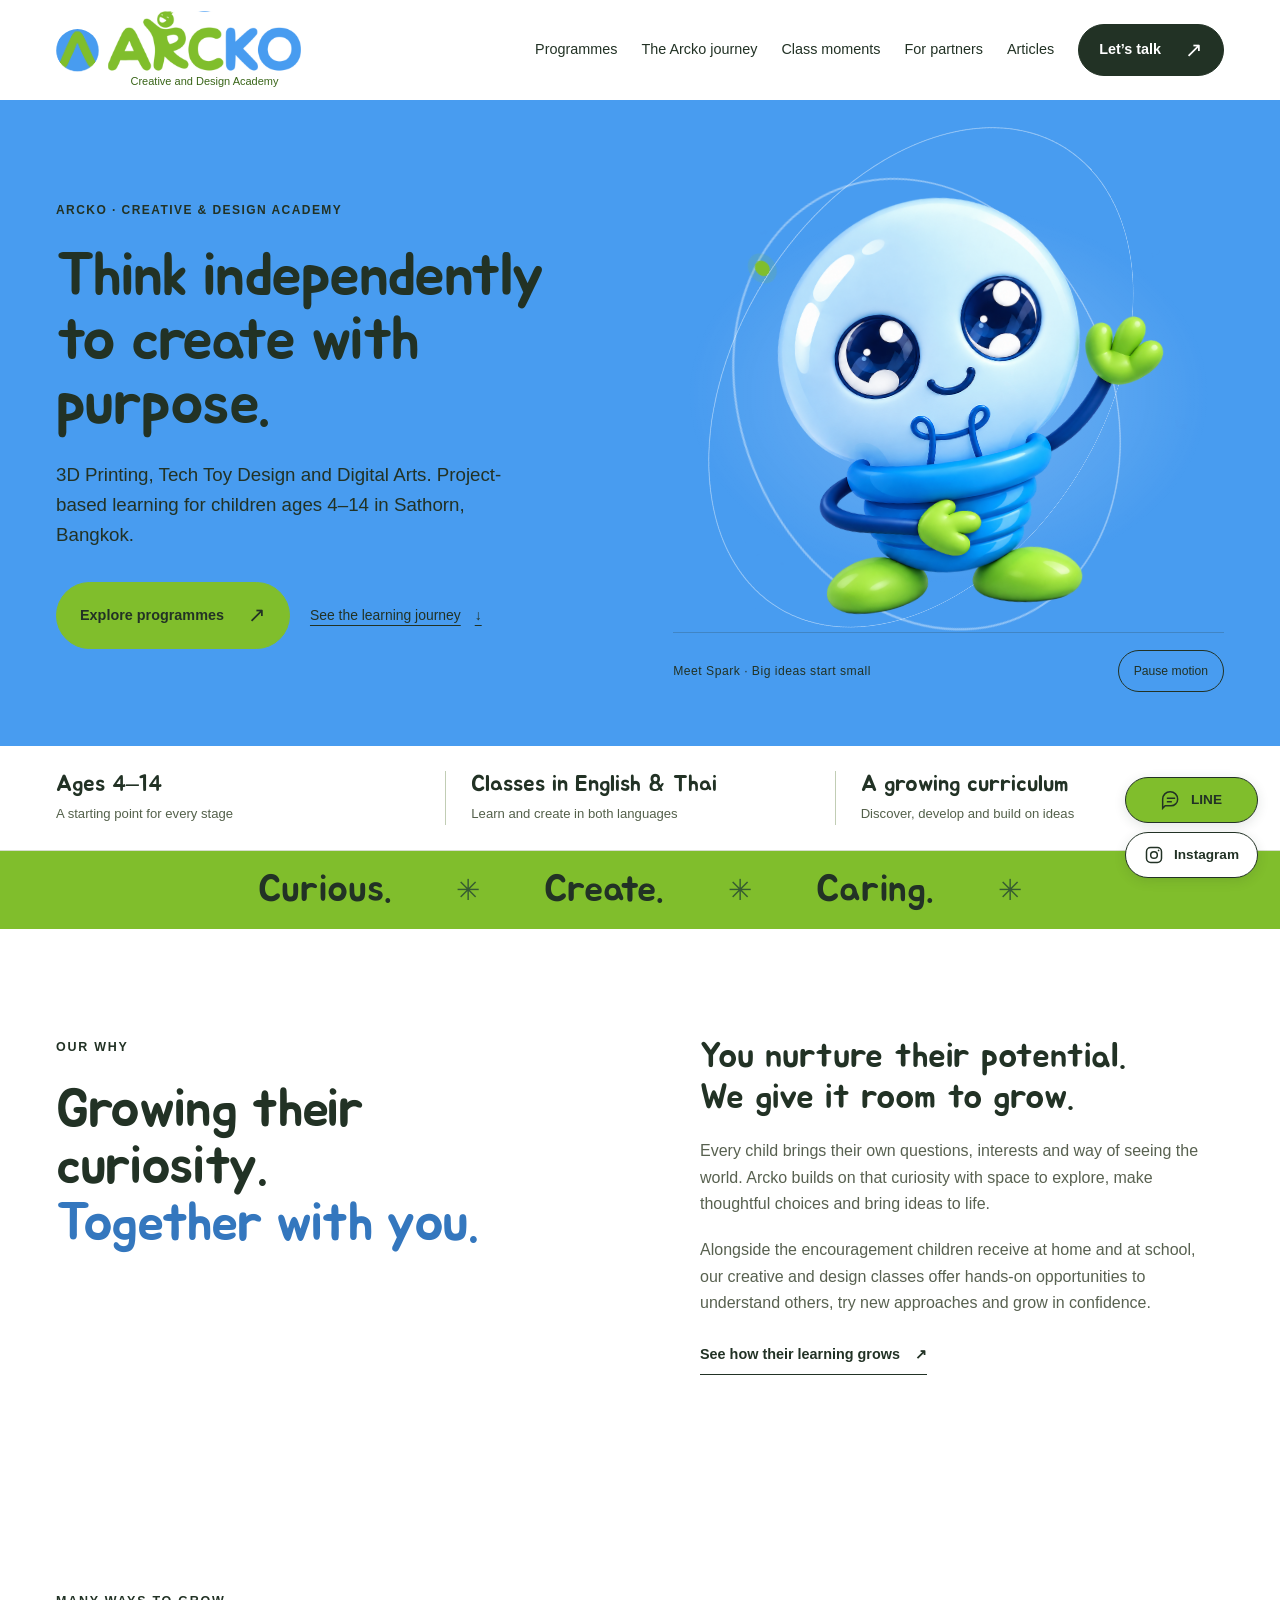
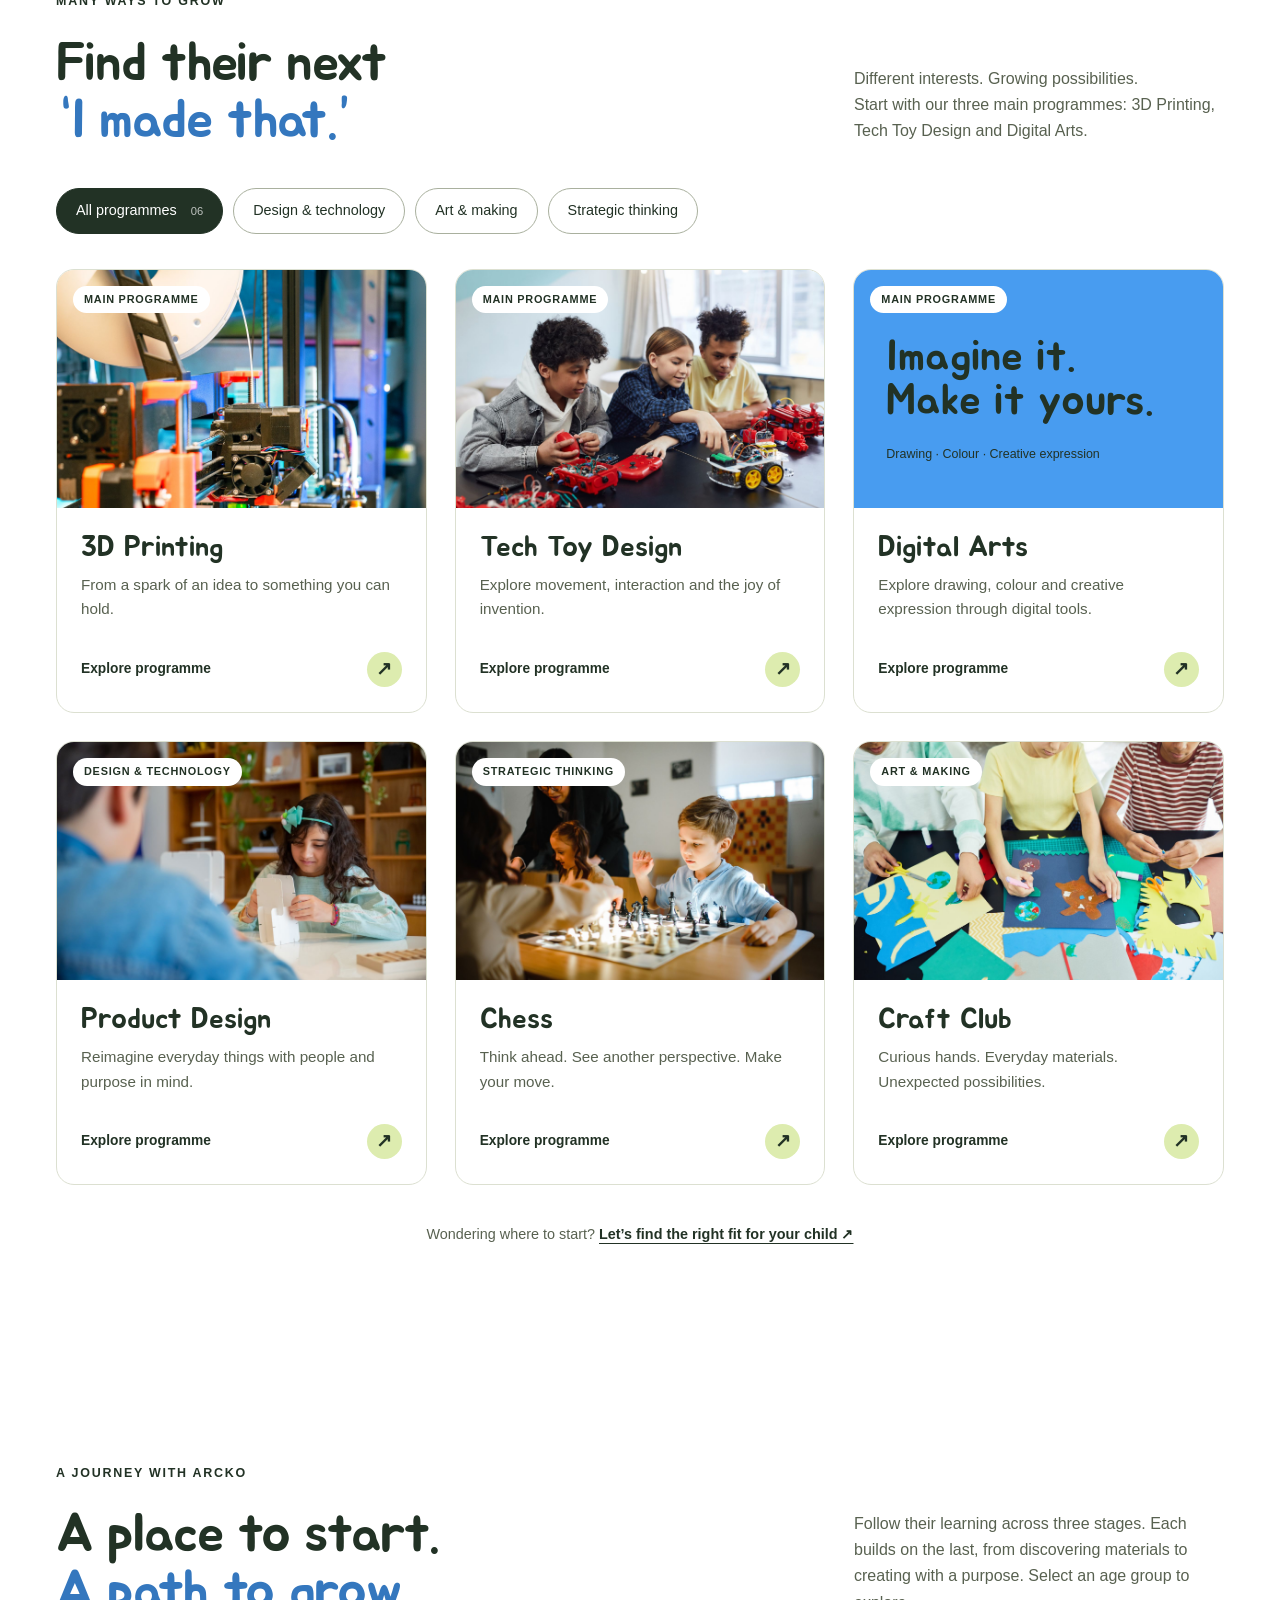
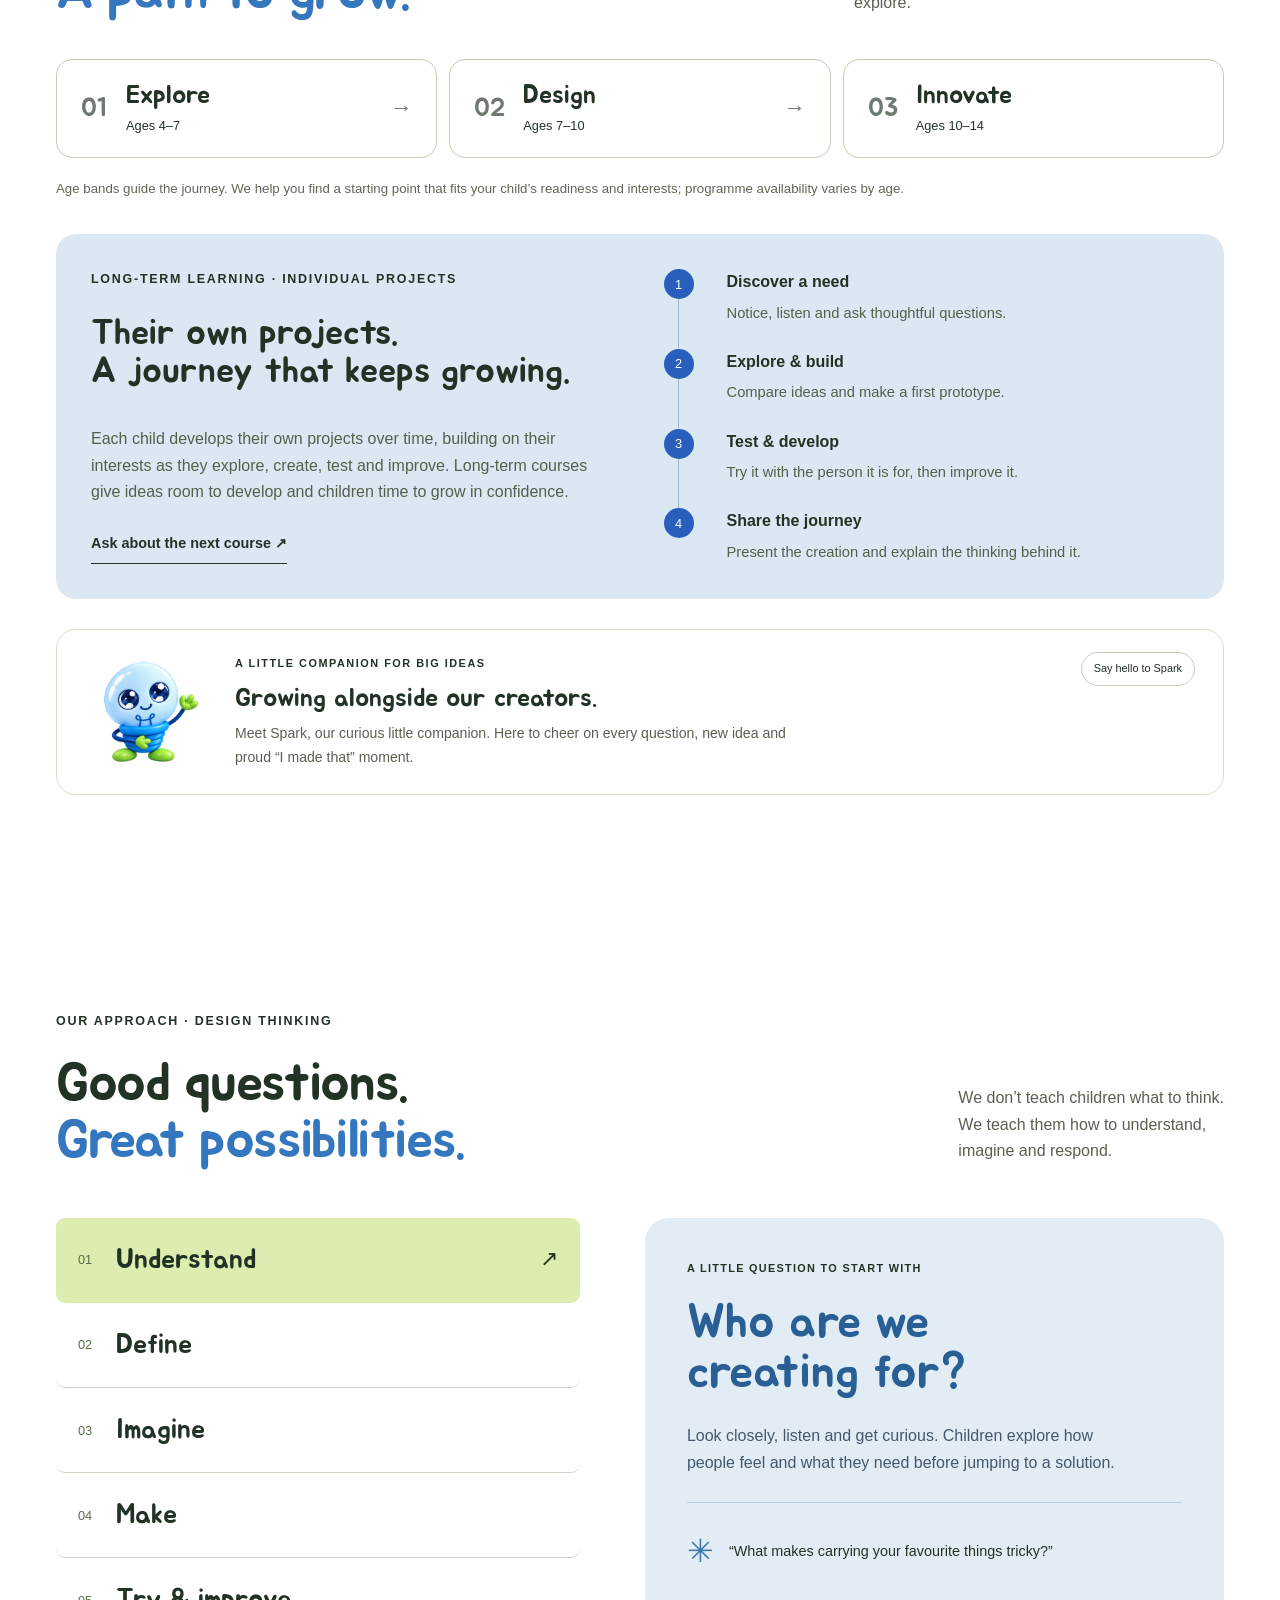
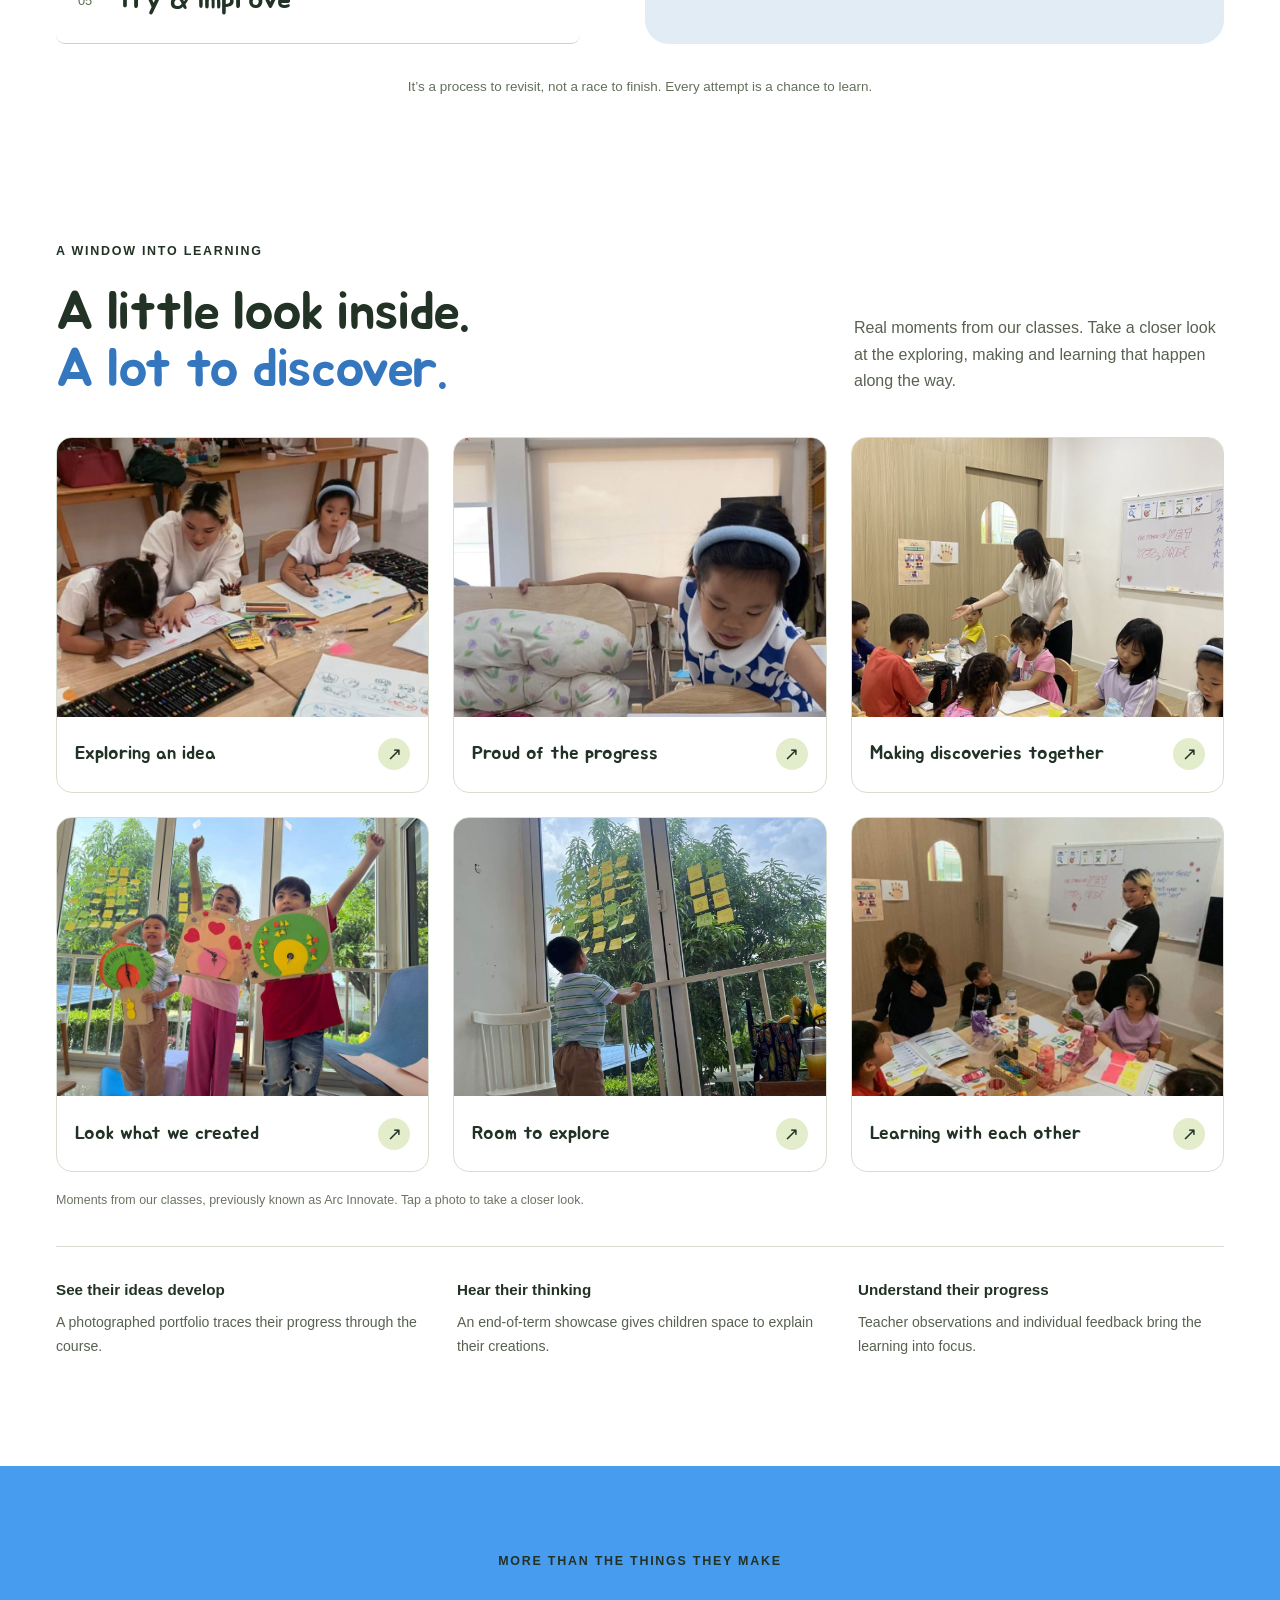
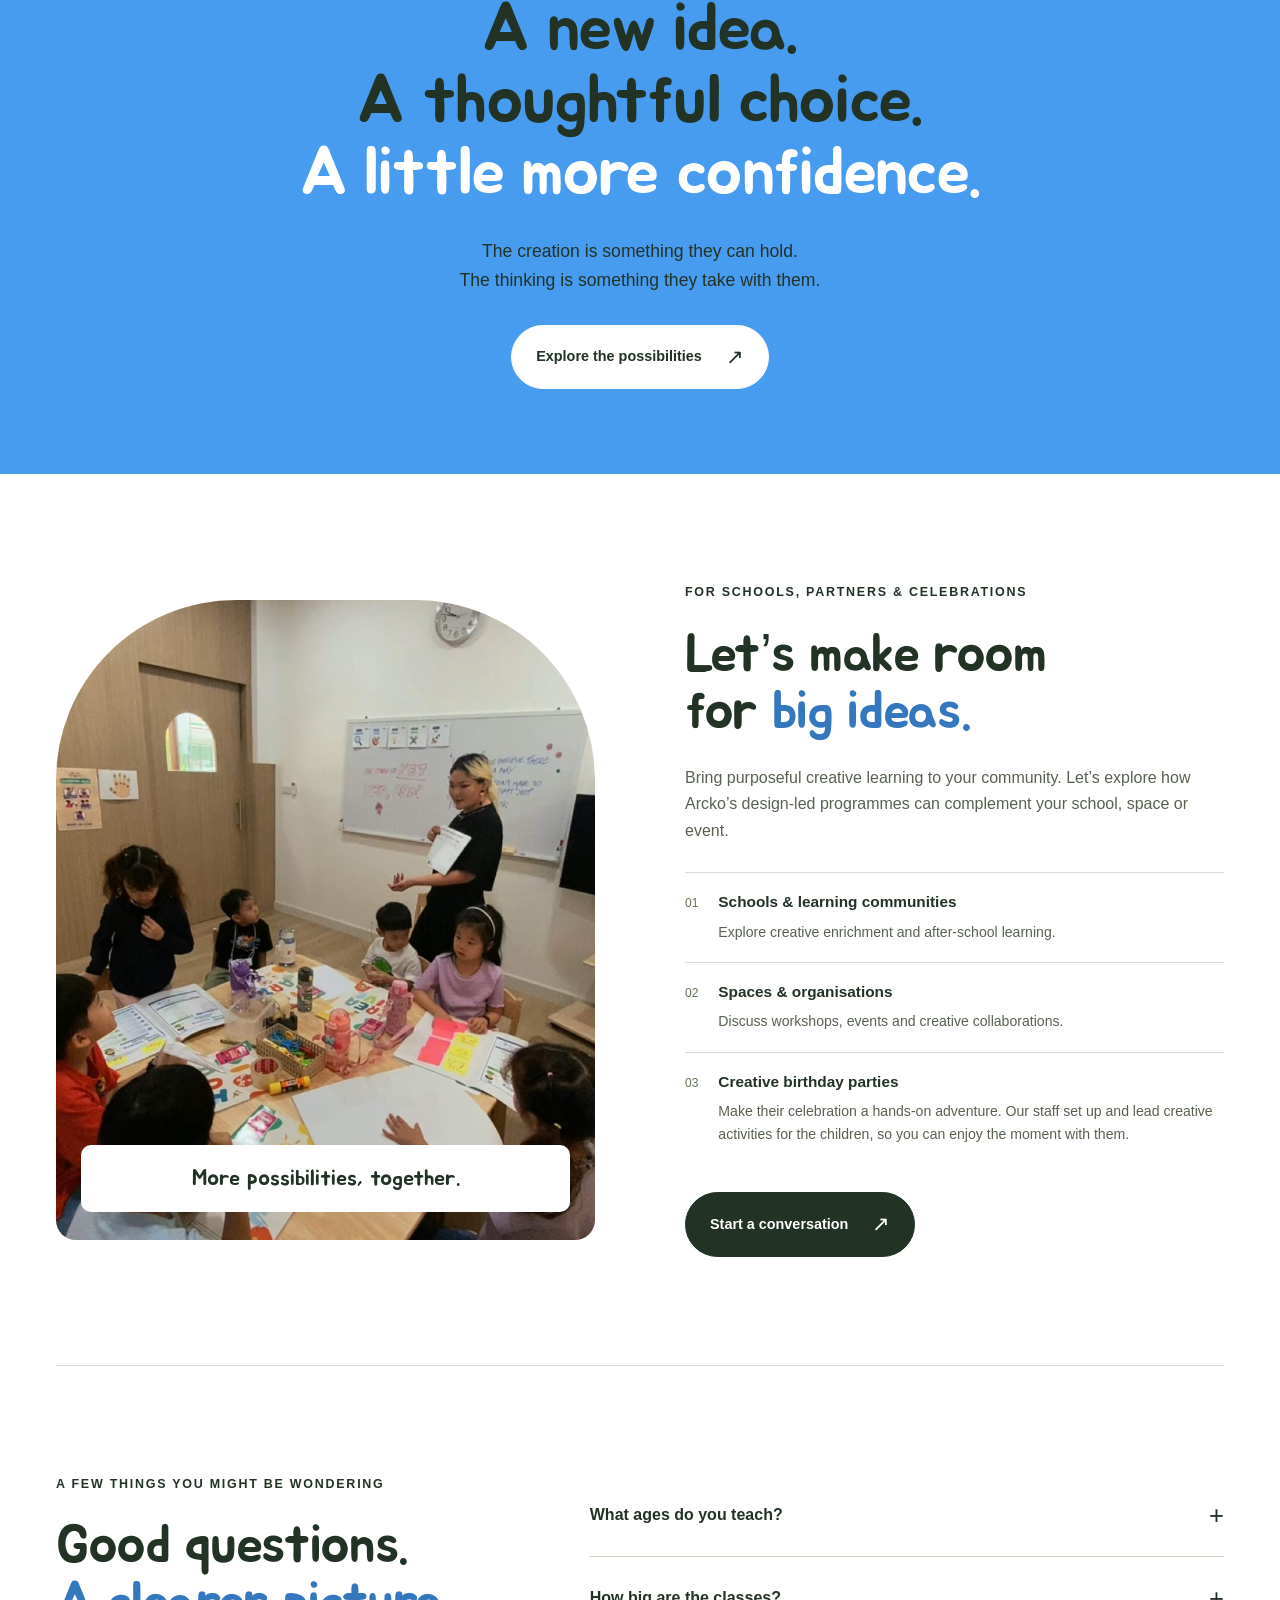
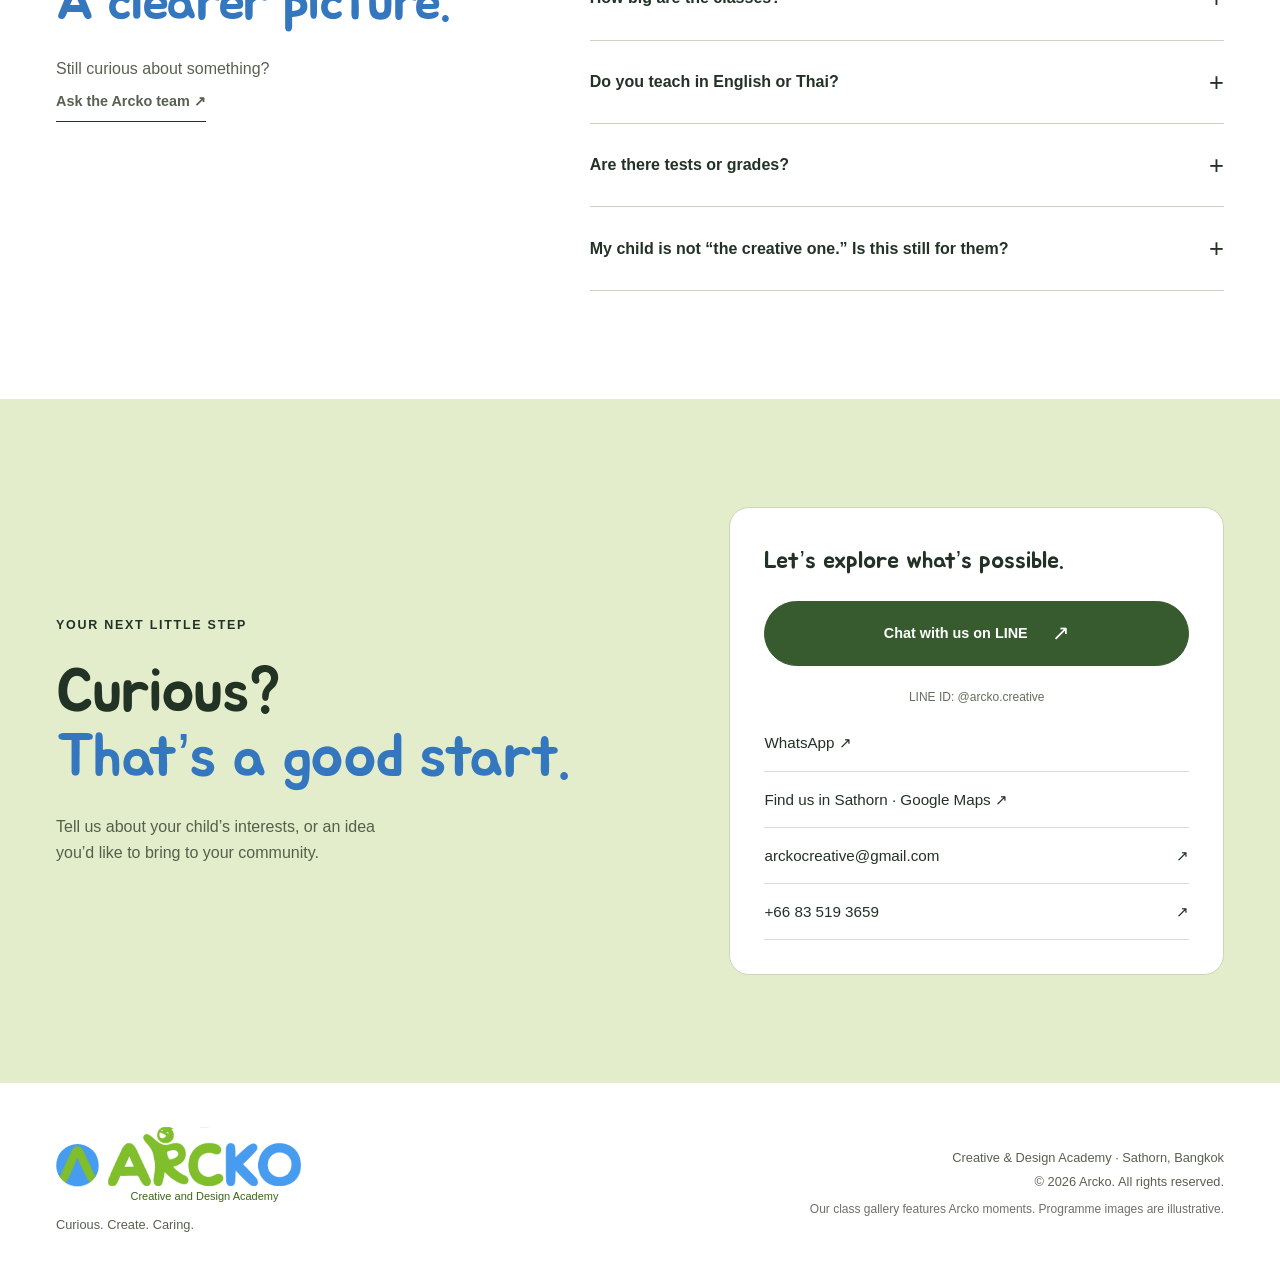
<file: index.html>
<!doctype html>
<html lang="en">
  <head>
    <meta charset="UTF-8" />
    <meta name="viewport" content="width=device-width, initial-scale=1" />
    <title>
      Creative, Design & 3D Printing Classes for Kids | Arcko Bangkok
    </title>
    <meta
      name="description"
      content="3D Printing, Tech Toy Design and Digital Arts classes for children ages 4–14 in Sathorn, Bangkok. Long-term projects, 90-minute classes, English and Thai."
    />
    <link rel="canonical" href="https://www.arckocreative.com/">
    <meta
      property="og:title"
      content="Arcko | Creative & Design Classes for Kids in Bangkok"
    />
    <meta
      property="og:description"
      content="Curious. Create. Caring. A growing curriculum in design, 3D printing and creative thinking, with classes of up to 8 children."
    />
    <meta property="og:type" content="website" />
    <meta property="og:url" content="https://www.arckocreative.com/">
    <meta property="og:locale" content="en_GB" />
    <meta property="og:image" content="https://www.arckocreative.com/assets/images/arcko-logo-lockup.png" />
    <meta property="og:image:width" content="1200" />
    <meta property="og:image:height" content="630" />
    <meta name="theme-color" content="#ffffff" />
    <link rel="icon" href="assets/images/arcko-logo-icon.png" />
    <link
      rel="preload"
      href="assets/fonts/jua-latin.ttf"
      as="font"
      type="font/ttf"
      crossorigin
    />
    <link rel="stylesheet" href="styles.css" />
    <script src="site-config.js" defer></script>
    <script src="marketing.js" defer></script>
    <script src="site.js" defer></script>
    <script type="application/ld+json">
{
  "@context": "https://schema.org",
  "@type": "EducationalOrganization",
  "name": "Arcko Creative & Design Academy",
  "url": "https://www.arckocreative.com/",
  "logo": "https://www.arckocreative.com/assets/images/arcko-logo-lockup.png",
  "email": "arckocreative@gmail.com",
  "telephone": "+66835193659",
  "description": "3D Printing, Tech Toy Design and Digital Arts for children ages 4–14 in Sathorn, Bangkok.",
  "sameAs": [
    "https://www.instagram.com/arcko.creative/",
    "https://lin.ee/Sv8YgSv"
  ],
  "hasMap": "https://maps.app.goo.gl/bFaTsB1kM1ziKFkr7",
  "areaServed": {
    "@type": "City",
    "name": "Bangkok"
  }
}
</script>
    <meta name="twitter:card" content="summary_large_image" />
    <meta name="twitter:title" content="Arcko Creative & Design Academy" />
    <meta
      name="twitter:description"
      content="3D Printing, Tech Toy Design and Digital Arts for kids in Sathorn, Bangkok."
    />
    <meta name="twitter:image" content="https://www.arckocreative.com/assets/images/arcko-logo-lockup.png" />
  
<meta name="facebook-domain-verification" content="xjo83a2fn84x3up4xct4ppqsqi4dl1" />
</head>
  <body>
    <a class="skip" href="#main">Skip to content</a>
    <header class="header">
      <a class="brand" href="#" aria-label="Arcko home"
        ><span class="brand-horizontal"
          ><span class="logo-crop logo-symbol" aria-hidden="true"
            ><img
              src="assets/images/arcko-logo-lockup.png"
              alt=""
              width="1500"
              height="1500" /></span
          ><span class="brand-name"
            ><span class="logo-crop logo-word"
              ><img
                src="assets/images/arcko-logo-lockup.png"
                alt="Arcko"
                width="1500"
                height="1500" /></span
            ><span class="brand-descriptor"
              >Creative and Design Academy</span
            ></span
          ></span
        ></a
      >
      <nav aria-label="Main navigation" id="nav">
        <a href="#programmes">Programmes</a
        ><a href="#learning-journey">The Arcko journey</a
        ><a href="#gallery">Class moments</a><a href="#partners">For partners</a
        ><a href="/articles/">Articles</a
        ><a class="button small" href="#contact"
          >Let’s talk <span aria-hidden="true">↗</span></a
        >
      </nav>
      <button
        class="menu-toggle"
        aria-expanded="false"
        aria-controls="nav"
        aria-label="Open navigation"
      >
        <span></span><span></span>
      </button>
    </header>
    <main id="main">
      <section class="mobile-connect" aria-label="Connect with Arcko">
        <div class="mobile-brand">
          <span class="logo-crop logo-stacked"
            ><img
              src="assets/images/arcko-logo-lockup.png"
              alt="Arcko"
              width="1500"
              height="1500" /></span
          ><span>CREATIVE & DESIGN ACADEMY</span>
        </div>
        <div class="mobile-intro">
          <div>
            <p class="eyebrow">SATHORN, BANGKOK</p>
            <h2>Think independently<br />to create with purpose.</h2>
          </div>
          <img
            class="mobile-mascot"
            src="assets/images/arcko-spark-wave.png"
            alt="Spark, Arcko’s waving lightbulb mascot"
            width="1305"
            height="1205"
          />
        </div>
        <p class="mobile-subjects">
          3D Printing · Tech Toy Design · Digital Arts
        </p>
        <nav class="connect-links" aria-label="Quick contact links">
          <a
            class="connect-link connect-line"
            href="https://lin.ee/Sv8YgSv"
            target="_blank"
            rel="noopener noreferrer"
            data-contact-method="line"
            ><span class="connect-icon" aria-hidden="true">L</span
            ><span><b>LINE</b><small>Chat with our team</small></span
            ><span aria-hidden="true">↗</span></a
          ><a
            class="connect-link connect-maps"
            href="https://maps.app.goo.gl/bFaTsB1kM1ziKFkr7"
            target="_blank"
            rel="noopener noreferrer"
            data-contact-method="maps"
            ><span class="connect-icon" aria-hidden="true">↗</span
            ><span><b>Google Maps</b><small>Find us in Sathorn</small></span
            ><span aria-hidden="true">↗</span></a
          ><a
            class="connect-link connect-instagram"
            href="https://www.instagram.com/arcko.creative/"
            target="_blank"
            rel="noopener noreferrer"
            data-contact-method="instagram"
            ><span class="connect-icon" aria-hidden="true">◎</span
            ><span><b>Instagram</b><small>A little look into Arcko</small></span
            ><span aria-hidden="true">↗</span></a
          >
        </nav>
        <p class="mobile-facts">
          Ages 4–14 · English & Thai · 90-minute classes
        </p>
        <a class="explore-site" href="#academy"
          >Explore the academy <span aria-hidden="true">↓</span></a
        >
      </section>
      <a class="mobile-articles" href="/articles/">Read our articles ↗</a>
      <div id="academy" tabindex="-1"></div>
      <section class="hero-bold" aria-labelledby="hero-title">
        <div class="wrap hero-bold-grid">
          <div class="hero-bold-copy">
            <p class="eyebrow">ARCKO · CREATIVE & DESIGN ACADEMY</p>
            <h1 id="hero-title">
              Think independently<br /><span>to create with purpose.</span>
            </h1>
            <p class="hero-description">
              3D Printing, Tech Toy Design and Digital Arts. Project-based
              learning for children ages 4–14 in Sathorn, Bangkok.
            </p>
            <div class="actions">
              <a class="button hero-primary" href="#programmes"
                >Explore programmes <span aria-hidden="true">↗</span></a
              ><a class="hero-secondary" href="#learning-journey"
                >See the learning journey <span aria-hidden="true">↓</span></a
              >
            </div>
          </div>
          <figure class="hero-motion-stage">
            <div class="hero-motion-canvas">
              <span class="hero-orbit" aria-hidden="true"
                ><i class="hero-orbit-dot"></i></span
              ><span
                class="hero-orbit hero-orbit-secondary"
                aria-hidden="true"
              ></span>
              <div class="hero-doodle-depth">
                <div class="hero-doodle-float">
                  <img
                    src="assets/images/arcko-spark-wave.png"
                    alt="Spark, Arcko’s friendly blue and green lightbulb mascot"
                    width="1305"
                    height="1205"
                    fetchpriority="high"
                  />
                </div>
              </div>
            </div>
            <figcaption class="hero-motion-caption">
              <span>Meet Spark · Big ideas start small</span
              ><button
                type="button"
                class="hero-motion-toggle"
                aria-pressed="false"
                hidden
              >
                Pause motion
              </button>
            </figcaption>
          </figure>
        </div>
      </section>
      <div class="hero-proof">
        <div class="wrap">
          <div>
            <b>Ages 4–14</b><span>A starting point for every stage</span>
          </div>
          <div>
            <b>Classes in English & Thai</b
            ><span>Learn and create in both languages</span>
          </div>
          <div>
            <b>A growing curriculum</b
            ><span>Discover, develop and build on ideas</span>
          </div>
        </div>
      </div>
      <div class="word-ribbon" aria-label="Curious. Create. Caring.">
        <span>Curious.</span
        ><span class="ribbon-symbol" aria-hidden="true">✳</span
        ><span>Create.</span
        ><span class="ribbon-symbol" aria-hidden="true">✳</span
        ><span>Caring.</span
        ><span class="ribbon-symbol" aria-hidden="true">✳</span>
      </div>
      <section id="about" class="about wrap section">
        <div>
          <p class="eyebrow">OUR WHY</p>
          <h2>
            Growing their curiosity.<br /><span class="blue"
              >Together with you.</span
            >
          </h2>
        </div>
        <div class="about-copy">
          <p class="large-copy">
            You nurture their potential.<br />We give it room to grow.
          </p>
          <p>
            Every child brings their own questions, interests and way of seeing
            the world. Arcko builds on that curiosity with space to explore,
            make thoughtful choices and bring ideas to life.
          </p>
          <p>
            Alongside the encouragement children receive at home and at school,
            our creative and design classes offer hands-on opportunities to
            understand others, try new approaches and grow in confidence.
          </p>
          <a class="text-link" href="#learning-journey"
            >See how their learning grows <span aria-hidden="true">↗</span></a
          >
        </div>
      </section>
      <section id="programmes" class="programmes section">
        <div class="wrap">
          <div class="section-top">
            <div>
              <p class="eyebrow">MANY WAYS TO GROW</p>
              <h2>
                Find their next<br /><span class="blue">“I made that.”</span>
              </h2>
            </div>
            <p>
              Different interests. Growing possibilities.<br />Start with our
              three main programmes: 3D Printing, Tech Toy Design and Digital
              Arts.
            </p>
          </div>
          <div class="filters" role="group" aria-label="Filter programmes">
            <button class="filter active" data-filter="all" aria-pressed="true">
              All programmes <span>06</span></button
            ><button class="filter" data-filter="design" aria-pressed="false">
              Design & technology</button
            ><button class="filter" data-filter="making" aria-pressed="false">
              Art & making</button
            ><button class="filter" data-filter="strategy" aria-pressed="false">
              Strategic thinking
            </button>
          </div>
          <p id="filter-status" class="sr-only" aria-live="polite"></p>
          <div class="programme-grid" id="programme-grid">
            <article class="programme-card" data-category="design">
              <div class="card-image">
                <img
                  src="assets/images/programme-3d-printing.jpg"
                  alt="A 3D printer creating a physical object"
                  loading="lazy"
                  width="600"
                  height="400"
                /><span class="card-label">MAIN PROGRAMME</span>
              </div>
              <div class="card-content">
                <h3>3D Printing</h3>
                <p>From a spark of an idea to something you can hold.</p>
                <button
                  class="card-open"
                  aria-label="Explore 3D Printing"
                  data-programme="0"
                >
                  Explore programme <span aria-hidden="true">↗</span>
                </button>
              </div>
            </article>
            <article class="programme-card" data-category="design">
              <div class="card-image">
                <img
                  src="assets/images/programme-tech-toy-design.jpg"
                  alt="Children exploring electronics together"
                  loading="lazy"
                  width="600"
                  height="400"
                /><span class="card-label">MAIN PROGRAMME</span>
              </div>
              <div class="card-content">
                <h3>Tech Toy Design</h3>
                <p>Explore movement, interaction and the joy of invention.</p>
                <button
                  class="card-open"
                  aria-label="Explore Tech Toy Design"
                  data-programme="2"
                >
                  Explore programme <span aria-hidden="true">↗</span>
                </button>
              </div>
            </article>
            <article class="programme-card" data-category="making">
              <div class="card-image digital-art-preview">
                <div class="digital-preview-label">
                  <span>DIGITAL ARTS</span
                  ><strong>Imagine it.<br />Make it yours.</strong
                  ><small>Drawing · Colour · Creative expression</small>
                </div>
                <span class="card-label">MAIN PROGRAMME</span>
              </div>
              <div class="card-content">
                <h3>Digital Arts</h3>
                <p>
                  Explore drawing, colour and creative expression through
                  digital tools.
                </p>
                <button class="card-open" data-programme="5">
                  Explore programme <span aria-hidden="true">↗</span>
                </button>
              </div>
            </article>
            <article class="programme-card" data-category="design">
              <div class="card-image">
                <img
                  src="assets/images/programme-product-design.jpg"
                  alt="Children exploring a cardboard creation"
                  loading="lazy"
                  width="600"
                  height="400"
                /><span class="card-label">DESIGN & TECHNOLOGY</span>
              </div>
              <div class="card-content">
                <h3>Product Design</h3>
                <p>
                  Reimagine everyday things with people and purpose in mind.
                </p>
                <button
                  class="card-open"
                  aria-label="Explore Product Design"
                  data-programme="1"
                >
                  Explore programme <span aria-hidden="true">↗</span>
                </button>
              </div>
            </article>
            <article class="programme-card" data-category="strategy">
              <div class="card-image">
                <img
                  src="assets/images/programme-chess.jpg"
                  alt="A child considering a move on a chessboard"
                  loading="lazy"
                  width="600"
                  height="400"
                /><span class="card-label">STRATEGIC THINKING</span>
              </div>
              <div class="card-content">
                <h3>Chess</h3>
                <p>Think ahead. See another perspective. Make your move.</p>
                <button
                  class="card-open"
                  aria-label="Explore Chess"
                  data-programme="3"
                >
                  Explore programme <span aria-hidden="true">↗</span>
                </button>
              </div>
            </article>
            <article class="programme-card" data-category="making">
              <div class="card-image">
                <img
                  src="assets/images/programme-craft-club.jpg"
                  alt="Children making colourful crafts"
                  loading="lazy"
                  width="600"
                  height="400"
                /><span class="card-label">ART & MAKING</span>
              </div>
              <div class="card-content">
                <h3>Craft Club</h3>
                <p>
                  Curious hands. Everyday materials. Unexpected possibilities.
                </p>
                <button
                  class="card-open"
                  aria-label="Explore Craft Club"
                  data-programme="4"
                >
                  Explore programme <span aria-hidden="true">↗</span>
                </button>
              </div>
            </article>
          </div>
          <p class="programme-foot">
            Wondering where to start?
            <a href="#contact">Let’s find the right fit for your child ↗</a>
          </p>
        </div>
      </section>
      <section id="learning-journey" class="learning-path section">
        <div class="wrap">
          <div class="section-top">
            <div>
              <p class="eyebrow">A JOURNEY WITH ARCKO</p>
              <h2>
                A place to start.<br /><span class="blue">A path to grow.</span>
              </h2>
            </div>
            <p>
              Follow their learning across three stages. Each builds on the
              last, from discovering materials to creating with a purpose.
              Select an age group to explore.
            </p>
          </div>
          <div class="curriculum-browser">
            <div class="stage-tabs" aria-label="Learning stages">
              <div id="stage-tab-1" class="stage-tab stage-overview">
                <span class="stage-tab-number">01</span
                ><span><b>Explore</b><small>Ages 4–7</small></span
                ><span class="stage-arrow" aria-hidden="true">→</span>
              </div>
              <div id="stage-tab-2" class="stage-tab stage-overview">
                <span class="stage-tab-number">02</span
                ><span><b>Design</b><small>Ages 7–10</small></span
                ><span class="stage-arrow" aria-hidden="true">→</span>
              </div>
              <div id="stage-tab-3" class="stage-tab stage-overview">
                <span class="stage-tab-number">03</span
                ><span><b>Innovate</b><small>Ages 10–14</small></span>
              </div>
            </div>
            <div class="stage-panels"></div>
          </div>
          <p class="path-note">
            Age bands guide the journey. We help you find a starting point that
            fits your child’s readiness and interests; programme availability
            varies by age.
          </p>
          <div class="course-story">
            <div>
              <p class="eyebrow">LONG-TERM LEARNING · INDIVIDUAL PROJECTS</p>
              <h3>Their own projects.<br />A journey that keeps growing.</h3>
              <p>
                Each child develops their own projects over time, building on
                their interests as they explore, create, test and improve.
                Long-term courses give ideas room to develop and children time
                to grow in confidence.
              </p>
              <a
                class="text-link"
                data-contact-method="email"
                href="mailto:arckocreative@gmail.com?subject=Long-term%20course%20enquiry"
                >Ask about the next course ↗</a
              >
            </div>
            <ol>
              <li>
                <b>Discover a need</b
                ><span>Notice, listen and ask thoughtful questions.</span>
              </li>
              <li>
                <b>Explore & build</b
                ><span>Compare ideas and make a first prototype.</span>
              </li>
              <li>
                <b>Test & develop</b
                ><span>Try it with the person it is for, then improve it.</span>
              </li>
              <li>
                <b>Share the journey</b
                ><span
                  >Present the creation and explain the thinking behind
                  it.</span
                >
              </li>
            </ol>
          </div>
          <div class="mascot-space">
            <img
              src="assets/images/arcko-spark-wave.png"
              alt="Spark, Arcko’s lightbulb mascot"
              width="1305"
              height="1205"
              loading="lazy"
            />
            <div>
              <p class="eyebrow">A LITTLE COMPANION FOR BIG IDEAS</p>
              <h3>Growing alongside our creators.</h3>
              <p>
                Meet Spark, our curious little companion. Here to cheer on every
                question, new idea and proud “I made that” moment.
              </p>
            </div>
            <span class="concept-tag">Say hello to Spark</span>
          </div>
        </div>
      </section>
      <section id="approach" class="approach section wrap">
        <div class="section-top">
          <div>
            <p class="eyebrow">OUR APPROACH · DESIGN THINKING</p>
            <h2>
              Good questions.<br /><span class="blue"
                >Great possibilities.</span
              >
            </h2>
          </div>
          <p>
            We don’t teach children what to think.<br />We teach them how to
            understand,<br />imagine and respond.
          </p>
        </div>
        <div class="journey">
          <div
            class="journey-steps"
            role="group"
            aria-label="Explore our Design Thinking process"
          >
            <button class="step active" aria-pressed="true" data-step="0">
              <span>01</span>Understand <b>↗</b></button
            ><button class="step" aria-pressed="false" data-step="1">
              <span>02</span>Define <b>↗</b></button
            ><button class="step" aria-pressed="false" data-step="2">
              <span>03</span>Imagine <b>↗</b></button
            ><button class="step" aria-pressed="false" data-step="3">
              <span>04</span>Make <b>↗</b></button
            ><button class="step" aria-pressed="false" data-step="4">
              <span>05</span>Try & improve <b>↗</b>
            </button>
          </div>
          <div class="journey-detail" aria-live="polite">
            <span class="detail-label">A LITTLE QUESTION TO START WITH</span>
            <h3 id="step-question">Who are we<br />creating for?</h3>
            <p id="step-description">
              Look closely, listen and get curious. Children explore how people
              feel and what they need before jumping to a solution.
            </p>
            <div class="question-note">
              <span aria-hidden="true">✳</span>
              <p id="step-example">
                “What makes carrying your favourite things tricky?”
              </p>
            </div>
          </div>
        </div>
        <p class="journey-footer">
          It’s a process to revisit, not a race to finish. Every attempt is a
          chance to learn.
        </p>
      </section>
      <section id="gallery" class="gallery-section section wrap">
        <div class="section-top">
          <div>
            <p class="eyebrow">A WINDOW INTO LEARNING</p>
            <h2>
              A little look inside.<br /><span class="blue"
                >A lot to discover.</span
              >
            </h2>
          </div>
          <p>
            Real moments from our classes. Take a closer look at the exploring,
            making and learning that happen along the way.
          </p>
        </div>
        <div class="class-gallery">
          <button
            class="gallery-photo"
            data-gallery="assets/images/arcko-class-drawing.jpg"
            data-caption="Exploring an idea"
            aria-label="Enlarge photo: Children drawing around a table in an Arcko class"
          >
            <img
              src="assets/images/arcko-class-drawing.jpg"
              alt="Children drawing around a table in an Arcko class"
              width="1600"
              height="1200"
              loading="lazy"
            /><span>Exploring an idea<b aria-hidden="true">↗</b></span></button
          ><button
            class="gallery-photo"
            data-gallery="assets/images/arcko-student-sketches.jpg"
            data-caption="Proud of the progress"
            aria-label="Enlarge photo: A student sharing their drawings at Arcko"
          >
            <img
              src="assets/images/arcko-student-sketches.jpg"
              alt="A student sharing their drawings at Arcko"
              width="1600"
              height="1200"
              loading="lazy"
            /><span
              >Proud of the progress<b aria-hidden="true">↗</b></span
            ></button
          ><button
            class="gallery-photo"
            data-gallery="assets/images/arcko-class-making.jpg"
            data-caption="Making discoveries together"
            aria-label="Enlarge photo: Arcko children and educators making at a classroom table"
          >
            <img
              src="assets/images/arcko-class-making.jpg"
              alt="Arcko children and educators making at a classroom table"
              width="1600"
              height="1200"
              loading="lazy"
            /><span
              >Making discoveries together<b aria-hidden="true">↗</b></span
            ></button
          ><button
            class="gallery-photo"
            data-gallery="assets/images/arcko-students-showcase.jpg"
            data-caption="Look what we created"
            aria-label="Enlarge photo: Three Arcko students presenting their colourful artwork"
          >
            <img
              src="assets/images/arcko-students-showcase.jpg"
              alt="Three Arcko students presenting their colourful artwork"
              width="1600"
              height="1200"
              loading="lazy"
            /><span
              >Look what we created<b aria-hidden="true">↗</b></span
            ></button
          ><button
            class="gallery-photo"
            data-gallery="assets/images/arcko-class-exploration.jpg"
            data-caption="Room to explore"
            aria-label="Enlarge photo: A child creating by the classroom window"
          >
            <img
              src="assets/images/arcko-class-exploration.jpg"
              alt="A child creating by the classroom window"
              width="1600"
              height="1200"
              loading="lazy"
            /><span>Room to explore<b aria-hidden="true">↗</b></span></button
          ><button
            class="gallery-photo"
            data-gallery="assets/images/arcko-class-collaboration.jpg"
            data-caption="Learning with each other"
            aria-label="Enlarge photo: Children and a teacher together during an Arcko workshop"
          >
            <img
              src="assets/images/arcko-class-collaboration.jpg"
              alt="Children and a teacher together during an Arcko workshop"
              width="1600"
              height="1200"
              loading="lazy"
            /><span>Learning with each other<b aria-hidden="true">↗</b></span>
          </button>
        </div>
        <p class="gallery-disclaimer">
          Moments from our classes, previously known as Arc Innovate. Tap a
          photo to take a closer look.
        </p>
        <div class="learning-evidence">
          <div>
            <b>See their ideas develop</b>
            <p>
              A photographed portfolio traces their progress through the course.
            </p>
          </div>
          <div>
            <b>Hear their thinking</b>
            <p>
              An end-of-term showcase gives children space to explain their
              creations.
            </p>
          </div>
          <div>
            <b>Understand their progress</b>
            <p>
              Teacher observations and individual feedback bring the learning
              into focus.
            </p>
          </div>
        </div>
      </section>
      <section class="belief">
        <div class="wrap belief-inner">
          <p class="eyebrow">MORE THAN THE THINGS THEY MAKE</p>
          <h2>
            A new idea.<br />A thoughtful choice.<br /><span
              >A little more confidence.</span
            >
          </h2>
          <p>
            The creation is something they can hold.<br />The thinking is
            something they take with them.
          </p>
          <a class="button cream" href="#programmes"
            >Explore the possibilities <span aria-hidden="true">↗</span></a
          >
        </div>
      </section>
      <section id="partners" class="partners section wrap">
        <div class="partner-photo">
          <img
            data-photo="partners"
            alt="A creative learning space for children to collaborate"
            loading="lazy"
          /><span class="image-tag">More possibilities, together.</span>
        </div>
        <div class="partner-copy">
          <p class="eyebrow">FOR SCHOOLS, PARTNERS & CELEBRATIONS</p>
          <h2>Let’s make room<br />for <span class="blue">big ideas.</span></h2>
          <p>
            Bring purposeful creative learning to your community. Let’s explore
            how Arcko’s design-led programmes can complement your school, space
            or event.
          </p>
          <div class="partner-options">
            <div>
              <span>01</span>
              <div>
                <h3>Schools & learning communities</h3>
                <p>Explore creative enrichment and after-school learning.</p>
              </div>
            </div>
            <div>
              <span>02</span>
              <div>
                <h3>Spaces & organisations</h3>
                <p>Discuss workshops, events and creative collaborations.</p>
              </div>
            </div>
            <div>
              <span>03</span>
              <div>
                <h3>Creative birthday parties</h3>
                <p>
                  Make their celebration a hands-on adventure. Our staff set up
                  and lead creative activities for the children, so you can
                  enjoy the moment with them.
                </p>
              </div>
            </div>
          </div>
          <a
            class="button"
            data-contact-method="email"
            href="mailto:arckocreative@gmail.com?subject=Partnership%20enquiry%20%E2%80%94%20Arcko"
            >Start a conversation <span aria-hidden="true">↗</span></a
          >
        </div>
      </section>
      <section id="faq" class="faq section wrap">
        <div>
          <p class="eyebrow">A FEW THINGS YOU MIGHT BE WONDERING</p>
          <h2>
            Good questions.<br /><span class="blue">A clearer picture.</span>
          </h2>
          <p>
            Still curious about something?<br /><a
              class="text-link"
              href="#contact"
              >Ask the Arcko team ↗</a
            >
          </p>
        </div>
        <div class="faq-list">
          <details>
            <summary>
              What ages do you teach?<span aria-hidden="true">+</span>
            </summary>
            <p>
              We welcome children ages 4–14 across three stages: ages 4–7, 7–10
              and 10–14. Suitable ages vary by programme. We can help you choose
              a class that fits your child’s readiness and interests.
            </p>
          </details>
          <details>
            <summary>
              How big are the classes?<span aria-hidden="true">+</span>
            </summary>
            <p>
              Our 90-minute classes have a maximum of 8 children, giving each
              child space to participate and receive guidance. Contact us for
              the current course schedule.
            </p>
          </details>
          <details>
            <summary>
              Do you teach in English or Thai?<span aria-hidden="true">+</span>
            </summary>
            <p>
              Our classes are delivered bilingually in English and Thai, so
              children can follow, contribute and feel comfortable as they
              learn.
            </p>
          </details>
          <details>
            <summary>
              Are there tests or grades?<span aria-hidden="true">+</span>
            </summary>
            <p>
              There are no tests or grades. We follow each child’s progress
              through teacher observations, a photographed portfolio, an
              end-of-term showcase and an individual written report.
            </p>
          </details>
          <details>
            <summary>
              My child is not “the creative one.” Is this still for them?<span
                aria-hidden="true"
                >+</span
              >
            </summary>
            <p>
              Yes. Children do not need to be confident artists to begin. Our
              classes invite them to ask questions, explore possibilities and
              work through ideas at their own pace. Curiosity is a wonderful
              starting point.
            </p>
          </details>
        </div>
      </section>
      <section id="contact" class="contact section">
        <div class="wrap contact-inner">
          <div>
            <p class="eyebrow">YOUR NEXT LITTLE STEP</p>
            <h2>
              Curious?<br /><span class="blue">That’s a good start.</span>
            </h2>
            <p>
              Tell us about your child’s interests, or an idea<br
                class="desktop"
              />
              you’d like to bring to your community.
            </p>
          </div>
          <div class="contact-card">
            <p>Let’s explore what’s possible.</p>
            <button
              class="button line-button"
              data-line
              data-contact-method="line"
            >
              Chat with us on LINE <span aria-hidden="true">↗</span></button
            ><span class="contact-or">LINE ID: @arcko.creative</span
            ><a
              href="https://wa.me/66835193659"
              target="_blank"
              rel="noopener noreferrer"
              >WhatsApp ↗</a
            ><a
              href="https://maps.app.goo.gl/bFaTsB1kM1ziKFkr7"
              target="_blank"
              rel="noopener noreferrer"
              >Find us in Sathorn · Google Maps ↗</a
            ><a
              data-contact-method="email"
              href="mailto:arckocreative@gmail.com"
              >arckocreative@gmail.com <span aria-hidden="true">↗</span></a
            ><a data-contact-method="phone" href="tel:+66835193659"
              >+66 83 519 3659 <span aria-hidden="true">↗</span></a
            >
          </div>
        </div>
      </section>
    </main>
    <dialog
      id="gallery-dialog"
      class="dialog gallery-dialog"
      aria-label="Class photo"
    >
      <button class="close-dialog" aria-label="Close image">×</button
      ><img id="gallery-large" alt="" />
      <p id="gallery-caption"></p>
    </dialog>
    <footer class="wrap footer">
      <div>
        <a href="#" class="brand footer-brand" aria-label="Arcko home"
          ><span class="brand-horizontal"
            ><span class="logo-crop logo-symbol" aria-hidden="true"
              ><img
                src="assets/images/arcko-logo-lockup.png"
                alt=""
                width="1500"
                height="1500" /></span
            ><span class="brand-name"
              ><span class="logo-crop logo-word"
                ><img
                  src="assets/images/arcko-logo-lockup.png"
                  alt="Arcko"
                  width="1500"
                  height="1500" /></span
              ><span class="brand-descriptor"
                >Creative and Design Academy</span
              ></span
            ></span
          ></a
        >
        <p>Curious. Create. Caring.</p>
      </div>
      <div class="footer-right">
        <p>Creative & Design Academy · Sathorn, Bangkok</p>
        <p>© <span id="year">2026</span> Arcko. All rights reserved.</p>
        <small
          >Our class gallery features Arcko moments. Programme images are
          illustrative.</small
        >
      </div>
    </footer>
    <dialog id="programme-dialog" class="dialog">
      <button class="close-dialog" aria-label="Close programme details">
        ×</button
      ><img id="dialog-image" alt="" />
      <div class="dialog-content">
        <p id="dialog-label" class="eyebrow"></p>
        <h2 id="dialog-title"></h2>
        <p id="dialog-description"></p>
        <h3>What children explore</h3>
        <ul id="dialog-outcomes"></ul>
        <p class="dialog-note">
          Ask us about suitable ages, current availability and class locations.
        </p>
        <a
          class="button"
          id="programme-enquiry"
          data-contact-method="email"
          href="mailto:arckocreative@gmail.com"
          >Ask about this programme ↗</a
        >
      </div>
    </dialog>
    <dialog id="line-dialog" class="dialog line-dialog">
      <button class="close-dialog" aria-label="Close contact options">×</button>
      <p class="eyebrow">LET’S CONNECT</p>
      <h2>Say hello<br />to Arcko.</h2>
      <p>
        Our LINE contact link will be available soon. In the meantime, we’d love
        to hear from you by email or phone.
      </p>
      <a
        class="button"
        data-contact-method="email"
        href="mailto:arckocreative@gmail.com"
        >Email Arcko ↗</a
      ><a class="phone-link" data-contact-method="phone" href="tel:+66835193659"
        >Call +66 83 519 3659</a
      >
    </dialog>
    <nav class="social-shortcuts" aria-label="Contact Arcko">
      <a
        class="social-line"
        href="https://lin.ee/Sv8YgSv"
        target="_blank"
        rel="noopener noreferrer"
        data-contact-method="line"
        aria-label="Chat with Arcko on LINE (opens in a new tab)"
        ><svg
          viewBox="0 0 24 24"
          fill="none"
          stroke="currentColor"
          stroke-width="1.8"
          aria-hidden="true"
        >
          <path d="M20 11a8 8 0 0 1-8 8H5l-3 3V11a9 9 0 0 1 18 0Z" />
          <path d="M7 10h10M7 14h6" /></svg
        >LINE</a
      ><a
        href="https://www.instagram.com/arcko.creative/"
        target="_blank"
        rel="noopener noreferrer"
        data-contact-method="instagram"
        aria-label="Visit Arcko on Instagram (opens in a new tab)"
        ><svg
          viewBox="0 0 24 24"
          fill="none"
          stroke="currentColor"
          stroke-width="1.8"
          aria-hidden="true"
        >
          <rect x="3" y="3" width="18" height="18" rx="5" />
          <circle cx="12" cy="12" r="4" />
          <circle
            cx="17.5"
            cy="6.5"
            r="1"
            fill="currentColor"
            stroke="none"
          /></svg
        >Instagram</a
      >
    </nav>
  </body>
</html>
</file>
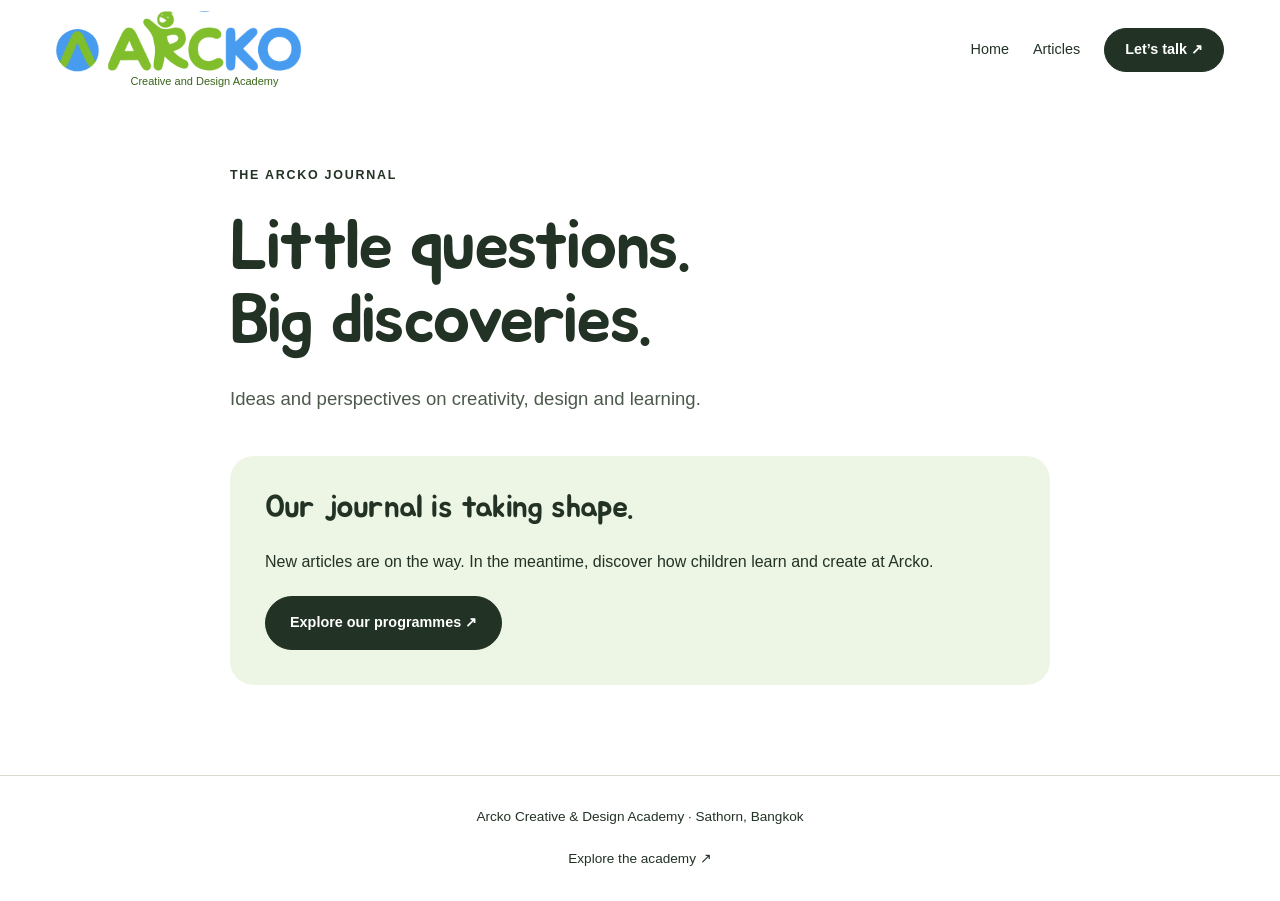
<file: articles/index.html>
<!doctype html>
<html lang="en">
  <head>
    <meta charset="utf-8" />
    <meta name="viewport" content="width=device-width,initial-scale=1" />
    <title>Articles for curious families | Arcko</title>
    <meta
      name="description"
      content="Explore creative learning, design thinking and ideas for families from Arcko Creative &amp; Design Academy in Sathorn, Bangkok."
    />
    <link
      rel="canonical"
      href="https://www.arc-international-edu.com/articles/"
    />
    <meta property="og:title" content="Articles for curious families" />
    <meta
      property="og:description"
      content="Explore creative learning, design thinking and ideas for families from Arcko Creative &amp; Design Academy in Sathorn, Bangkok."
    />
    <meta
      property="og:url"
      content="https://www.arc-international-edu.com/articles/"
    />
    <meta property="og:type" content="website" />
    <meta name="twitter:card" content="summary" />
    <link rel="stylesheet" href="/styles.css" />
    <script type="application/ld+json">
      {
        "@context": "https://schema.org",
        "@type": "CollectionPage",
        "name": "Arcko Articles",
        "url": "https://www.arc-international-edu.com/articles/"
      }
    </script>
  </head>
  <body>
    <a class="skip" href="#article-main">Skip to content</a>
    <header class="header article-header">
      <a class="brand" href="/" aria-label="Arcko home"
        ><span class="brand-horizontal"
          ><span class="logo-crop logo-symbol" aria-hidden="true"
            ><img
              src="/assets/images/arcko-logo-lockup.png"
              alt=""
              width="1500"
              height="1500" /></span
          ><span class="brand-name"
            ><span class="logo-crop logo-word"
              ><img
                src="/assets/images/arcko-logo-lockup.png"
                alt="Arcko"
                width="1500"
                height="1500" /></span
            ><span class="brand-descriptor"
              >Creative and Design Academy</span
            ></span
          ></span
        ></a
      >
      <nav aria-label="Main navigation">
        <a href="/">Home</a><a href="/articles/" aria-current="page">Articles</a
        ><a class="button small" href="https://lin.ee/Sv8YgSv">Let’s talk ↗</a>
      </nav>
    </header>
    <main id="article-main" class="article-main">
      <p class="eyebrow">THE ARCKO JOURNAL</p>
      <h1>Little questions.<br />Big discoveries.</h1>
      <p class="article-lead">
        Ideas and perspectives on creativity, design and learning.
      </p>
      <div class="article-empty">
        <h2>Our journal is taking shape.</h2>
        <p>
          New articles are on the way. In the meantime, discover how children
          learn and create at Arcko.
        </p>
        <a class="button" href="/#programmes">Explore our programmes ↗</a>
      </div>
    </main>
    <footer class="article-footer">
      <p>Arcko Creative & Design Academy · Sathorn, Bangkok</p>
      <a href="/">Explore the academy ↗</a>
    </footer>
  </body>
</html>
</file>
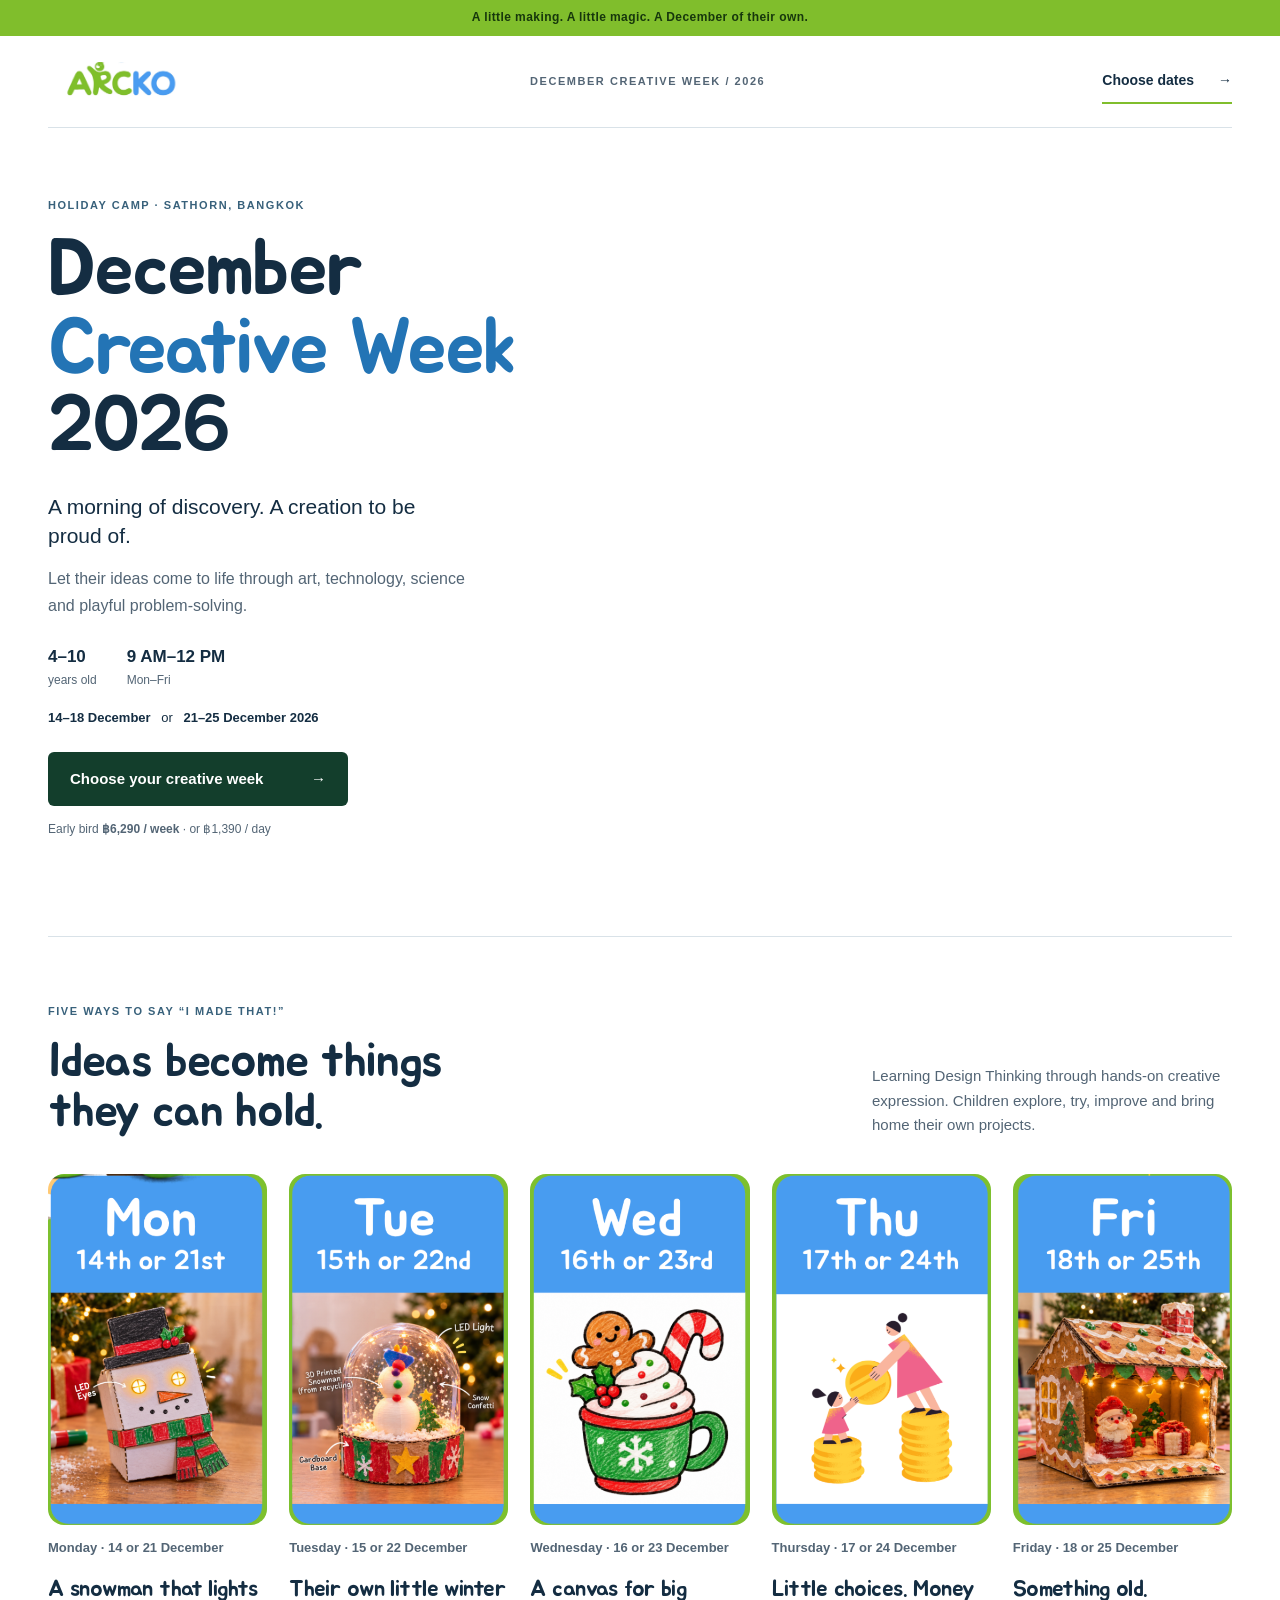
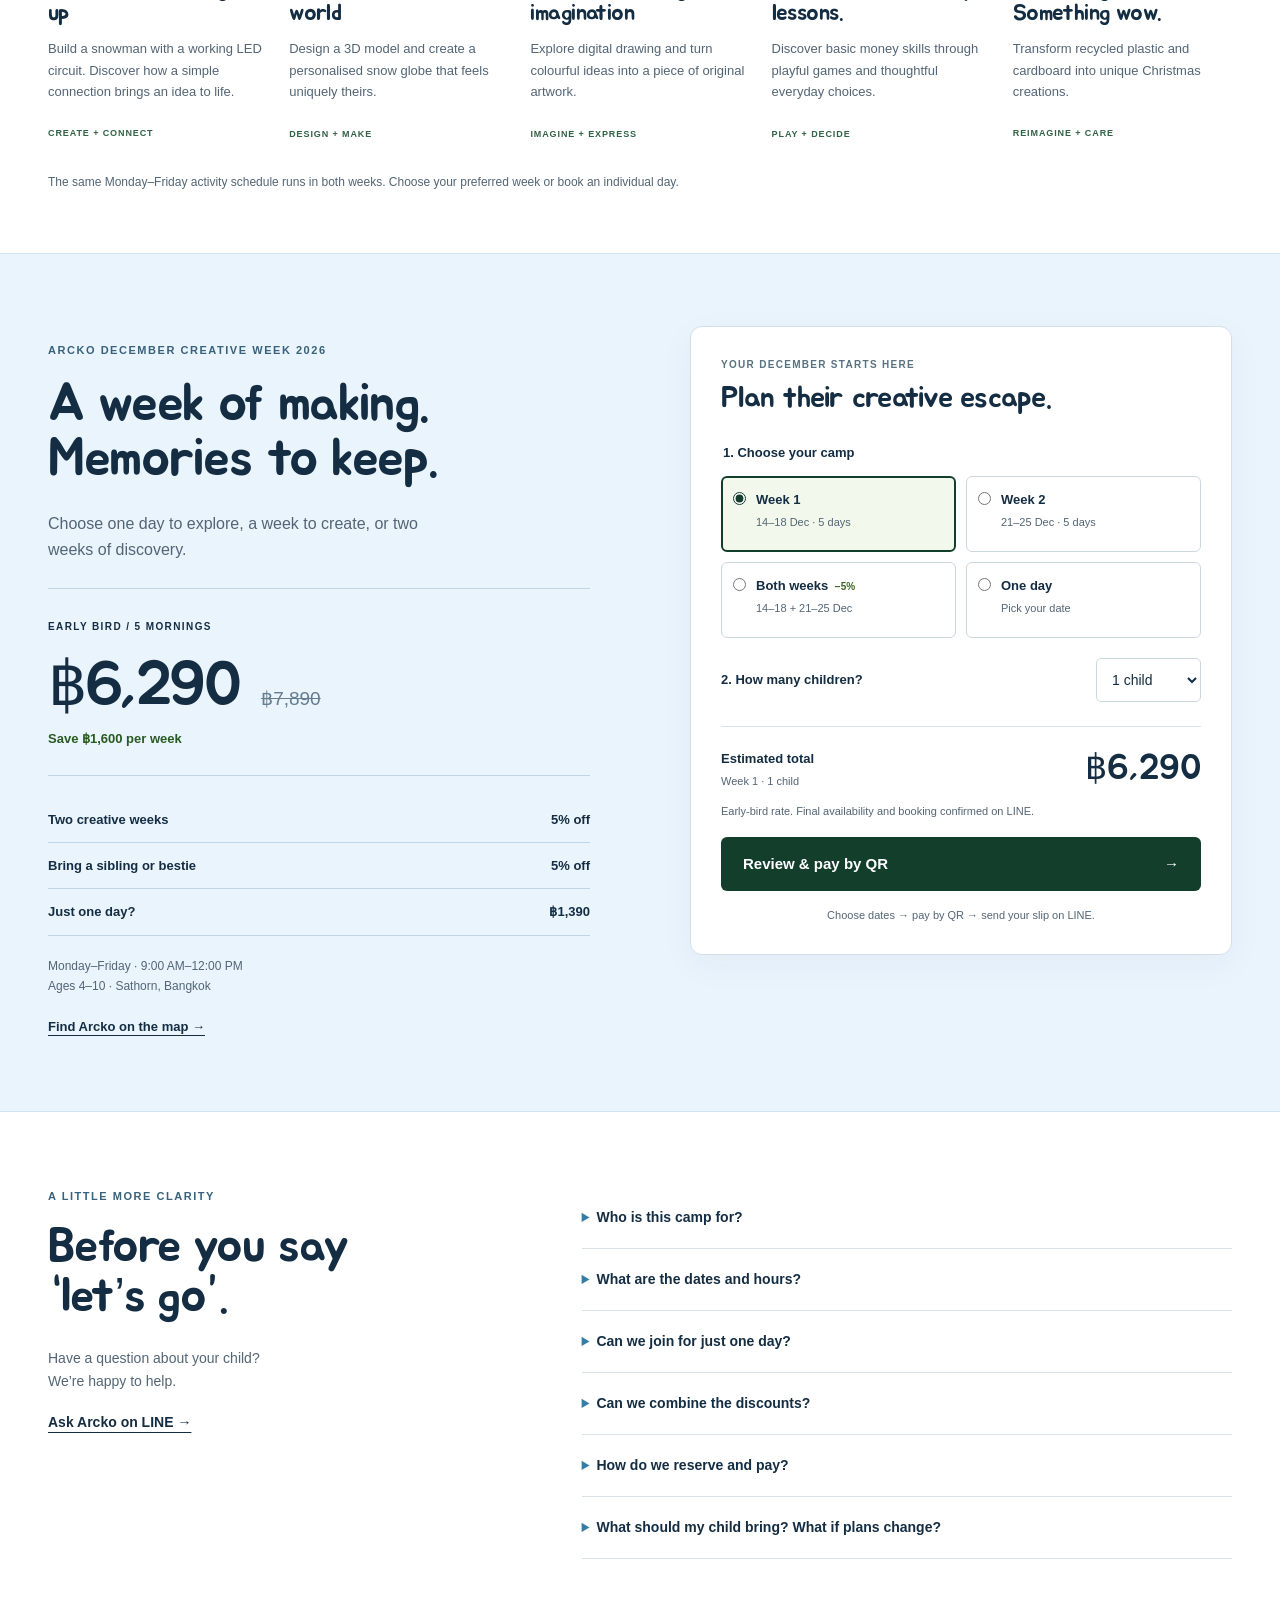
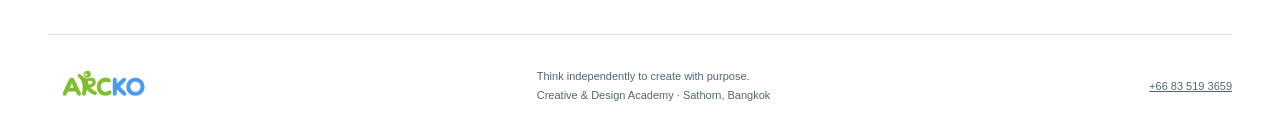
<file: december2026/index.html>
<!doctype html>
<html lang="en">
<head>
  <meta charset="utf-8">
  <meta name="viewport" content="width=device-width, initial-scale=1">
  <title>December Creative Week 2026 | Kids’ Holiday Camp in Sathorn | Arcko</title>
  <meta name="description" content="A creative December camp for ages 4–10 in Sathorn, Bangkok. 14–18 or 21–25 December 2026, 9am–12pm. 3D printing, circuit toys, digital art, money games and upcycling. Early bird ฿6,290/week.">
  <meta name="theme-color" content="#489cf0">
  <link rel="canonical" href="https://www.arckocreative.com/december2026/">
  <meta property="og:title" content="Arcko December Creative Week 2026">
  <meta property="og:description" content="Little hands. Big December ideas. Ages 4–10 · Sathorn · 14–18 & 21–25 December · from ฿1,390/day.">
  <meta property="og:type" content="website">
  <meta property="og:url" content="https://www.arckocreative.com/december2026/">
  <meta property="og:image" content="https://www.arckocreative.com/december2026/assets/arcko-logo.jpeg">
  <meta name="twitter:card" content="summary">
  <link rel="stylesheet" href="/december2026/camp.css">
  <script src="/december2026/camp-config.js" defer></script>
  <script src="/december2026/camp.js" defer></script>
</head>
<body>
<a class="skip" href="#main">Skip to content</a>
<div class="announcement">A little making. A little magic. A December of their own.</div>
<header class="shell"><a href="#main" aria-label="December Creative Week"><img class="logo" src="/december2026/assets/arcko-logo.jpeg" alt="Arcko" width="1320" height="354"></a><span class="header-label">DECEMBER CREATIVE WEEK / 2026</span><a class="header-cta" href="#booking">Choose dates <span aria-hidden="true">→</span></a></header>
<main id="main">
  <section class="hero shell">
    <div class="hero-copy"><p class="eyebrow">HOLIDAY CAMP · SATHORN, BANGKOK</p><h1>December<br><span>Creative Week</span><br>2026</h1><p class="lead">A morning of discovery. A creation to be proud of.</p><p class="intro">Let their ideas come to life through art, technology, science and playful problem-solving.</p><div class="facts"><span><b>4–10</b> years old</span><span><b>9 AM–12 PM</b> Mon–Fri</span></div><p class="hero-dates">14–18 December <span>or</span> 21–25 December 2026</p><a class="button primary" href="#booking">Choose your creative week <span aria-hidden="true">→</span></a><p class="price-hint">Early bird <b>฿6,290 / week</b> · or ฿1,390 / day</p></div>
  </section>
  <section class="making shell" id="activities"><div class="section-heading"><div><p class="eyebrow">FIVE WAYS TO SAY “I MADE THAT!”</p><h2>Ideas become things<br>they can hold.</h2></div><p>Learning Design Thinking through hands-on creative expression. Children explore, try, improve and bring home their own projects.</p></div>
  <div class="activities">
    <article><div class="project-art-panel" style="--panel:0"><img src="/december2026/assets/arcko-december-creative-week-projects.png" alt="Monday · 14 or 21 December: Snowman circuit toy with LED eyes" width="2048" height="656" loading="lazy" decoding="async"></div><p class="project-day">Monday · 14 or 21 December</p><h3>A snowman that lights up</h3><p>Build a snowman with a working LED circuit. Discover how a simple connection brings an idea to life.</p><span class="skill">CREATE + CONNECT</span></article>
    <article><div class="project-art-panel" style="--panel:1"><img src="/december2026/assets/arcko-december-creative-week-projects.png" alt="Tuesday · 15 or 22 December: Personalised 3D printed snow globe" width="2048" height="656" loading="lazy" decoding="async"></div><p class="project-day">Tuesday · 15 or 22 December</p><h3>Their own little winter world</h3><p>Design a 3D model and create a personalised snow globe that feels uniquely theirs.</p><span class="skill">DESIGN + MAKE</span></article>
    <article><div class="project-art-panel" style="--panel:2"><img src="/december2026/assets/arcko-december-creative-week-projects.png" alt="Wednesday · 16 or 23 December: Christmas digital drawing" width="2048" height="656" loading="lazy" decoding="async"></div><p class="project-day">Wednesday · 16 or 23 December</p><h3>A canvas for big imagination</h3><p>Explore digital drawing and turn colourful ideas into a piece of original artwork.</p><span class="skill">IMAGINE + EXPRESS</span></article>
    <article><div class="project-art-panel" style="--panel:3"><img src="/december2026/assets/arcko-december-creative-week-projects.png" alt="Thursday · 17 or 24 December: Finance for kids activity illustration" width="2048" height="656" loading="lazy" decoding="async"></div><p class="project-day">Thursday · 17 or 24 December</p><h3>Little choices. Money lessons.</h3><p>Discover basic money skills through playful games and thoughtful everyday choices.</p><span class="skill">PLAY + DECIDE</span></article>
    <article><div class="project-art-panel" style="--panel:4"><img src="/december2026/assets/arcko-december-creative-week-projects.png" alt="Friday · 18 or 25 December: Upcycled Christmas house" width="2048" height="656" loading="lazy" decoding="async"></div><p class="project-day">Friday · 18 or 25 December</p><h3>Something old. Something wow.</h3><p>Transform recycled plastic and cardboard into unique Christmas creations.</p><span class="skill">REIMAGINE + CARE</span></article>
  </div><p class="activity-note">The same Monday–Friday activity schedule runs in both weeks. Choose your preferred week or book an individual day.</p></section>
  <section class="booking-section" id="booking"><div class="shell booking-layout"><div class="offer"><p class="eyebrow">ARCKO DECEMBER CREATIVE WEEK 2026</p><h2>A week of making.<br>Memories to keep.</h2><p class="offer-intro">Choose one day to explore, a week to create, or two weeks of discovery.</p><div class="weekly-price"><span>EARLY BIRD / 5 MORNINGS</span><p><b>฿6,290</b> <del>฿7,890</del></p><strong>Save ฿1,600 per week</strong></div><div class="offer-lines"><p><b>Two creative weeks</b><span>5% off</span></p><p><b>Bring a sibling or bestie</b><span>5% off</span></p><p><b>Just one day?</b><span>฿1,390</span></p></div><p class="small">Monday–Friday · 9:00 AM–12:00 PM<br>Ages 4–10 · Sathorn, Bangkok</p><a class="map-link" href="https://maps.app.goo.gl/bFaTsB1kM1ziKFkr7" target="_blank" rel="noopener">Find Arcko on the map →</a></div>
  <form class="booking-card" id="booking-form"><p class="step-label">YOUR DECEMBER STARTS HERE</p><h3>Plan their creative escape.</h3><fieldset><legend>1. Choose your camp</legend><div class="plan-options"><label><input type="radio" name="plan" value="week1" checked><span><b>Week 1</b><small>14–18 Dec · 5 days</small></span></label><label><input type="radio" name="plan" value="week2"><span><b>Week 2</b><small>21–25 Dec · 5 days</small></span></label><label><input type="radio" name="plan" value="both"><span><b>Both weeks <em>−5%</em></b><small>14–18 + 21–25 Dec</small></span></label><label><input type="radio" name="plan" value="day"><span><b>One day</b><small>Pick your date</small></span></label></div></fieldset><div id="day-field" hidden><label for="camp-day">Choose a day</label><select id="camp-day"><option value="2026-12-14">Monday 14 December</option><option value="2026-12-15">Tuesday 15 December</option><option value="2026-12-16">Wednesday 16 December</option><option value="2026-12-17">Thursday 17 December</option><option value="2026-12-18">Friday 18 December</option><option value="2026-12-21">Monday 21 December</option><option value="2026-12-22">Tuesday 22 December</option><option value="2026-12-23">Wednesday 23 December</option><option value="2026-12-24">Thursday 24 December</option><option value="2026-12-25">Friday 25 December</option></select></div><div class="children-field"><label for="children">2. How many children?</label><select id="children"><option value="1">1 child</option><option value="2">2 children</option><option value="3">3 children</option><option value="4">4 children</option></select></div><label class="checkbox" id="friend-field" hidden><input type="checkbox" id="friends">Booking siblings or besties together · 5% off</label><div class="total" aria-live="polite"><span>Estimated total <small id="selection-description">Week 1 · 1 child</small></span><strong id="total-price">฿6,290</strong></div><p class="discount-note" id="discount-note">Early-bird rate. Final availability and booking confirmed on LINE.</p><button class="button primary" type="submit">Review & pay by QR <span aria-hidden="true">→</span></button><p class="reassurance">Choose dates → pay by QR → send your slip on LINE.</p><noscript><p>Message our team to choose dates and confirm pricing.</p><a href="https://lin.ee/Sv8YgSv">Book through LINE →</a></noscript></form></div></section>
  <section class="questions shell"><div><p class="eyebrow">A LITTLE MORE CLARITY</p><h2>Before you say<br>“let’s go”.</h2><p>Have a question about your child?<br>We’re happy to help.</p><a href="https://lin.ee/Sv8YgSv" class="text-link">Ask Arcko on LINE →</a></div><div class="faq"><details><summary>Who is this camp for?</summary><p>Children aged 4–10 who enjoy exploring, making and discovering. Tell us your child’s age on LINE so we can discuss the right fit.</p></details><details><summary>What are the dates and hours?</summary><p>Week 1 is 14–18 December 2026. Week 2 is 21–25 December 2026. Each week runs Monday to Friday, 9:00 AM–12:00 PM, in Sathorn, Bangkok.</p></details><details><summary>Can we join for just one day?</summary><p>Yes. The early-bird day rate is ฿1,390 per child. Select “One day” above and choose your date. Our team will confirm the activity schedule and availability.</p></details><details><summary>Can we combine the discounts?</summary><p>There is a 5% offer for two weeks and a 5% offer for siblings or besties. The estimate applies one 5% discount at a time. Our team will confirm which offers apply to your booking on LINE.</p></details><details><summary>How do we reserve and pay?</summary><p>Choose dates and the number of children, review your total, then pay using the QR. Tap Confirm via LINE and attach your slip. Our team verifies payment and confirms availability and your place.</p></details><details><summary>What should my child bring? What if plans change?</summary><p>Before paying, please ask our team for the packing list, any food or material arrangements, and cancellation or rescheduling terms. Share any allergies or access needs directly with our team.</p></details></div></section>
</main>
<footer class="shell"><img class="logo" src="/december2026/assets/arcko-logo.jpeg" width="1320" height="354" alt="Arcko"><p>Think independently to create with purpose.<br>Creative & Design Academy · Sathorn, Bangkok</p><a href="tel:+66835193659">+66 83 519 3659</a></footer>
<aside class="mobile-bar"><span>Early bird <b>฿6,290<small> / week</small></b></span><a class="button primary" href="#booking">Choose dates →</a></aside>
<dialog id="line-dialog" aria-labelledby="dialog-title"><button type="button" class="close" aria-label="Back to dates and booking">×</button><p class="eyebrow">DECEMBER CREATIVE WEEK · PAYMENT</p><h2 id="dialog-title">Review. Scan. Confirm.</h2><div id="payment-summary" class="payment-summary"></div><p class="payment-total">Amount to pay <strong id="payment-total"></strong></p><p id="qr-error" hidden>Payment QR could not load. <a href="https://lin.ee/Sv8YgSv">Request the QR on LINE</a>.</p><div id="qr-block"><img id="payment-qr" src="/december2026/assets/arcko-payment-qr.png" width="280" height="280" alt="ARCKO payment QR"><p class="recipient">Bunyawi L.</p><a href="/december2026/assets/arcko-payment-qr.png" download="arcko-payment-qr.png">Save QR image ↓</a><p class="small">On one phone: save the QR, open your banking app and scan from your photo gallery. Check the recipient and enter the exact total above.</p></div><a class="button primary" id="open-line" href="https://lin.ee/Sv8YgSv" target="_blank" rel="noopener">Confirm via LINE →</a><p class="small">After paying, open LINE, send the booking message and attach your payment slip. Our team checks payment and availability before confirming your place.</p><details><summary>LINE not opening?</summary><label for="booking-message">Your booking summary</label><textarea id="booking-message" rows="8" readonly></textarea><button class="button outline" id="copy-summary" type="button">Copy summary</button><a href="https://lin.ee/Sv8YgSv" target="_blank" rel="noopener">Open LINE chat</a><p id="copy-status" class="small" role="status"></p></details></dialog>
</body>
</html>
</file>
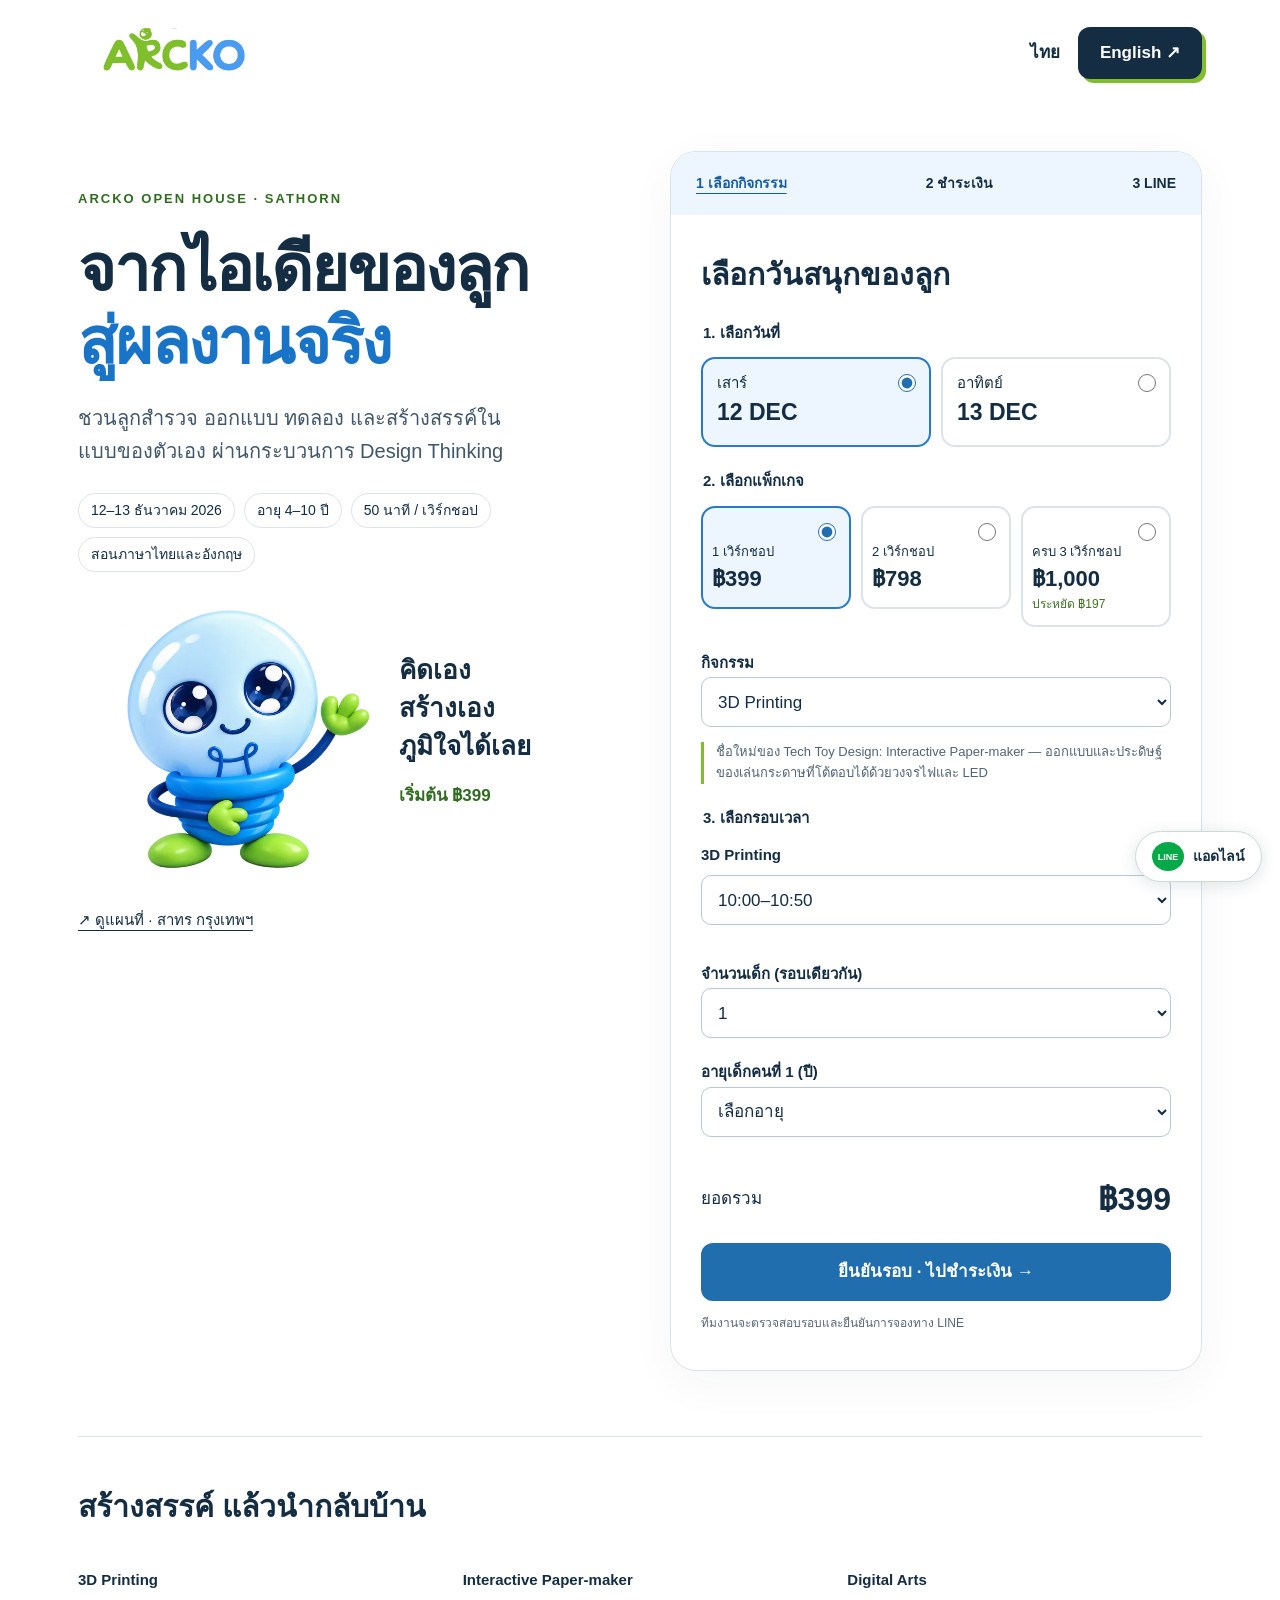
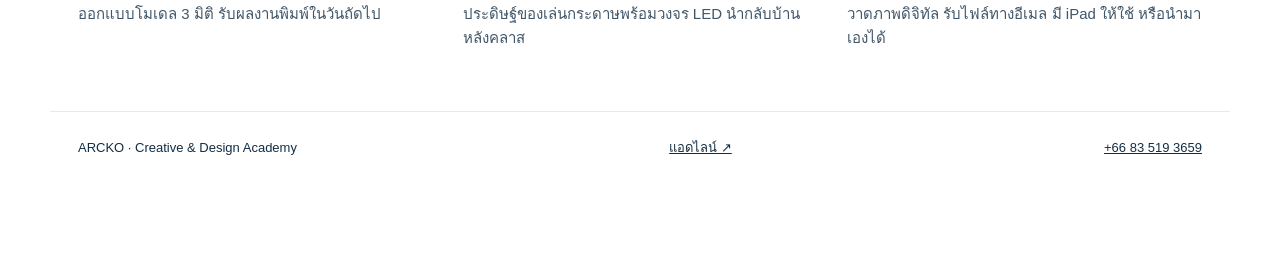
<file: openhouse/index.html>
<!doctype html><html lang="th"><head><meta charset="utf-8"><meta name="viewport" content="width=device-width,initial-scale=1"><title>ARCKO Open House | 12–13 December 2026 | Sathorn</title><meta name="description" content="เวิร์กชอปสร้างสรรค์สำหรับเด็ก 4–10 ปี ที่สาทร เลือกวันและรอบกิจกรรม เริ่มต้น 399 บาท"><link rel="canonical" href="https://www.arckocreative.com/openhouse/"><link rel="alternate" hreflang="th" href="https://www.arckocreative.com/openhouse/"><link rel="alternate" hreflang="en" href="https://www.arckocreative.com/openhouse/en/"><meta property="og:title" content="ARCKO Open House · 12–13 December 2026"><meta property="og:description" content="3 creative workshops · Ages 4–10 · Sathorn · From ฿399"><meta property="og:type" content="website"><meta property="og:image" content="https://www.arckocreative.com/openhouse/assets/arcko-openhouse-schedule.jpeg"><link rel="stylesheet" href="/openhouse/openhouse.css"><script src="/openhouse/booking-config.js" defer></script><script src="/openhouse/openhouse.js" defer></script></head><body><header class="wrap"><a href="/" aria-label="Arcko home"><img src="/openhouse/assets/arcko-logo.jpeg" alt="Arcko" width="200" height="54"></a><nav aria-label="Language"><a href="/openhouse/" aria-current="page">ไทย</a><a class="english" href="/openhouse/en/" >English ↗</a></nav></header><main class="wrap"><section class="hero"><div class="intro"><p class="eyebrow">ARCKO OPEN HOUSE · SATHORN</p><h1>จากไอเดียของลูก<br><em>สู่ผลงานจริง</em></h1><p class="lead">ชวนลูกสำรวจ ออกแบบ ทดลอง และสร้างสรรค์ในแบบของตัวเอง ผ่านกระบวนการ Design Thinking</p><div class="facts"><span>12–13 ธันวาคม 2026</span><span>อายุ 4–10 ปี</span><span>50 นาที / เวิร์กชอป</span><span>สอนภาษาไทยและอังกฤษ</span></div><div class="mascot"><img src="/openhouse/assets/spark.webp" alt="Spark, Arcko’s friendly mascot" width="300" height="280" decoding="async" fetchpriority="high"><div><strong>คิดเอง<br>สร้างเอง<br>ภูมิใจได้เลย</strong><p>เริ่มต้น ฿399</p></div></div><a class="map" href="https://maps.app.goo.gl/bFaTsB1kM1ziKFkr7" target="_blank" rel="noopener">↗ ดูแผนที่ · สาทร กรุงเทพฯ</a></div><section class="booking" id="booking" aria-label="Booking"><div class="progress"><span id="step-one" aria-current="step">1 เลือกกิจกรรม</span><span id="step-two">2 ชำระเงิน</span><span>3 LINE</span></div><div id="selection"><h2>เลือกวันสนุกของลูก</h2><form id="booking-form"><fieldset><legend>1. เลือกวันที่</legend><div class="options"><label><input type="radio" name="date" value="2026-12-12" required checked><span>เสาร์<b>12 DEC</b></span></label><label><input type="radio" name="date" value="2026-12-13" required><span>อาทิตย์<b>13 DEC</b></span></label></div></fieldset><fieldset><legend>2. เลือกแพ็กเกจ</legend><div class="options"><label><input type="radio" name="ticket" value="single" checked><span>1 เวิร์กชอป<b>฿399</b></span></label><label><input type="radio" name="ticket" value="double"><span>2 เวิร์กชอป<b>฿798</b></span></label><label><input type="radio" name="ticket" value="bundle"><span>ครบ 3 เวิร์กชอป<b>฿1,000</b><small>ประหยัด ฿197</small></span></label></div></fieldset><div id="pair-wrap" hidden><label for="pair">เลือก 2 กิจกรรม</label><select id="pair"><option value="0,1">3D Printing + Interactive Paper-maker</option><option value="0,2">3D Printing + Digital Arts</option><option value="1,2">Interactive Paper-maker + Digital Arts</option></select></div><div id="subject-wrap"><label for="subject">กิจกรรม</label><select id="subject"><option value="0">3D Printing</option><option value="1">Interactive Paper-maker</option><option value="2">Digital Arts</option></select></div><p class="launch">ชื่อใหม่ของ Tech Toy Design: Interactive Paper-maker — ออกแบบและประดิษฐ์ของเล่นกระดาษที่โต้ตอบได้ด้วยวงจรไฟและ LED</p><fieldset><legend>3. เลือกรอบเวลา</legend><div class="time-row" data-subject="0" ><label for="time-0">3D Printing</label><select id="time-0"><option value="10:00" >10:00–10:50</option><option value="12:00" >12:00–12:50</option><option value="14:00" >14:00–14:50</option><option value="16:00" >16:00–16:50</option><option value="18:00" >18:00–18:50</option></select></div><div class="time-row" data-subject="1" hidden><label for="time-1">Interactive Paper-maker</label><select id="time-1"><option value="09:00" >09:00–09:50</option><option value="11:00" selected>11:00–11:50</option><option value="13:00" >13:00–13:50</option><option value="15:00" >15:00–15:50</option><option value="17:00" >17:00–17:50</option></select></div><div class="time-row" data-subject="2" hidden><label for="time-2">Digital Arts</label><select id="time-2"><option value="10:00" >10:00–10:50</option><option value="12:00" selected>12:00–12:50</option><option value="14:00" >14:00–14:50</option><option value="16:00" >16:00–16:50</option><option value="18:00" >18:00–18:50</option></select></div></fieldset><label for="quantity">จำนวนเด็ก (รอบเดียวกัน)</label><select id="quantity"><option>1</option><option>2</option><option>3</option><option>4</option></select><div id="ages" class="ages"></div><p id="error" role="alert" hidden></p><div class="total"><span>ยอดรวม</span><strong id="total">฿399</strong></div><button class="primary" type="submit">ยืนยันรอบ · ไปชำระเงิน →</button><p class="small">ทีมงานจะตรวจสอบรอบและยืนยันการจองทาง LINE</p></form></div><section id="payment" hidden tabindex="-1"><button class="back" id="edit">← แก้ไขวัน / เวลา</button><h2>ชำระเงินผ่าน QR</h2><div id="summary"></div><div class="total"><span>ยอดชำระ</span><strong id="pay-total"></strong></div><div id="qr-missing" class="qr-placeholder"><strong>กำลังเตรียม QR สำหรับชำระเงิน</strong><p>แอดไลน์เพื่อขอ QR และตรวจสอบรอบกับทีมงาน</p></div><div id="qr-ready" hidden><img id="qr" width="280" height="280" alt="Payment QR"><p id="recipient" class="small">Bunyawi L.</p><a id="save-qr" download="arcko-payment-qr.png">บันทึกภาพ QR ↓</a><p class="small">ใช้มือถือเครื่องเดียว: บันทึก QR แล้วเปิดแอปธนาคาร เลือกสแกนจากรูปภาพ ตรวจสอบชื่อผู้รับและยอดเงินก่อนชำระ</p></div><a class="primary" id="line" href="https://lin.ee/Sv8YgSv" target="_blank" rel="noopener"><span class="line-icon" aria-hidden="true">LINE</span> <span id="line-label">แอดไลน์</span></a><p id="slip-note" class="small" hidden>แนบสลิปและส่งข้อความใน LINE ทีมงานจะตรวจสอบและยืนยันการจอง</p><details><summary>เปิด LINE ไม่ได้?</summary><textarea id="message" readonly aria-label="Booking message" rows="8"></textarea><button id="copy" class="back">คัดลอกข้อความ</button><a href="https://lin.ee/Sv8YgSv" target="_blank" rel="noopener">แอดไลน์ ↗</a><p id="copy-status" role="status"></p></details></section></section></section><section class="details-section"><h2>สร้างสรรค์ แล้วนำกลับบ้าน</h2><div class="takeaways"><p><b>3D Printing</b>ออกแบบโมเดล 3 มิติ รับผลงานพิมพ์ในวันถัดไป</p><p><b>Interactive Paper-maker</b>ประดิษฐ์ของเล่นกระดาษพร้อมวงจร LED นำกลับบ้านหลังคลาส</p><p><b>Digital Arts</b>วาดภาพดิจิทัล รับไฟล์ทางอีเมล มี iPad ให้ใช้ หรือนำมาเองได้</p></div></section></main><footer class="wrap"><span>ARCKO · Creative & Design Academy</span><a href="https://lin.ee/Sv8YgSv">แอดไลน์ ↗</a><a href="tel:+66835193659">+66 83 519 3659</a></footer><a class="floating-line" href="https://lin.ee/Sv8YgSv" target="_blank" rel="noopener"><span class="line-icon" aria-hidden="true">LINE</span><span>แอดไลน์</span></a></body></html>
</file>
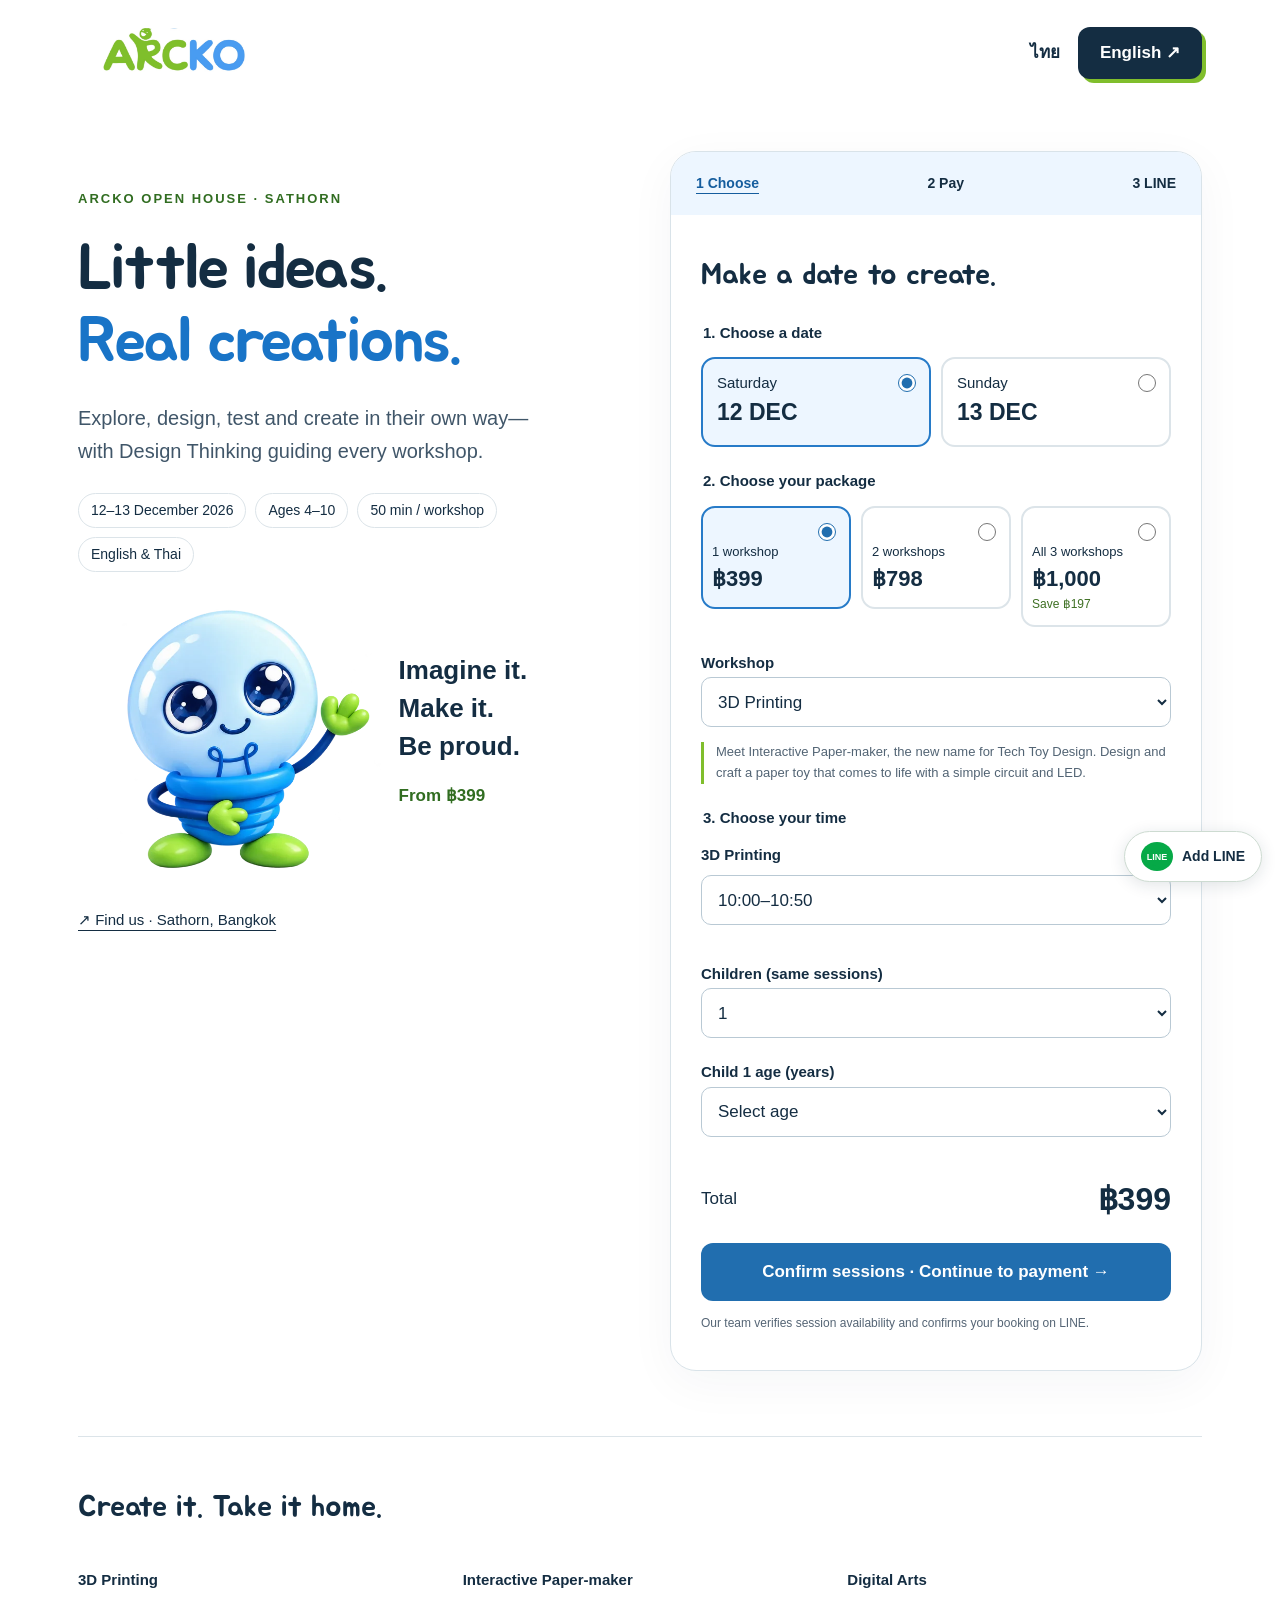
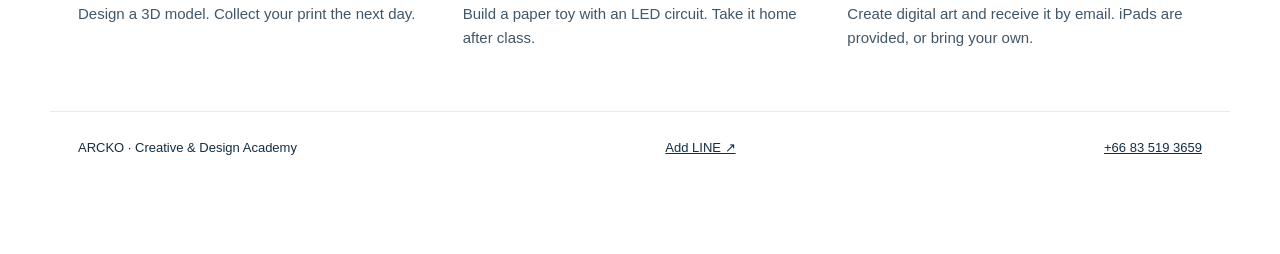
<file: openhouse/en/index.html>
<!doctype html><html lang="en"><head><meta charset="utf-8"><meta name="viewport" content="width=device-width,initial-scale=1"><title>ARCKO Open House | 12–13 December 2026 | Sathorn</title><meta name="description" content="Creative workshops for ages 4–10 in Sathorn. Choose your date and session. ฿399 per workshop or ฿1,000 for all three."><link rel="canonical" href="https://www.arckocreative.com/openhouse/en/"><link rel="alternate" hreflang="th" href="https://www.arckocreative.com/openhouse/"><link rel="alternate" hreflang="en" href="https://www.arckocreative.com/openhouse/en/"><meta property="og:title" content="ARCKO Open House · 12–13 December 2026"><meta property="og:description" content="3 creative workshops · Ages 4–10 · Sathorn · From ฿399"><meta property="og:type" content="website"><meta property="og:image" content="https://www.arckocreative.com/openhouse/assets/arcko-openhouse-schedule.jpeg"><link rel="stylesheet" href="/openhouse/openhouse.css"><script src="/openhouse/booking-config.js" defer></script><script src="/openhouse/openhouse.js" defer></script></head><body><header class="wrap"><a href="/" aria-label="Arcko home"><img src="/openhouse/assets/arcko-logo.jpeg" alt="Arcko" width="200" height="54"></a><nav aria-label="Language"><a href="/openhouse/" >ไทย</a><a class="english" href="/openhouse/en/" aria-current="page">English ↗</a></nav></header><main class="wrap"><section class="hero"><div class="intro"><p class="eyebrow">ARCKO OPEN HOUSE · SATHORN</p><h1>Little ideas.<br><em>Real creations.</em></h1><p class="lead">Explore, design, test and create in their own way—with Design Thinking guiding every workshop.</p><div class="facts"><span>12–13 December 2026</span><span>Ages 4–10</span><span>50 min / workshop</span><span>English & Thai</span></div><div class="mascot"><img src="/openhouse/assets/spark.webp" alt="Spark, Arcko’s friendly mascot" width="300" height="280" decoding="async" fetchpriority="high"><div><strong>Imagine it.<br>Make it.<br>Be proud.</strong><p>From ฿399</p></div></div><a class="map" href="https://maps.app.goo.gl/bFaTsB1kM1ziKFkr7" target="_blank" rel="noopener">↗ Find us · Sathorn, Bangkok</a></div><section class="booking" id="booking" aria-label="Booking"><div class="progress"><span id="step-one" aria-current="step">1 Choose</span><span id="step-two">2 Pay</span><span>3 LINE</span></div><div id="selection"><h2>Make a date to create.</h2><form id="booking-form"><fieldset><legend>1. Choose a date</legend><div class="options"><label><input type="radio" name="date" value="2026-12-12" required checked><span>Saturday<b>12 DEC</b></span></label><label><input type="radio" name="date" value="2026-12-13" required><span>Sunday<b>13 DEC</b></span></label></div></fieldset><fieldset><legend>2. Choose your package</legend><div class="options"><label><input type="radio" name="ticket" value="single" checked><span>1 workshop<b>฿399</b></span></label><label><input type="radio" name="ticket" value="double"><span>2 workshops<b>฿798</b></span></label><label><input type="radio" name="ticket" value="bundle"><span>All 3 workshops<b>฿1,000</b><small>Save ฿197</small></span></label></div></fieldset><div id="pair-wrap" hidden><label for="pair">Choose 2 activities</label><select id="pair"><option value="0,1">3D Printing + Interactive Paper-maker</option><option value="0,2">3D Printing + Digital Arts</option><option value="1,2">Interactive Paper-maker + Digital Arts</option></select></div><div id="subject-wrap"><label for="subject">Workshop</label><select id="subject"><option value="0">3D Printing</option><option value="1">Interactive Paper-maker</option><option value="2">Digital Arts</option></select></div><p class="launch">Meet Interactive Paper-maker, the new name for Tech Toy Design. Design and craft a paper toy that comes to life with a simple circuit and LED.</p><fieldset><legend>3. Choose your time</legend><div class="time-row" data-subject="0" ><label for="time-0">3D Printing</label><select id="time-0"><option value="10:00" >10:00–10:50</option><option value="12:00" >12:00–12:50</option><option value="14:00" >14:00–14:50</option><option value="16:00" >16:00–16:50</option><option value="18:00" >18:00–18:50</option></select></div><div class="time-row" data-subject="1" hidden><label for="time-1">Interactive Paper-maker</label><select id="time-1"><option value="09:00" >09:00–09:50</option><option value="11:00" selected>11:00–11:50</option><option value="13:00" >13:00–13:50</option><option value="15:00" >15:00–15:50</option><option value="17:00" >17:00–17:50</option></select></div><div class="time-row" data-subject="2" hidden><label for="time-2">Digital Arts</label><select id="time-2"><option value="10:00" >10:00–10:50</option><option value="12:00" selected>12:00–12:50</option><option value="14:00" >14:00–14:50</option><option value="16:00" >16:00–16:50</option><option value="18:00" >18:00–18:50</option></select></div></fieldset><label for="quantity">Children (same sessions)</label><select id="quantity"><option>1</option><option>2</option><option>3</option><option>4</option></select><div id="ages" class="ages"></div><p id="error" role="alert" hidden></p><div class="total"><span>Total</span><strong id="total">฿399</strong></div><button class="primary" type="submit">Confirm sessions · Continue to payment →</button><p class="small">Our team verifies session availability and confirms your booking on LINE.</p></form></div><section id="payment" hidden tabindex="-1"><button class="back" id="edit">← Edit date / time</button><h2>Pay by QR</h2><div id="summary"></div><div class="total"><span>Amount to pay</span><strong id="pay-total"></strong></div><div id="qr-missing" class="qr-placeholder"><strong>Payment QR is being prepared</strong><p>Add LINE to request the QR and check your sessions with our team.</p></div><div id="qr-ready" hidden><img id="qr" width="280" height="280" alt="Payment QR"><p id="recipient" class="small">Bunyawi L.</p><a id="save-qr" download="arcko-payment-qr.png">Save QR image ↓</a><p class="small">On one phone: save the QR, open your banking app, then scan from your photo gallery. Check the recipient and amount before paying.</p></div><a class="primary" id="line" href="https://lin.ee/Sv8YgSv" target="_blank" rel="noopener"><span class="line-icon" aria-hidden="true">LINE</span> <span id="line-label">Add LINE</span></a><p id="slip-note" class="small" hidden>Attach your payment slip and send the message on LINE. Our team will verify payment and confirm your booking.</p><details><summary>LINE not opening?</summary><textarea id="message" readonly aria-label="Booking message" rows="8"></textarea><button id="copy" class="back">Copy message</button><a href="https://lin.ee/Sv8YgSv" target="_blank" rel="noopener">Add LINE ↗</a><p id="copy-status" role="status"></p></details></section></section></section><section class="details-section"><h2>Create it. Take it home.</h2><div class="takeaways"><p><b>3D Printing</b>Design a 3D model. Collect your print the next day.</p><p><b>Interactive Paper-maker</b>Build a paper toy with an LED circuit. Take it home after class.</p><p><b>Digital Arts</b>Create digital art and receive it by email. iPads are provided, or bring your own.</p></div></section></main><footer class="wrap"><span>ARCKO · Creative & Design Academy</span><a href="https://lin.ee/Sv8YgSv">Add LINE ↗</a><a href="tel:+66835193659">+66 83 519 3659</a></footer><a class="floating-line" href="https://lin.ee/Sv8YgSv" target="_blank" rel="noopener"><span class="line-icon" aria-hidden="true">LINE</span><span>Add LINE</span></a></body></html>
</file>
<file: styles.css>
@font-face {
  font-family: "Jua";
  font-style: normal;
  font-weight: 400;
  font-display: swap;
  src: url("assets/fonts/jua-latin.ttf") format("truetype");
}
:root {
  --paper: #ffffff;
  --ink: #223225;
  --blue: #489cf0;
  --green: #80be2c;
  --lime: #ddecaf;
  --line: #d9dcd1;
  --white: #fff;
  --heading: "Jua", Arial, sans-serif;
}
* {
  box-sizing: border-box;
}
html {
  scroll-behavior: smooth;
  scroll-padding-top: 100px;
}
body {
  margin: 0;
  background: var(--paper);
  color: var(--ink);
  font:
    16px/1.65 Arial,
    sans-serif;
}
body:has(dialog[open]) {
  overflow: hidden;
}
button,
a {
  -webkit-tap-highlight-color: transparent;
}
button,
input {
  font: inherit;
}
a {
  color: inherit;
  text-decoration: none;
}
button {
  cursor: pointer;
}
img {
  display: block;
  width: 100%;
  height: 100%;
  object-fit: cover;
}
button:focus-visible,
a:focus-visible {
  outline: 3px solid #205a9e;
  outline-offset: 5px;
}
h1,
h2,
h3,
p {
  margin-top: 0;
}
h1,
h2,
h3 {
  font-family: var(--heading);
  font-weight: 400;
  line-height: 1.06;
}
h1 {
  font-size: clamp(3.7rem, 6.2vw, 6.2rem);
  letter-spacing: -0.035em;
  margin-bottom: 24px;
}
h2 {
  font-size: clamp(2.7rem, 4.2vw, 4.3rem);
  letter-spacing: -0.025em;
  margin-bottom: 24px;
}
h3 {
  font-size: 1.7rem;
}
p {
  margin-bottom: 20px;
}
.blue {
  color: #3477be;
}
.wrap {
  width: min(1280px, calc(100% - 112px));
  margin: auto;
}
.section {
  padding-top: 108px;
  padding-bottom: 108px;
}
.eyebrow {
  font-size: 0.78rem;
  font-weight: 700;
  letter-spacing: 0.14em;
  margin-bottom: 24px;
}
.header {
  height: 100px;
  display: flex;
  align-items: center;
  justify-content: space-between;
  padding: 0 56px;
  max-width: 1440px;
  margin: auto;
  position: relative;
  z-index: 10;
}
.brand {
  display: block;
  width: 146px;
  flex-shrink: 0;
}
.brand img {
  object-fit: contain;
  mix-blend-mode: multiply;
  height: auto;
}
.header nav {
  display: flex;
  align-items: center;
  gap: 32px;
  font-size: 0.9rem;
}
.header nav > a:not(.button):hover {
  color: #3477be;
}
.button {
  display: inline-flex;
  align-items: center;
  justify-content: center;
  gap: 24px;
  min-height: 54px;
  padding: 14px 24px;
  border: 1px solid var(--ink);
  background: var(--ink);
  color: var(--paper);
  border-radius: 100px;
  font-weight: 700;
  font-size: 0.9rem;
  transition:
    background 0.2s,
    transform 0.2s;
}
.button:hover {
  background: #3f573e;
  transform: translateY(-2px);
}
.button span {
  font-size: 1.3rem;
  font-weight: 400;
}
.button.small {
  min-height: 44px;
  padding: 8px 20px;
}
.text-link {
  font-size: 0.9rem;
  font-weight: 700;
  display: inline-flex;
  gap: 15px;
  align-items: center;
  border-bottom: 1px solid var(--ink);
  padding: 7px 0;
}
.text-link:hover {
  color: #3477be;
  border-color: #3477be;
}
.menu-toggle {
  display: none;
}
.hero {
  display: grid;
  grid-template-columns: 1.1fr 1fr;
  gap: 48px;
  align-items: center;
  min-height: 650px;
  padding-top: 44px;
  padding-bottom: 74px;
}
.hero .eyebrow {
  display: flex;
  align-items: center;
  gap: 10px;
}
.dot {
  width: 8px;
  height: 8px;
  background: var(--green);
  border-radius: 50%;
}
.hero-intro {
  font-size: 1.15rem;
  line-height: 1.6;
}
.actions {
  display: flex;
  align-items: center;
  gap: 24px;
  flex-wrap: wrap;
  margin: 30px 0;
}
.hero-note {
  font-size: 0.78rem;
  display: flex;
  align-items: center;
  gap: 10px;
  margin-top: 32px;
  color: #53604f;
}
.note-line {
  height: 1px;
  width: 35px;
  background: #778472;
}
.hero-visual {
  position: relative;
  height: 510px;
}
.hero-main {
  height: 435px;
  width: 90%;
  margin-left: auto;
  overflow: hidden;
  border-radius: 140px 140px 20px 20px;
  position: relative;
  transform: rotate(3deg);
  background: #dce7c8;
}
.hero-main img {
  object-position: center;
}
.hero-main:after {
  content: "";
  position: absolute;
  inset: 60% 0 0;
  background: linear-gradient(transparent, #142513aa);
}
.photo-caption {
  position: absolute;
  bottom: 25px;
  left: 24px;
  right: 24px;
  z-index: 1;
  color: white;
  font-size: 0.85rem;
}
.hero-inset {
  position: absolute;
  bottom: 0;
  left: -20px;
  width: 210px;
  height: 215px;
  border: 9px solid white;
  background: white;
  transform: rotate(-8deg);
  box-shadow: 0 8px 30px #172a1614;
}
.hero-inset img {
  height: 165px;
}
.hero-inset span {
  display: block;
  font-family: var(--heading);
  font-size: 1rem;
  padding: 6px 2px;
  line-height: 1.1;
}
.round-note {
  position: absolute;
  right: -22px;
  top: -17px;
  width: 130px;
  height: 130px;
  border-radius: 50%;
  background: var(--green);
  display: flex;
  flex-direction: column;
  align-items: center;
  justify-content: center;
  text-align: center;
  line-height: 1.05;
  font-family: var(--heading);
  font-size: 1.6rem;
  transform: rotate(12deg);
}
.round-note b {
  font-weight: 400;
}
.tiny-caption {
  position: absolute;
  right: 1px;
  bottom: 16px;
  font-size: 0.62rem;
  letter-spacing: 0.12em;
}
.word-ribbon {
  background: var(--green);
  display: flex;
  justify-content: center;
  align-items: center;
  gap: clamp(25px, 5vw, 80px);
  padding: 22px 30px;
  overflow: hidden;
  font-family: var(--heading);
  font-size: clamp(1.9rem, 3.5vw, 3.4rem);
  line-height: 1.2;
}
.ribbon-symbol {
  font-family: Arial;
  font-size: 2.2rem;
  color: #365c31;
}
.about {
  display: grid;
  grid-template-columns: 1fr 1fr;
  gap: 120px;
}
.about-copy {
  max-width: 510px;
}
.large-copy {
  font-family: var(--heading);
  font-size: 2.2rem;
  line-height: 1.15;
}
.about-copy > p:not(.large-copy) {
  color: #586150;
}
.about-copy .emphasis {
  font-weight: 700;
  color: var(--ink) !important;
}
.programmes {
  background: #ffffff;
}
.section-top {
  display: flex;
  justify-content: space-between;
  align-items: flex-end;
  gap: 50px;
  margin-bottom: 38px;
}
.section-top h2 {
  margin-bottom: 0;
}
.section-top > p {
  max-width: 370px;
  margin-bottom: 5px;
  color: #586150;
}
.filters {
  display: flex;
  gap: 10px;
  flex-wrap: wrap;
  margin: 35px 0;
}
.filter {
  border: 1px solid #a9b09e;
  background: transparent;
  border-radius: 50px;
  padding: 10px 19px;
  min-height: 44px;
  color: var(--ink);
  font-size: 0.9rem;
}
.filter.active {
  background: var(--ink);
  border-color: var(--ink);
  color: white;
}
.filter:hover:not(.active) {
  background: #e1e4d7;
}
.filter span {
  font-size: 0.7rem;
  opacity: 0.7;
  margin-left: 10px;
}
.programme-grid {
  display: grid;
  grid-template-columns: repeat(3, 1fr);
  gap: 28px;
}
.programme-card {
  background: var(--paper);
  border-radius: 18px;
  overflow: hidden;
  border: 1px solid #dce0d1;
  display: flex;
  flex-direction: column;
}
.programme-card[hidden] {
  display: none;
}
.card-image {
  height: 238px;
  position: relative;
  overflow: hidden;
}
.card-image img {
  transition: transform 0.45s;
}
.programme-card:hover img {
  transform: scale(1.045);
}
.card-label {
  position: absolute;
  left: 16px;
  top: 16px;
  background: var(--paper);
  padding: 5px 11px;
  border-radius: 50px;
  font-size: 0.68rem;
  letter-spacing: 0.07em;
  font-weight: 700;
}
.card-content {
  padding: 25px 24px;
  display: flex;
  flex-direction: column;
  flex: 1;
}
.card-content h3 {
  font-size: 1.8rem;
  margin-bottom: 10px;
}
.card-content p {
  color: #586150;
  font-size: 0.95rem;
  line-height: 1.6;
  flex: 1;
}
.card-open {
  border: 0;
  background: transparent;
  padding: 10px 0 0;
  display: flex;
  justify-content: space-between;
  align-items: center;
  text-align: left;
  font-size: 0.86rem;
  font-weight: 700;
  color: var(--ink);
}
.card-open span {
  width: 35px;
  height: 35px;
  background: var(--lime);
  border-radius: 50%;
  display: grid;
  place-items: center;
  font-size: 1.2rem;
  transition: background 0.2s;
}
.card-open:hover span {
  background: var(--green);
}
.programme-foot {
  text-align: center;
  font-size: 0.9rem;
  color: #586150;
  margin: 38px 0 0;
}
.programme-foot a {
  text-decoration: underline;
  text-underline-offset: 4px;
  color: var(--ink);
  font-weight: 700;
}
.journey {
  display: grid;
  grid-template-columns: 0.95fr 1.05fr;
  gap: 65px;
  margin-top: 48px;
}
.journey-steps {
  display: flex;
  flex-direction: column;
}
.step {
  padding: 19px 22px;
  border: 0;
  border-bottom: 1px solid #cdd2c5;
  color: var(--ink);
  background: none;
  display: flex;
  align-items: center;
  gap: 24px;
  text-align: left;
  font-family: var(--heading);
  font-size: 1.75rem;
  border-radius: 9px;
}
.step span {
  font: 0.8rem Arial;
  color: #566d4c;
}
.step b {
  margin-left: auto;
  font-weight: 400;
  font-size: 1.4rem;
  opacity: 0;
}
.step.active {
  background: var(--lime);
  border-color: transparent;
}
.step.active b {
  opacity: 1;
}
.step:hover:not(.active) {
  background: #eceee3;
}
.journey-detail {
  padding: 42px;
  background: #e1ecf5;
  border-radius: 24px;
  position: relative;
}
.detail-label {
  display: block;
  font-size: 0.68rem;
  letter-spacing: 0.12em;
  font-weight: 700;
  margin-bottom: 20px;
}
.journey-detail h3 {
  font-size: 3rem;
  max-width: 370px;
  color: #295f94;
  margin-bottom: 24px;
}
.journey-detail > p {
  max-width: 450px;
  color: #43596b;
}
.question-note {
  display: flex;
  gap: 15px;
  border-top: 1px solid #b8cddd;
  padding-top: 22px;
  margin-top: 26px;
  align-items: center;
}
.question-note > span {
  font-size: 2rem;
  color: #3f78af;
}
.question-note p {
  font-size: 0.9rem;
  margin: 0;
}
.journey-footer {
  font-size: 0.84rem;
  color: #63705c;
  text-align: center;
  margin: 32px 0 0;
}
.belief {
  background: var(--blue);
  text-align: center;
  padding: 85px 0;
  position: relative;
  overflow: hidden;
}
.belief h2 {
  font-size: clamp(3rem, 5.3vw, 5rem);
  margin-bottom: 26px;
}
.belief h2 span {
  color: #ffffff;
}
.belief p:not(.eyebrow) {
  font-size: 1.1rem;
}
.cream {
  background: var(--paper);
  color: var(--ink);
  border-color: var(--paper);
  margin-top: 10px;
}
.cream:hover {
  background: white;
}
.partners {
  display: grid;
  grid-template-columns: 1fr 1fr;
  gap: 90px;
  align-items: center;
}
.partner-photo {
  height: 575px;
  border-radius: 180px 180px 20px 20px;
  position: relative;
  overflow: hidden;
  background: #d8e1cc;
}
.image-tag {
  position: absolute;
  bottom: 28px;
  left: 25px;
  right: 25px;
  background: var(--paper);
  padding: 15px 18px;
  border-radius: 10px;
  text-align: center;
  font-family: var(--heading);
  font-size: 1.4rem;
}
.partner-copy > p {
  color: #586150;
}
.partner-copy > .eyebrow {
  color: var(--ink);
}
.partner-options {
  margin: 28px 0;
}
.partner-options > div {
  display: flex;
  gap: 20px;
  padding: 18px 0;
  border-top: 1px solid var(--line);
}
.partner-options > div > span {
  font-size: 0.75rem;
  padding-top: 3px;
  color: #617554;
}
.partner-options h3 {
  font: 700 0.96rem Arial;
  margin-bottom: 8px;
  line-height: 1.4;
}
.partner-options p {
  font-size: 0.88rem;
  color: #586150;
  margin: 0;
}
.contact {
  background: #e3edcc;
}
.contact-inner {
  display: grid;
  grid-template-columns: 1.2fr 1fr;
  gap: 80px;
  align-items: center;
}
.contact-inner h2 {
  font-size: clamp(3rem, 4.8vw, 4.6rem);
}
.contact-inner > div > p:last-child {
  margin-bottom: 0;
  color: #53604a;
}
.contact-card {
  background: var(--paper);
  border: 1px solid #cbd7b5;
  padding: 34px;
  border-radius: 20px;
  display: flex;
  flex-direction: column;
}
.contact-card > p {
  font-family: var(--heading);
  font-size: 1.5rem;
}
.line-button {
  background: #375b2f;
  border-color: #375b2f;
  width: 100%;
}
.contact-or {
  display: block;
  text-align: center;
  font-size: 0.75rem;
  color: #63705c;
  padding: 22px 0 8px;
}
.contact-card > a {
  font-size: 0.95rem;
  padding: 15px 0;
  border-bottom: 1px solid var(--line);
  display: flex;
  justify-content: space-between;
  gap: 10px;
}
.contact-card > a:hover {
  color: #3477be;
}
.footer {
  display: flex;
  justify-content: space-between;
  align-items: center;
  padding-top: 44px;
  padding-bottom: 44px;
}
.footer-brand {
  width: 150px;
  margin-bottom: 10px;
}
.footer p {
  font-size: 0.8rem;
  margin: 3px 0;
  color: #586150;
}
.footer-right {
  text-align: right;
}
.footer small {
  font-size: 0.75rem;
  color: #6c7267;
}
.dialog {
  border: 0;
  border-radius: 22px;
  padding: 0;
  width: min(680px, calc(100% - 32px));
  max-height: 90dvh;
  color: var(--ink);
  background: var(--paper);
  box-shadow: 0 20px 100px #112a2933;
}
.dialog::backdrop {
  background: #1728199c;
  backdrop-filter: blur(4px);
}
.dialog > img {
  height: 230px;
}
.dialog-content {
  padding: 32px;
}
.dialog h2 {
  font-size: 2.7rem;
  margin-bottom: 18px;
}
.dialog h3 {
  font: 700 1rem Arial;
  margin-top: 28px;
  margin-bottom: 12px;
}
.dialog ul {
  padding-left: 22px;
}
.dialog li {
  padding-bottom: 6px;
}
.dialog-note {
  font-size: 0.85rem;
  color: #63705c;
  margin: 24px 0;
}
.close-dialog {
  position: absolute;
  top: 14px;
  right: 14px;
  width: 44px;
  height: 44px;
  border: 1px solid #ccd2c6;
  border-radius: 50%;
  background: var(--paper);
  color: var(--ink);
  font-size: 1.7rem;
  line-height: 1;
  z-index: 2;
}
.line-dialog {
  padding: 45px;
  width: min(500px, calc(100% - 32px));
}
.line-dialog > .eyebrow {
  margin-top: 8px;
}
.line-dialog .button {
  width: 100%;
}
.phone-link {
  display: block;
  text-align: center;
  padding: 16px 0 0;
  text-decoration: underline;
}
.skip {
  position: fixed;
  top: -100px;
  left: 16px;
  z-index: 99;
  padding: 15px;
  background: var(--ink);
  color: white;
}
.skip:focus {
  top: 10px;
}
.sr-only {
  position: absolute;
  width: 1px;
  height: 1px;
  padding: 0;
  margin: -1px;
  overflow: hidden;
  clip: rect(0, 0, 0, 0);
  white-space: nowrap;
  border: 0;
}
@media (min-width: 1500px) {
  .hero {
    min-height: 730px;
  }
  .hero-visual {
    height: 560px;
  }
  .hero-main {
    height: 490px;
  }
}
@media (max-width: 1100px) {
  .wrap {
    width: calc(100% - 64px);
  }
  .header {
    padding: 0 32px;
  }
  .header nav {
    gap: 20px;
  }
  .hero {
    gap: 30px;
  }
  .hero-visual {
    height: 470px;
  }
  .hero-main {
    height: 400px;
  }
  .hero-inset {
    width: 175px;
    height: 185px;
    left: -5px;
  }
  .hero-inset img {
    height: 136px;
  }
  .tiny-caption {
    font-size: 0.6rem;
    max-width: 140px;
    bottom: 0;
  }
  .round-note {
    width: 110px;
    height: 110px;
    right: -5px;
    font-size: 1.4rem;
  }
  .about {
    gap: 60px;
  }
  .partners {
    gap: 45px;
  }
  .journey {
    gap: 35px;
  }
  .card-image {
    height: 210px;
  }
  .programme-grid {
    gap: 20px;
  }
  .contact-inner {
    gap: 40px;
  }
  .hero h1 {
    font-size: 4.7rem;
  }
}
@media (max-width: 800px) {
  html {
    scroll-padding-top: 80px;
  }
  .wrap {
    width: calc(100% - 40px);
  }
  .header {
    height: 82px;
    padding: 0 20px;
  }
  .brand {
    width: 120px;
  }
  .header nav {
    display: none;
    position: absolute;
    left: 12px;
    right: 12px;
    top: 75px;
    background: var(--paper);
    border: 1px solid var(--line);
    border-radius: 16px;
    padding: 20px;
    box-shadow: 0 20px 30px #22322515;
  }
  .header nav.open {
    display: flex;
    flex-direction: column;
    align-items: stretch;
    gap: 0;
  }
  .header nav > a {
    padding: 13px 10px;
  }
  .header nav > .button {
    margin-top: 10px;
  }
  .menu-toggle {
    display: flex;
    flex-direction: column;
    gap: 7px;
    justify-content: center;
    align-items: center;
    border: 1px solid #bcc4b2;
    border-radius: 50%;
    width: 46px;
    height: 46px;
    background: transparent;
  }
  .menu-toggle span {
    display: block;
    width: 18px;
    height: 2px;
    background: var(--ink);
  }
  .hero {
    grid-template-columns: 1fr;
    padding-top: 35px;
    padding-bottom: 45px;
    gap: 45px;
  }
  .hero h1 {
    font-size: clamp(3.8rem, 10vw, 5.3rem);
    line-height: 1.02;
  }
  .hero-intro {
    font-size: 1.05rem;
  }
  .hero .eyebrow {
    font-size: 0.67rem;
    margin-bottom: 22px;
  }
  .hero-note {
    margin-top: 24px;
  }
  .hero-visual {
    height: 440px;
    max-width: 580px;
    width: 95%;
    margin: 0 auto;
  }
  .hero-main {
    height: 375px;
    width: 86%;
    border-radius: 120px 120px 20px 20px;
  }
  .hero-inset {
    width: 185px;
    height: 196px;
    left: 0;
  }
  .hero-inset img {
    height: 147px;
  }
  .round-note {
    right: -8px;
    top: -10px;
  }
  .tiny-caption {
    max-width: 190px;
    bottom: 15px;
  }
  .word-ribbon {
    gap: 22px;
    padding: 22px 16px;
    font-size: 1.85rem;
  }
  .word-ribbon .ribbon-symbol {
    font-size: 1.2rem;
  }
  .word-ribbon .ribbon-symbol:last-child {
    display: none;
  }
  .section {
    padding-top: 65px;
    padding-bottom: 65px;
  }
  .about {
    grid-template-columns: 1fr;
    gap: 15px;
  }
  .about-copy {
    max-width: none;
  }
  .large-copy {
    font-size: 1.9rem;
  }
  .large-copy br {
    display: none;
  }
  .section-top {
    align-items: flex-start;
    flex-direction: column;
    gap: 18px;
    margin-bottom: 25px;
  }
  .section-top > p {
    max-width: none;
  }
  .programme-grid {
    grid-template-columns: repeat(2, 1fr);
  }
  .filters {
    margin: 25px 0;
  }
  .filter {
    padding: 9px 14px;
    font-size: 0.8rem;
  }
  .card-content {
    padding: 20px;
  }
  .card-content h3 {
    font-size: 1.6rem;
  }
  .card-content p {
    font-size: 0.88rem;
  }
  .journey {
    grid-template-columns: 1fr;
    gap: 25px;
    margin-top: 30px;
  }
  .journey-steps {
    display: grid;
    grid-template-columns: repeat(5, 1fr);
    gap: 6px;
  }
  .step {
    padding: 12px 6px;
    font-size: 0.95rem;
    gap: 8px;
    flex-direction: column;
    text-align: center;
    justify-content: flex-start;
    border-bottom: 0;
    line-height: 1.2;
    min-height: 82px;
  }
  .step span {
    font-size: 0.7rem;
  }
  .step b {
    display: none;
  }
  .journey-detail {
    padding: 30px;
  }
  .journey-detail h3 {
    font-size: 2.8rem;
  }
  .belief {
    padding: 65px 0;
  }
  .partners {
    grid-template-columns: 1fr;
    gap: 38px;
  }
  .partner-photo {
    height: 420px;
    max-width: 520px;
    width: 100%;
    margin: auto;
    border-radius: 120px 120px 20px 20px;
  }
  .contact-inner {
    grid-template-columns: 1fr;
    gap: 28px;
  }
  .contact-card {
    padding: 26px;
    max-width: 520px;
    width: 100%;
  }
  .footer {
    gap: 30px;
    align-items: flex-start;
  }
  .footer-right {
    max-width: 210px;
  }
  .footer small {
    display: block;
    margin-top: 10px;
  }
}
@media (max-width: 480px) {
  .hero h1 {
    font-size: 3.6rem;
  }
  .hero-visual {
    height: 355px;
    width: 94%;
  }
  .hero-main {
    height: 310px;
    width: 88%;
    border-radius: 100px 100px 15px 15px;
  }
  .photo-caption {
    font-size: 0.72rem;
    bottom: 18px;
    left: 18px;
  }
  .hero-inset {
    width: 148px;
    height: 157px;
    border-width: 7px;
    left: -4px;
  }
  .hero-inset img {
    height: 117px;
  }
  .hero-inset span {
    font-size: 0.77rem;
  }
  .round-note {
    width: 92px;
    height: 92px;
    font-size: 1.18rem;
    right: -8px;
  }
  .tiny-caption {
    font-size: 0.5rem;
    max-width: 143px;
    bottom: 10px;
  }
  .hero-note {
    font-size: 0.7rem;
  }
  .actions {
    gap: 14px;
    margin: 25px 0;
  }
  .actions .button {
    padding-left: 20px;
    padding-right: 20px;
  }
  .word-ribbon {
    font-size: 1.5rem;
    gap: 12px;
  }
  .word-ribbon .ribbon-symbol {
    font-size: 0.95rem;
  }
  h2 {
    font-size: 2.65rem;
  }
  .programme-grid {
    grid-template-columns: 1fr;
    gap: 22px;
  }
  .card-image {
    height: 240px;
  }
  .card-content {
    padding: 24px;
  }
  .card-content h3 {
    font-size: 1.9rem;
  }
  .card-content p {
    font-size: 0.95rem;
  }
  .filter {
    font-size: 0.77rem;
  }
  .journey-detail {
    padding: 26px;
  }
  .step {
    font-size: 0.83rem;
  }
  .belief h2 {
    font-size: 2.65rem;
  }
  .partner-photo {
    height: 370px;
  }
  .footer {
    flex-direction: column;
    gap: 18px;
    padding-top: 35px;
    padding-bottom: 35px;
  }
  .footer-right {
    text-align: left;
    max-width: none;
  }
  .dialog-content {
    padding: 25px;
  }
  .dialog .button {
    font-size: 0.8rem;
    width: 100%;
    padding: 12px 16px;
  }
  .line-dialog {
    padding: 35px 25px;
  }
  .contact-card > a {
    font-size: 0.84rem;
  }
  .desktop {
    display: none;
  }
}
@media (prefers-reduced-motion: reduce) {
  html {
    scroll-behavior: auto;
  }
  *,
  *:before,
  *:after {
    transition: none !important;
    animation: none !important;
  }
}
/* Rebrand: photographic introduction, curriculum and classroom stories. */
.hero-new {
  padding-top: 40px;
  padding-bottom: 38px;
}
.hero-heading {
  text-align: center;
  max-width: 960px;
  margin: 0 auto 38px;
}
.hero-heading h1 {
  font-size: clamp(3.2rem, 5.9vw, 5.8rem);
  line-height: 1.06;
  margin-bottom: 22px;
}
.hero-heading > p:not(.eyebrow) {
  font-size: 1.1rem;
  color: #53604a;
}
.hero-heading .actions {
  justify-content: center;
  margin-bottom: 0;
}
.hero-film {
  display: grid;
  grid-template-columns: 1fr 1.65fr 1fr;
  gap: 18px;
  align-items: center;
}
.hero-film figure {
  margin: 0;
  position: relative;
  height: 310px;
  overflow: hidden;
  border-radius: 18px;
}
.hero-film .film-main {
  height: 365px;
  border-radius: 24px;
}
.hero-film figure:after {
  content: "";
  position: absolute;
  inset: 60% 0 0;
  background: linear-gradient(transparent, #182820b3);
}
.hero-film img {
  object-position: center 40%;
}
.hero-film figcaption {
  position: absolute;
  bottom: 18px;
  left: 20px;
  right: 16px;
  color: #fff;
  z-index: 1;
  font-size: 0.84rem;
  font-weight: 700;
  text-shadow: 0 1px 4px #0008;
}
.hero-facts {
  display: flex;
  justify-content: center;
  gap: 35px;
  padding: 25px 0 0;
  font-size: 0.82rem;
  color: #52604c;
}
.hero-facts span + span {
  border-left: 1px solid #b8c2ac;
  padding-left: 35px;
}
.learning-path {
  background: #ffffff;
}
.path-grid {
  display: grid;
  grid-template-columns: repeat(3, 1fr);
  gap: 22px;
  margin-top: 40px;
}
.path-grid article {
  position: relative;
  background: var(--paper);
  padding: 30px;
  border: 1px solid #d3ddc4;
  border-radius: 20px;
  display: flex;
  flex-direction: column;
}
.path-number {
  font-family: var(--heading);
  font-size: 3.2rem;
  color: #4a762e;
  line-height: 1;
  margin-bottom: 28px;
}
.path-grid article:nth-child(2) .path-number {
  color: #3477be;
}
.path-grid article:nth-child(3) {
  background: #d5e5f4;
  border-color: #c3d6e8;
}
.age-tag {
  font-size: 0.75rem;
  letter-spacing: 0.1em;
  font-weight: 700;
  margin-bottom: 14px;
}
.path-grid h3 {
  font-size: 2rem;
}
.path-grid article > p:not(.age-tag) {
  font-size: 0.94rem;
  color: #53604a;
  flex: 1;
}
.path-goal {
  border-top: 1px solid #cdd6c0;
  padding-top: 20px;
  margin-top: 15px;
}
.path-goal b {
  display: block;
  font-size: 0.7rem;
  letter-spacing: 0.06em;
  text-transform: uppercase;
  margin-bottom: 6px;
}
.path-goal span {
  font-family: var(--heading);
  font-size: 1.2rem;
}
.path-note {
  font-size: 0.83rem;
  color: #5c6854;
  margin: 22px 0 40px;
  max-width: 850px;
}
.course-story {
  display: grid;
  grid-template-columns: 1fr 1fr;
  gap: 70px;
  padding: 40px 0;
  border-top: 1px solid #c8d3b7;
}
.course-story h3 {
  font-size: 2.5rem;
}
.course-story p:not(.eyebrow) {
  color: #53604a;
}
.course-story ol {
  padding: 0;
  list-style: none;
  counter-reset: course;
  margin: 0;
}
.course-story li {
  position: relative;
  counter-increment: course;
  padding: 0 0 24px 48px;
  border-left: 1px solid #b5c69e;
  margin-left: 15px;
}
.course-story li:before {
  content: counter(course);
  position: absolute;
  left: -15px;
  top: 0;
  width: 30px;
  height: 30px;
  border-radius: 50%;
  background: #456939;
  color: white;
  display: grid;
  place-items: center;
  font-size: 0.8rem;
}
.course-story li:last-child {
  border-color: transparent;
  padding-bottom: 0;
}
.course-story li b {
  display: block;
  font-size: 1rem;
}
.course-story li span {
  display: block;
  color: #53604a;
  font-size: 0.92rem;
  margin-top: 5px;
}
.mascot-space {
  background: #ffffff;
  border-radius: 20px;
  padding: 25px 30px;
  display: flex;
  align-items: center;
  gap: 30px;
  border: 1px solid #d6deca;
}
.mascot-space img {
  width: 120px;
  height: 105px;
  object-fit: contain;
  mix-blend-mode: multiply;
  flex-shrink: 0;
}
.mascot-space .eyebrow {
  font-size: 0.68rem;
  margin-bottom: 12px;
}
.mascot-space h3 {
  font-size: 1.6rem;
  margin-bottom: 10px;
}
.mascot-space p:last-child {
  margin: 0;
  font-size: 0.88rem;
  color: #586150;
  max-width: 590px;
}
.concept-tag {
  padding: 7px 12px;
  align-self: flex-start;
  margin-left: auto;
  border: 1px solid #c4cfb7;
  border-radius: 30px;
  font-size: 0.68rem;
  white-space: nowrap;
}
.gallery-section {
  padding-top: 35px;
}
.class-gallery {
  display: grid;
  grid-template-columns: repeat(3, 1fr);
  grid-auto-rows: 280px;
  gap: 20px;
}
.gallery-photo {
  position: relative;
  border: 0;
  padding: 0;
  overflow: hidden;
  border-radius: 16px;
  background: #dce4d1;
  color: white;
  text-align: left;
}
.gallery-photo:nth-child(1) {
  grid-column: span 2;
}
.gallery-photo:nth-child(4) {
  grid-column: span 2;
}
.gallery-photo img {
  transition: transform 0.35s;
  object-position: center 35%;
}
.gallery-photo:hover img {
  transform: scale(1.035);
}
.gallery-photo:after {
  content: "";
  position: absolute;
  inset: 45% 0 0;
  background: linear-gradient(transparent, #102617c9);
}
.gallery-photo > span {
  position: absolute;
  bottom: 18px;
  left: 20px;
  right: 20px;
  font-family: var(--heading);
  font-size: 1.3rem;
  z-index: 1;
  display: flex;
  justify-content: space-between;
  align-items: center;
}
.gallery-photo b {
  font: 400 1.2rem Arial;
  border: 1px solid #ffffff88;
  border-radius: 50%;
  width: 32px;
  height: 32px;
  display: grid;
  place-items: center;
}
.gallery-disclaimer {
  color: #687460;
  font-size: 0.78rem;
  margin: 18px 0 0;
}
.learning-evidence {
  display: grid;
  grid-template-columns: repeat(3, 1fr);
  gap: 35px;
  margin-top: 35px;
  border-top: 1px solid var(--line);
  padding-top: 30px;
}
.learning-evidence b {
  font-size: 0.95rem;
}
.learning-evidence p {
  font-size: 0.88rem;
  color: #586150;
  margin-top: 8px;
  margin-bottom: 0;
}
.gallery-dialog {
  width: min(1000px, calc(100% - 32px));
  background: var(--paper);
}
.gallery-dialog > img {
  max-height: 75dvh;
  height: auto;
  object-fit: contain;
  background: #1e291d;
}
.gallery-dialog > p {
  padding: 18px 25px;
  margin: 0;
  font-family: var(--heading);
  font-size: 1.3rem;
}
.faq {
  display: grid;
  grid-template-columns: 0.85fr 1.15fr;
  gap: 65px;
  border-top: 1px solid var(--line);
}
.faq > div > p:not(.eyebrow) {
  color: #586150;
}
.faq-list details {
  border-bottom: 1px solid #cbd3c0;
}
.faq-list summary {
  list-style: none;
  cursor: pointer;
  font-size: 1rem;
  font-weight: 700;
  padding: 22px 0;
  display: flex;
  align-items: center;
  justify-content: space-between;
  gap: 25px;
  line-height: 1.5;
}
.faq-list summary::-webkit-details-marker {
  display: none;
}
.faq-list summary > span {
  font-size: 1.6rem;
  font-weight: 400;
}
.faq-list details[open] summary > span {
  transform: rotate(45deg);
}
.faq-list details > p {
  color: #53604a;
  font-size: 0.95rem;
  padding-right: 25px;
}
.faq-list summary:focus-visible {
  outline: 3px solid #3477be;
  outline-offset: 4px;
}
.partner-photo {
  height: 640px;
}
.header nav {
  gap: 24px;
}
@media (max-width: 1100px) {
  .header nav {
    gap: 16px;
    font-size: 0.8rem;
  }
  .path-grid article {
    padding: 24px;
  }
  .course-story {
    gap: 40px;
  }
  .mascot-space {
    gap: 20px;
  }
  .concept-tag {
    display: none;
  }
  .hero-film figure {
    height: 260px;
  }
  .hero-film .film-main {
    height: 310px;
  }
  .hero-facts {
    gap: 20px;
  }
  .hero-facts span + span {
    padding-left: 20px;
  }
  .faq {
    gap: 40px;
  }
}
@media (max-width: 800px) {
  .hero-new {
    padding-top: 30px;
    padding-bottom: 25px;
  }
  .hero-heading {
    margin-bottom: 30px;
  }
  .hero-heading h1 {
    font-size: clamp(2.8rem, 7.6vw, 4.1rem);
  }
  .hero-heading .eyebrow {
    font-size: 0.65rem;
    letter-spacing: 0.09em;
  }
  .hero-heading > p:not(.eyebrow) {
    font-size: 1rem;
  }
  .hero-film {
    gap: 12px;
    grid-template-columns: 1fr 1.5fr;
  }
  .hero-film figure {
    height: 250px;
  }
  .hero-film .film-main {
    height: 280px;
  }
  .hero-film figure:last-child {
    display: none;
  }
  .hero-film figcaption {
    font-size: 0.73rem;
    left: 14px;
    bottom: 14px;
  }
  .hero-facts {
    flex-wrap: wrap;
    gap: 10px 20px;
    text-align: center;
    font-size: 0.75rem;
    padding-top: 22px;
  }
  .hero-facts span + span {
    padding-left: 0;
    border: 0;
  }
  .path-grid {
    gap: 14px;
  }
  .path-grid article {
    padding: 22px 18px;
  }
  .path-grid h3 {
    font-size: 1.5rem;
  }
  .path-grid article > p:not(.age-tag) {
    font-size: 0.85rem;
  }
  .path-goal span {
    font-size: 1.05rem;
  }
  .course-story {
    grid-template-columns: 1fr;
    gap: 28px;
  }
  .mascot-space {
    padding: 22px;
  }
  .mascot-space img {
    width: 90px;
    height: 100px;
  }
  .mascot-space h3 {
    font-size: 1.4rem;
  }
  .class-gallery {
    grid-template-columns: 1fr 1fr;
    grid-auto-rows: 240px;
    gap: 14px;
  }
  .gallery-photo:nth-child(1),
  .gallery-photo:nth-child(4) {
    grid-column: auto;
  }
  .gallery-photo > span {
    font-size: 1.05rem;
    left: 14px;
    right: 14px;
    bottom: 14px;
  }
  .learning-evidence {
    gap: 22px;
  }
  .faq {
    grid-template-columns: 1fr;
    gap: 16px;
  }
  .partner-photo {
    height: 420px;
  }
  .header nav {
    font-size: 0.95rem;
  }
}
@media (max-width: 480px) {
  .hero-heading h1 {
    font-size: 2.9rem;
  }
  .hero-heading > p:not(.eyebrow) br {
    display: none;
  }
  .hero-heading .actions {
    gap: 12px;
    flex-direction: column;
  }
  .hero-film {
    grid-template-columns: 1fr 1fr;
    gap: 10px;
  }
  .hero-film figure {
    height: 210px;
  }
  .hero-film .film-main {
    height: 240px;
  }
  .hero-film figcaption {
    font-size: 0.69rem;
  }
  .hero-facts {
    gap: 9px;
  }
  .hero-facts span:last-child {
    display: none;
  }
  .path-grid {
    grid-template-columns: 1fr;
    gap: 16px;
    margin-top: 25px;
  }
  .path-grid article {
    padding: 25px;
  }
  .path-number {
    position: absolute;
    right: 22px;
    top: 22px;
    font-size: 2.7rem;
  }
  .age-tag {
    margin-top: 6px;
  }
  .path-grid h3 {
    font-size: 2rem;
    margin-bottom: 15px;
    padding-right: 25px;
  }
  .path-grid article > p:not(.age-tag) {
    font-size: 0.95rem;
  }
  .path-goal {
    margin-top: 5px;
  }
  .path-goal span {
    font-size: 1.25rem;
  }
  .course-story h3 {
    font-size: 2.1rem;
  }
  .mascot-space {
    align-items: flex-start;
    gap: 15px;
    padding: 20px;
  }
  .mascot-space img {
    width: 65px;
    height: 75px;
  }
  .mascot-space .eyebrow {
    font-size: 0.6rem;
  }
  .mascot-space h3 {
    font-size: 1.3rem;
  }
  .mascot-space p:last-child {
    font-size: 0.8rem;
  }
  .class-gallery {
    grid-auto-rows: 220px;
    gap: 12px;
  }
  .gallery-photo:first-child {
    grid-column: span 2;
  }
  .gallery-photo:last-child {
    grid-column: span 2;
  }
  .gallery-photo > span {
    font-size: 0.95rem;
    gap: 6px;
  }
  .gallery-photo b {
    width: 26px;
    height: 26px;
    flex-shrink: 0;
  }
  .learning-evidence {
    grid-template-columns: 1fr;
    gap: 22px;
  }
  .faq-list summary {
    font-size: 0.95rem;
  }
  .faq-list details > p {
    padding-right: 0;
  }
  .partner-photo {
    height: 370px;
  }
}
@media (min-width: 801px) {
  .gallery-photo:last-child {
    grid-column: span 2;
  }
}
/* Clear first impression and a focused learning-stage explorer. */
.hero-bold {
  background: #285fbd;
  color: #fff;
  padding: 58px 0 54px;
}
.hero-bold-grid {
  display: grid;
  grid-template-columns: 1.03fr 1fr;
  align-items: center;
  gap: 50px;
}
.hero-bold-copy {
  min-width: 0;
}
.hero-bold .eyebrow {
  font-size: 0.75rem;
  letter-spacing: 0.12em;
  color: #fff;
  margin-bottom: 24px;
}
.hero-bold h1 {
  font-size: clamp(3.6rem, 5.1vw, 5.1rem);
  letter-spacing: -0.025em;
  line-height: 1.04;
  margin-bottom: 24px;
}
.hero-bold h1 > span {
  color: #d9f19c;
}
.hero-description {
  max-width: 470px;
  font-size: 1.17rem;
  line-height: 1.6;
  margin-bottom: 16px;
}
.hero-promise {
  font-size: 0.92rem;
  margin: 0;
  color: #e9f0fc;
}
.hero-bold .actions {
  margin: 32px 0 0;
  gap: 20px;
}
.hero-primary {
  background: #d9f19c;
  border-color: #d9f19c;
  color: #223225;
  padding: 15px 23px;
}
.hero-primary:hover {
  background: #eafac8;
}
.hero-secondary {
  font-size: 0.87rem;
  color: white;
  text-decoration: underline;
  text-underline-offset: 5px;
  line-height: 1.5;
  display: inline-flex;
  gap: 14px;
  padding: 10px 0;
}
.hero-secondary:hover {
  color: #d9f19c;
}
.hero-bold a:focus-visible {
  outline-color: white;
}
.hero-bold-photo {
  margin: 0;
  align-self: center;
  background: var(--paper);
  padding: 10px;
  border-radius: 24px;
  color: var(--ink);
  transform: none;
  min-width: 0;
  box-shadow: 12px 12px 0 #154993;
}
.hero-bold-photo img {
  aspect-ratio: 4/3;
  width: 100%;
  height: auto;
  object-fit: cover;
  border-radius: 16px;
}
.hero-bold-photo figcaption {
  padding: 18px 10px 10px;
  display: flex;
  justify-content: space-between;
  gap: 15px;
  align-items: center;
}
.hero-bold-photo figcaption > span {
  font-family: var(--heading);
  font-size: 1.4rem;
  line-height: 1.15;
}
.hero-bold-photo figcaption > a {
  font-size: 0.78rem;
  white-space: nowrap;
  text-decoration: underline;
  text-underline-offset: 4px;
}
.hero-proof {
  border-bottom: 1px solid #d6ddcd;
  background: #ffffff;
}
.hero-proof > .wrap {
  display: grid;
  grid-template-columns: repeat(3, 1fr);
  padding-top: 25px;
  padding-bottom: 25px;
}
.hero-proof > .wrap > div {
  padding: 0 25px;
  border-left: 1px solid #c1cdb4;
}
.hero-proof > .wrap > div:first-child {
  padding-left: 0;
  border: 0;
}
.hero-proof b {
  display: block;
  font-family: var(--heading);
  font-weight: 400;
  font-size: 1.45rem;
  line-height: 1.2;
}
.hero-proof span {
  font-size: 0.82rem;
  color: #53604a;
  display: block;
  margin-top: 5px;
}
.word-ribbon {
  padding: 16px 30px;
  font-size: 2.4rem;
  background: #80be2c;
}
.word-ribbon .ribbon-symbol {
  font-size: 1.8rem;
}
.learning-path {
  background: #ffffff;
}
.curriculum-browser {
  margin-top: 36px;
}
.stage-tabs {
  display: grid;
  grid-template-columns: repeat(3, minmax(0, 1fr));
  gap: 12px;
  margin-bottom: 16px;
}
.stage-tab {
  display: flex;
  align-items: center;
  gap: 18px;
  text-align: left;
  padding: 21px 24px;
  min-width: 0;
  border: 1px solid #c2cfb3;
  border-radius: 16px;
  background: transparent;
  color: var(--ink);
  transition:
    background 0.2s,
    box-shadow 0.2s;
}
.stage-tab.active {
  background: #223225;
  color: white;
  border-color: #223225;
  box-shadow: 0 4px 0 #80be2c;
}
.stage-tab:hover:not(.active) {
  background: #dfe8d1;
}
.stage-tab-number {
  font-family: var(--heading);
  font-size: 1.6rem;
  opacity: 0.65;
}
.stage-tab b {
  font-family: var(--heading);
  font-size: 1.65rem;
  font-weight: 400;
  display: block;
  line-height: 1.1;
}
.stage-tab small {
  font-size: 0.8rem;
  display: block;
  margin-top: 5px;
}
.stage-arrow {
  margin-left: auto;
  font-size: 1.4rem;
  opacity: 0.65;
}
.stage-panel {
  display: grid;
  grid-template-columns: 1.4fr 0.85fr;
  gap: 40px;
  background: #ffffff;
  border-radius: 22px;
  padding: 38px;
  border: 1px solid #d2ddc5;
  align-items: center;
}
.stage-panel[hidden] {
  display: none;
}
.stage-panel + .stage-panel:not([hidden]) {
  margin-top: 20px;
}
.stage-copy {
  padding: 5px 12px;
}
.stage-copy .eyebrow {
  font-size: 0.72rem;
  color: #526a40;
  margin-bottom: 18px;
}
.stage-copy h3 {
  font-size: 3rem;
  margin-bottom: 20px;
}
.stage-copy > p:not(.eyebrow) {
  color: #53604a;
  font-size: 1rem;
  max-width: 560px;
}
.stage-copy ul {
  list-style: none;
  padding: 0;
  margin: 24px 0 26px;
  display: grid;
  gap: 10px;
}
.stage-copy li {
  padding-left: 22px;
  position: relative;
  font-size: 0.94rem;
}
.stage-copy li:before {
  content: "+";
  position: absolute;
  left: 0;
  top: -2px;
  color: #547c36;
  font-size: 1.2rem;
  font-weight: 700;
}
.stage-outcome {
  border-left: 4px solid #80be2c;
  padding: 7px 0 7px 18px;
}
.stage-outcome span {
  display: block;
  font-size: 0.65rem;
  letter-spacing: 0.08em;
  font-weight: 700;
  color: #526a40;
  margin-bottom: 8px;
}
.stage-outcome b {
  font-family: var(--heading);
  font-weight: 400;
  font-size: 1.55rem;
  line-height: 1.2;
}
.stage-panel figure {
  margin: 0;
  position: relative;
  overflow: hidden;
  border-radius: 16px;
  height: 375px;
  background: #dce6d1;
}
.stage-panel figure img {
  height: 100%;
  width: 100%;
  object-fit: cover;
  object-position: center 40%;
}
.stage-panel figure:after {
  content: "";
  position: absolute;
  inset: 65% 0 0;
  background: linear-gradient(transparent, #162216ce);
}
.stage-panel figcaption {
  position: absolute;
  bottom: 20px;
  left: 20px;
  right: 20px;
  color: white;
  font-family: var(--heading);
  font-size: 1.3rem;
  line-height: 1.2;
  z-index: 1;
}
.path-note {
  margin: 20px 0 34px;
  font-size: 0.83rem;
}
.course-story {
  background: #dbe8f4;
  border: 0;
  border-radius: 20px;
  padding: 35px;
  gap: 45px;
  margin-bottom: 30px;
}
.course-story h3 {
  font-size: 2.25rem;
}
.course-story li {
  border-left-color: #9db9ce;
}
.course-story li:before {
  background: #285fbd;
}
.course-story li:last-child {
  border-color: transparent;
}
.mascot-space {
  padding: 22px 28px;
}
.class-gallery {
  display: grid;
  grid-template-columns: repeat(3, minmax(0, 1fr));
  grid-auto-rows: auto;
  gap: 24px;
}
.class-gallery .gallery-photo,
.class-gallery .gallery-photo:first-child,
.class-gallery .gallery-photo:nth-child(4),
.class-gallery .gallery-photo:last-child {
  grid-column: auto;
  grid-row: auto;
  display: flex;
  flex-direction: column;
  background: #ffffff;
  border: 1px solid #d7dece;
  border-radius: 16px;
  overflow: hidden;
  align-self: stretch;
}
.gallery-photo:after {
  display: none;
}
.class-gallery .gallery-photo > img {
  width: 100%;
  height: auto;
  aspect-ratio: 4/3;
  object-fit: cover;
  object-position: center 35%;
  flex-shrink: 0;
}
.class-gallery .gallery-photo > span {
  position: static;
  width: 100%;
  padding: 18px 18px;
  min-height: 75px;
  color: var(--ink);
  font-family: var(--heading);
  font-size: 1.17rem;
  line-height: 1.2;
  display: flex;
  justify-content: space-between;
  gap: 12px;
  align-items: center;
  flex: 1;
}
.class-gallery .gallery-photo b {
  border: 0;
  background: #e3edcc;
  flex-shrink: 0;
  width: 32px;
  height: 32px;
  font-size: 1.15rem;
}
.class-gallery .gallery-photo:hover > span {
  background: #edf2e5;
}
.class-gallery .gallery-photo:hover img {
  transform: none;
}
.class-gallery .gallery-photo:hover {
  border-color: #7e9c61;
}
.class-gallery .gallery-photo:nth-child(2) > img {
  object-position: center 28%;
}
.class-gallery .gallery-photo:nth-child(5) > img {
  object-position: center 50%;
}
.class-gallery .gallery-photo:nth-child(6) > img {
  object-position: center 43%;
}
@media (max-width: 1100px) {
  .hero-bold-grid {
    gap: 30px;
    grid-template-columns: 1fr 1fr;
  }
  .hero-bold h1 {
    font-size: 3.6rem;
  }
  .hero-description {
    font-size: 1.05rem;
  }
  .hero-bold-photo figcaption {
    flex-direction: column;
    align-items: flex-start;
    gap: 8px;
  }
  .hero-bold-photo figcaption > span {
    font-size: 1.25rem;
  }
  .hero-bold-photo {
    box-shadow: 8px 8px 0 #154993;
  }
  .hero-bold .actions {
    gap: 10px;
  }
  .stage-tab {
    padding: 20px;
    gap: 12px;
  }
  .stage-panel {
    padding: 28px;
    gap: 20px;
    grid-template-columns: 1.3fr 0.85fr;
  }
  .stage-copy {
    padding: 0;
  }
  .stage-copy h3 {
    font-size: 2.7rem;
  }
  .stage-panel figure {
    height: 370px;
  }
  .class-gallery {
    gap: 18px;
  }
  .class-gallery .gallery-photo > span {
    font-size: 1.05rem;
    padding: 16px;
    min-height: 74px;
  }
}
@media (max-width: 800px) {
  .hero-bold {
    padding: 38px 0 40px;
  }
  .hero-bold-grid {
    grid-template-columns: 1fr;
    gap: 30px;
  }
  .hero-bold-copy {
    max-width: 650px;
  }
  .hero-bold h1 {
    font-size: clamp(3rem, 7.8vw, 4.5rem);
  }
  .hero-description {
    max-width: 580px;
  }
  .hero-bold .eyebrow {
    font-size: 0.68rem;
    margin-bottom: 18px;
  }
  .hero-bold .actions {
    margin-top: 24px;
    gap: 20px;
  }
  .hero-bold-photo {
    width: 100%;
    max-width: 620px;
    margin: auto;
    padding: 8px;
    border-radius: 20px;
    box-shadow: 7px 7px 0 #154993;
  }
  .hero-bold-photo img {
    max-height: 380px;
    aspect-ratio: 4/3;
    object-fit: cover;
  }
  .hero-bold-photo figcaption {
    flex-direction: row;
    align-items: center;
    padding: 15px 10px 9px;
  }
  .hero-proof > .wrap {
    padding-top: 20px;
    padding-bottom: 20px;
  }
  .hero-proof > .wrap > div {
    padding: 0 15px;
  }
  .hero-proof b {
    font-size: 1.2rem;
  }
  .hero-proof span {
    font-size: 0.75rem;
    line-height: 1.45;
  }
  .word-ribbon {
    font-size: 1.8rem;
    padding: 17px 20px;
  }
  .word-ribbon .ribbon-symbol {
    font-size: 1.3rem;
  }
  .stage-tabs {
    gap: 8px;
  }
  .stage-tab {
    padding: 16px 14px;
    gap: 10px;
  }
  .stage-tab b {
    font-size: 1.4rem;
  }
  .stage-tab-number {
    font-size: 1.2rem;
  }
  .stage-tab small {
    font-size: 0.72rem;
  }
  .stage-arrow {
    display: none;
  }
  .stage-panel {
    grid-template-columns: 1.4fr 1fr;
    padding: 26px;
    gap: 25px;
  }
  .stage-copy h3 {
    font-size: 2.3rem;
  }
  .stage-copy .eyebrow {
    font-size: 0.65rem;
  }
  .stage-copy > p:not(.eyebrow) {
    font-size: 0.92rem;
  }
  .stage-copy li {
    font-size: 0.88rem;
  }
  .stage-panel figure {
    height: 360px;
  }
  .stage-panel figcaption {
    font-size: 1.15rem;
    left: 15px;
    bottom: 15px;
  }
  .stage-outcome b {
    font-size: 1.3rem;
  }
  .course-story {
    padding: 28px;
    gap: 25px;
  }
  .class-gallery {
    grid-template-columns: repeat(2, minmax(0, 1fr));
    gap: 18px;
  }
  .class-gallery .gallery-photo > span {
    font-size: 1.12rem;
  }
}
@media (max-width: 560px) {
  .hero-bold h1 {
    font-size: clamp(2.9rem, 10.5vw, 3.7rem);
  }
  .hero-description {
    font-size: 1rem;
    line-height: 1.6;
  }
  .hero-promise {
    font-size: 0.83rem;
  }
  .hero-bold .actions {
    gap: 10px 20px;
    align-items: flex-start;
    flex-direction: column;
  }
  .hero-bold .button {
    padding: 14px 22px;
    min-height: 52px;
  }
  .hero-secondary {
    font-size: 0.85rem;
  }
  .hero-bold-photo img {
    max-height: none;
  }
  .hero-bold-photo figcaption > span {
    font-size: 1.12rem;
  }
  .hero-bold-photo figcaption > a {
    font-size: 0.72rem;
  }
  .hero-proof > .wrap {
    grid-template-columns: 1fr;
    gap: 15px;
    padding-top: 22px;
    padding-bottom: 22px;
  }
  .hero-proof > .wrap > div,
  .hero-proof > .wrap > div:first-child {
    padding: 0;
    display: grid;
    grid-template-columns: 145px 1fr;
    gap: 12px;
    align-items: center;
    border: 0;
  }
  .hero-proof b {
    font: 700 0.88rem Arial;
    line-height: 1.35;
  }
  .hero-proof span {
    font-size: 0.76rem;
    margin: 0;
  }
  .word-ribbon {
    font-size: 1.45rem;
    gap: 13px;
    padding: 16px 15px;
  }
  .word-ribbon .ribbon-symbol {
    font-size: 1rem;
  }
  .stage-tabs {
    gap: 7px;
  }
  .stage-tab {
    padding: 14px 8px;
    justify-content: center;
    gap: 0;
    text-align: center;
    border-radius: 12px;
    min-height: 82px;
  }
  .stage-tab-number {
    display: none;
  }
  .stage-tab b {
    font-size: 1.35rem;
  }
  .stage-tab small {
    font-size: 0.72rem;
  }
  .stage-panel {
    grid-template-columns: 1fr;
    padding: 24px;
    gap: 24px;
  }
  .stage-copy h3 {
    font-size: 2.45rem;
  }
  .stage-copy > p:not(.eyebrow) {
    font-size: 0.95rem;
  }
  .stage-copy ul {
    margin: 20px 0;
  }
  .stage-copy li {
    font-size: 0.9rem;
  }
  .stage-outcome b {
    font-size: 1.45rem;
  }
  .stage-panel figure {
    height: 245px;
    aspect-ratio: auto;
  }
  .stage-panel figure img {
    object-position: center 32%;
  }
  .stage-panel figcaption {
    font-size: 1.2rem;
  }
  .course-story {
    padding: 25px;
  }
  .course-story h3 {
    font-size: 2.1rem;
  }
  .class-gallery {
    gap: 14px;
  }
  .class-gallery .gallery-photo > span {
    padding: 12px;
    font-size: 1rem;
    min-height: 77px;
  }
  .class-gallery .gallery-photo b {
    width: 26px;
    height: 26px;
    font-size: 0.95rem;
  }
  .class-gallery .gallery-photo > img {
    aspect-ratio: 1/1;
  }
  .class-gallery .gallery-photo {
    border-radius: 12px;
  }
  .gallery-disclaimer {
    font-size: 0.76rem;
  }
}
@media (max-width: 360px) {
  .hero-bold h1 {
    font-size: 2.75rem;
  }
  .hero-bold-photo figcaption {
    align-items: flex-start;
    flex-direction: column;
  }
  .hero-proof > .wrap > div {
    grid-template-columns: 130px 1fr;
  }
  .stage-panel {
    padding: 20px;
  }
  .class-gallery {
    grid-template-columns: 1fr;
  }
  .class-gallery .gallery-photo > img {
    aspect-ratio: 4/3;
  }
  .class-gallery .gallery-photo > span {
    min-height: 60px;
  }
}

.stage-overview {
  cursor: default;
}
.stage-overview:hover {
  background: transparent !important;
}
.stage-panels .stage-panel {
  margin-top: 0;
}

.hero-mascot-card img {
  object-fit: contain;
  object-position: center;
  background: #ffffff;
  padding: 14px;
}
.hero-mascot-card figcaption {
  min-height: 58px;
}
@media (max-width: 800px) {
  .hero-mascot-card img {
    max-height: 380px;
  }
}

/* Cinematic hero: lightweight layered motion around the original doodle. */
.hero-bold {
  position: relative;
  overflow: hidden;
}
.hero-motion-stage {
  position: relative;
  margin: 0;
  min-width: 0;
}
.hero-motion-canvas {
  position: relative;
  display: grid;
  place-items: center;
  height: clamp(350px, 34vw, 475px);
  perspective: 1100px;
  mix-blend-mode: screen;
}
.hero-motion-canvas::before {
  content: "";
  position: absolute;
  inset: 8% 0;
  border-radius: 50%;
  background: radial-gradient(ellipse, #88b6fa30 0%, transparent 68%);
  pointer-events: none;
}
.hero-orbit {
  position: absolute;
  width: 76%;
  aspect-ratio: 1;
  border: 2px solid #c9e6ff80;
  border-radius: 50%;
  transform: rotate(-24deg) rotateY(38deg);
  pointer-events: none;
}
.hero-orbit-secondary {
  width: 88%;
  border: 1px solid #c6e3ff38;
  transform: rotate(32deg) rotateY(48deg);
}
.hero-orbit-dot {
  position: absolute;
  top: 10%;
  left: 18%;
  width: 15px;
  height: 15px;
  border-radius: 50%;
  background: #d9f19c;
  box-shadow: 0 0 0 7px #d9f19c18;
}
.hero-doodle-depth {
  position: relative;
  z-index: 1;
  width: 86%;
  transform: translate3d(var(--mascot-x, 0px), var(--mascot-y, 0px), 0);
  transition: transform 0.65s cubic-bezier(0.2, 0.75, 0.25, 1);
}
.hero-doodle-float {
  transform: rotate(-4deg) scale(0.93);
}
.hero-doodle-float img {
  width: 100%;
  height: auto;
  aspect-ratio: 318 / 266;
  object-fit: contain;
  filter: invert(1);
}
.hero-motion-caption {
  display: flex;
  justify-content: space-between;
  align-items: center;
  gap: 18px;
  border-top: 1px solid #c9e6ff4d;
  padding-top: 17px;
  color: #edf5ff;
}
.hero-motion-caption > span {
  font-size: 0.76rem;
  letter-spacing: 0.04em;
}
.hero-motion-toggle {
  border: 1px solid #c9e6ff70;
  border-radius: 30px;
  background: transparent;
  color: white;
  min-height: 42px;
  padding: 8px 15px;
  font-size: 0.76rem;
  white-space: nowrap;
}
.hero-motion-toggle:hover {
  background: #ffffff16;
}
.hero-motion-toggle[hidden] {
  display: none;
}
.hero-motion-toggle:focus-visible {
  outline: 3px solid white;
  outline-offset: 4px;
}
.hero-bold.hero-motion-ready .hero-doodle-float {
  animation: arcko-mascot-drift 14s cubic-bezier(0.45, 0, 0.55, 1) infinite;
  will-change: transform;
}
.hero-bold.hero-motion-ready .hero-orbit {
  animation: arcko-orbit-turn 14s cubic-bezier(0.45, 0, 0.55, 1) infinite;
}
.hero-bold.hero-motion-ready .hero-orbit-secondary {
  animation: arcko-orbit-turn-back 19s cubic-bezier(0.45, 0, 0.55, 1) infinite;
}
.hero-bold.hero-motion-ready .hero-bold-copy {
  animation: arcko-copy-arrive 1.1s cubic-bezier(0.2, 0.75, 0.25, 1) both;
}
.hero-bold.hero-motion-ready .hero-description {
  animation: arcko-copy-arrive 1.1s 0.12s cubic-bezier(0.2, 0.75, 0.25, 1) both;
}
.hero-bold.hero-motion-ready .actions {
  animation: arcko-copy-arrive 1.1s 0.24s cubic-bezier(0.2, 0.75, 0.25, 1) both;
}
.hero-bold[data-motion-paused="true"] .hero-doodle-float,
.hero-bold[data-motion-paused="true"] .hero-orbit {
  animation-play-state: paused;
}
@keyframes arcko-mascot-drift {
  0%,
  100% {
    transform: translate3d(-4%, 2%, 0) rotate(-4deg) rotateY(-8deg) scale(0.93);
  }
  30% {
    transform: translate3d(3%, -3%, 0) rotate(2deg) rotateY(7deg) scale(1.02);
  }
  63% {
    transform: translate3d(5%, 1%, 0) rotate(4deg) rotateY(10deg) scale(0.97);
  }
  82% {
    transform: translate3d(-1%, -2%, 0) rotate(-1deg) rotateY(-2deg) scale(1.01);
  }
}
@keyframes arcko-orbit-turn {
  0%,
  100% {
    transform: rotate(-24deg) rotateY(38deg) scale(0.94);
    opacity: 0.6;
  }
  45% {
    transform: rotate(32deg) rotateY(-20deg) scale(1.04);
    opacity: 1;
  }
  75% {
    transform: rotate(68deg) rotateY(-36deg) scale(0.98);
    opacity: 0.7;
  }
}
@keyframes arcko-orbit-turn-back {
  0%,
  100% {
    transform: rotate(32deg) rotateY(48deg) scale(1);
  }
  50% {
    transform: rotate(-38deg) rotateY(-32deg) scale(0.92);
  }
}
@keyframes arcko-copy-arrive {
  from {
    opacity: 0;
    transform: translateY(16px);
  }
  to {
    opacity: 1;
    transform: translateY(0);
  }
}
@media (max-width: 800px) {
  .hero-motion-stage {
    width: min(100%, 540px);
    margin: 0 auto;
  }
  .hero-motion-canvas {
    height: 365px;
  }
  .hero-doodle-depth {
    width: 82%;
  }
}
@media (max-width: 480px) {
  .hero-motion-canvas {
    height: 300px;
  }
  .hero-motion-caption {
    gap: 12px;
  }
  .hero-motion-caption > span {
    font-size: 0.7rem;
  }
  .hero-motion-toggle {
    padding: 8px 12px;
    font-size: 0.72rem;
  }
}
@media (prefers-reduced-motion: reduce) {
  .hero-bold.hero-motion-ready .hero-doodle-float,
  .hero-bold.hero-motion-ready .hero-orbit,
  .hero-bold.hero-motion-ready .hero-bold-copy,
  .hero-bold.hero-motion-ready .hero-description,
  .hero-bold.hero-motion-ready .actions {
    animation: none !important;
  }
  .hero-doodle-depth {
    transform: none !important;
    transition: none;
  }
}

/* Logo-matched brand colours and persistent contact shortcuts. */
:root {
  --blue: #489cf0;
  --green: #80be2c;
}
.header {
  background: #fff;
  max-width: none;
}
.hero-bold,
.belief {
  background: var(--blue);
  color: var(--ink);
}
.hero-bold .eyebrow,
.hero-bold h1 > span,
.hero-secondary,
.hero-motion-caption,
.hero-motion-toggle {
  color: var(--ink);
}
.hero-motion-toggle {
  border-color: currentColor;
}
.hero-primary {
  background: var(--green);
  border-color: var(--green);
}
.hero-secondary:hover {
  color: var(--ink);
}
.hero-bold a:focus-visible,
.hero-motion-toggle:focus-visible {
  outline-color: var(--ink);
}
.word-ribbon {
  background: var(--green);
}
.social-shortcuts {
  position: fixed;
  right: 22px;
  bottom: max(22px, env(safe-area-inset-bottom));
  z-index: 20;
  display: flex;
  flex-direction: column;
  gap: 9px;
}
.social-shortcuts a {
  min-height: 46px;
  display: flex;
  align-items: center;
  justify-content: center;
  gap: 10px;
  padding: 10px 18px;
  border: 1px solid var(--ink);
  border-radius: 999px;
  background: #fff;
  color: var(--ink);
  font-size: 0.85rem;
  font-weight: 700;
  box-shadow: 0 3px 12px #22322520;
}
.social-shortcuts .social-line {
  background: var(--green);
}
.social-shortcuts a:hover {
  transform: translateY(-2px);
}
.social-shortcuts svg {
  width: 20px;
  height: 20px;
  flex: none;
}
footer {
  padding-bottom: 135px;
}
@media (max-width: 800px) {
  .header nav.open {
    background: #fff;
  }
}
@media (max-width: 600px) {
  .social-shortcuts {
    right: 12px;
    bottom: max(12px, env(safe-area-inset-bottom));
    flex-direction: row;
    gap: 7px;
  }
  .social-shortcuts a {
    padding: 10px 13px;
    font-size: 0.78rem;
  }
}

/* Arcko contact-first mobile experience. */
.mobile-connect {
  display: none;
}
.digital-art-preview {
  background: var(--blue);
  display: flex;
  align-items: center;
  padding: 32px;
}
.digital-preview-label {
  color: var(--ink);
}
.digital-preview-label > span {
  display: none;
}
.digital-preview-label strong {
  display: block;
  font: 2.7rem/1.03 var(--heading);
  margin: 24px 0 16px;
}
.digital-preview-label small {
  font-size: 0.78rem;
}
.hero-bold h1 {
  font-size: clamp(3rem, 4.8vw, 4.8rem);
}
.connect-links {
  display: grid;
  gap: 10px;
}
.connect-link {
  display: flex;
  align-items: center;
  gap: 14px;
  padding: 15px 20px;
  border: 1px solid #22322525;
  border-radius: 18px;
  min-height: 70px;
  background: white;
  color: var(--ink);
  transition:
    transform 0.18s,
    box-shadow 0.18s;
}
.connect-link:hover {
  transform: translateY(-2px);
  box-shadow: 0 5px 0 #22322515;
}
.connect-link > span:last-child {
  margin-left: auto;
  font-size: 1.3rem;
}
.connect-icon {
  width: 36px;
  height: 36px;
  border-radius: 50%;
  display: grid;
  place-items: center;
  background: #ffffff8c;
  font-weight: 700;
  font-size: 1.2rem;
  flex-shrink: 0;
}
.connect-link b {
  display: block;
  font-size: 1rem;
  line-height: 1.3;
}
.connect-link small {
  display: block;
  font-size: 0.74rem;
  margin-top: 3px;
}
.connect-line {
  background: var(--green);
  border-color: var(--green);
}
.connect-whatsapp {
  background: #edf5e5;
}
.connect-maps {
  background: #eaf2ff;
}
.connect-instagram {
  background: white;
}
@media (max-width: 800px) {
  .header {
    display: none;
  }
  .mobile-connect {
    display: block;
    padding: 26px 22px 24px;
    max-width: 500px;
    margin: auto;
  }
  .mobile-brand {
    display: flex;
    flex-direction: column;
    align-items: center;
    gap: 8px;
  }
  .mobile-brand > img {
    width: 150px;
    height: auto;
    object-fit: contain;
  }
  .mobile-brand > span {
    font-size: 0.6rem;
    letter-spacing: 0.13em;
    font-weight: 700;
  }
  .mobile-intro {
    display: grid;
    grid-template-columns: 1fr 82px;
    align-items: center;
    gap: 10px;
    margin-top: 26px;
  }
  .mobile-intro .eyebrow {
    font-size: 0.61rem;
    letter-spacing: 0.1em;
    margin-bottom: 10px;
    color: #53604a;
  }
  .mobile-intro h2 {
    font-size: clamp(1.5rem, 6.2vw, 2rem);
    line-height: 1.08;
    margin: 0;
    letter-spacing: -0.025em;
  }
  .mobile-mascot {
    width: 82px;
    height: auto;
    object-fit: contain;
    transform: rotate(6deg);
  }
  .mobile-subjects {
    font-size: 0.75rem;
    line-height: 1.5;
    margin: 18px 0;
    text-align: center;
  }
  .mobile-facts {
    font-size: 0.68rem;
    text-align: center;
    margin: 16px 0 10px;
    color: #53604a;
  }
  .explore-site {
    display: flex;
    gap: 12px;
    justify-content: center;
    align-items: center;
    min-height: 44px;
    font-size: 0.83rem;
    font-weight: 700;
    text-decoration: underline;
    text-underline-offset: 4px;
  }
  .hero-bold {
    padding-top: 40px;
  }
  .hero-bold h1 {
    font-size: clamp(2.2rem, 8.5vw, 3.6rem);
    overflow-wrap: break-word;
  }
  .social-shortcuts {
    display: none;
  }
  #academy {
    scroll-margin-top: 15px;
  }
  .contact-card {
    min-width: 0;
  }
  .contact-card a {
    overflow-wrap: anywhere;
  }
  .stage-tabs {
    gap: 7px;
  }
}
@media (max-width: 360px) {
  .mobile-connect {
    padding: 20px 16px;
  }
  .mobile-intro {
    grid-template-columns: 1fr 65px;
  }
  .mobile-mascot {
    width: 65px;
  }
  .connect-link {
    padding: 12px 16px;
    min-height: 64px;
  }
}

/* Supplied Arcko lockups: source artwork stays intact within each viewport. */
.brand {
  width: 245px;
}
.brand-horizontal {
  display: flex;
  gap: 9px;
  align-items: center;
}
.brand-name {
  display: block;
  flex: 1;
  min-width: 0;
}
.logo-crop {
  display: block;
  position: relative;
  overflow: hidden;
  background: #fff;
  flex-shrink: 0;
}
.logo-crop img {
  position: absolute;
  max-width: none;
  width: 134.9%;
  height: auto;
  object-fit: contain;
  mix-blend-mode: normal;
  left: -18.17%;
}
.logo-word {
  aspect-ratio: 1112 / 342;
}
.logo-word img {
  top: -209.94%;
}
.logo-symbol {
  width: 43px;
  height: 43px;
  border-radius: 50%;
}
.logo-symbol img {
  width: 404.32%;
  top: -93.8%;
  left: -154.45%;
}
.brand-descriptor {
  display: block;
  color: #396518;
  font:
    11px/1.25 Arial,
    sans-serif;
  text-align: center;
  margin-top: 4px;
  white-space: nowrap;
}
.logo-stacked {
  width: 164px;
  aspect-ratio: 1112 / 712;
}
.logo-stacked img {
  top: -48.88%;
}
.hero-motion-canvas {
  mix-blend-mode: normal;
  height: clamp(350px, 37vw, 500px);
}
.hero-doodle-depth {
  width: 96%;
}
.hero-doodle-float img {
  filter: none;
  aspect-ratio: 1;
  max-height: 490px;
  object-fit: contain;
}
.hero-motion-canvas::before {
  background: radial-gradient(ellipse, #ffffff40, transparent 67%);
}
.hero-orbit {
  width: 84%;
  border-color: #ffffff65;
}
.hero-orbit-secondary {
  width: 97%;
}
.hero-orbit-dot {
  background: var(--green);
  box-shadow: 0 0 0 7px #80be2c25;
}
.hero-motion-caption {
  border-color: #22322535;
}
.mascot-space {
  background: #fff;
}
.mascot-space > img {
  width: 120px;
  height: 120px;
  object-fit: contain;
  mix-blend-mode: normal;
}
@media (max-width: 1100px) and (min-width: 801px) {
  .header {
    padding-left: 28px;
    padding-right: 28px;
  }
  .header nav {
    gap: 16px;
    font-size: 0.8rem;
  }
  .brand {
    width: 205px;
  }
  .brand-descriptor {
    font-size: 9px;
  }
  .logo-symbol {
    width: 36px;
    height: 36px;
  }
}
@media (max-width: 800px) {
  .mobile-brand {
    gap: 12px;
  }
  .mobile-intro {
    grid-template-columns: 1fr 94px;
    margin-top: 20px;
  }
  .mobile-mascot {
    width: 94px;
    aspect-ratio: 1;
    object-fit: contain;
    transform: rotate(4deg);
  }
  .hero-motion-canvas {
    height: 370px;
  }
  .hero-doodle-depth {
    width: min(96%, 390px);
  }
  .hero-doodle-float img {
    max-height: 360px;
  }
  .footer-brand {
    width: 220px;
  }
}
@media (max-width: 480px) {
  .logo-stacked {
    width: 142px;
  }
  .mobile-connect {
    padding-top: 22px;
  }
  .mobile-intro h2 {
    font-size: clamp(1.5rem, 6vw, 1.9rem);
  }
  .mascot-space {
    flex-wrap: wrap;
  }
  .mascot-space > img {
    width: 85px;
    height: 85px;
  }
  .mascot-space > div {
    flex: 1;
    min-width: 175px;
  }
  .mascot-space .concept-tag {
    margin-left: 100px;
  }
}
@media (max-width: 360px) {
  .mobile-intro {
    grid-template-columns: 1fr 75px;
  }
  .mobile-mascot {
    width: 75px;
  }
  .hero-motion-canvas {
    height: 310px;
  }
}

/* Article pages stay readable with or without JavaScript. */
.article-main {
  width: min(820px, calc(100% - 40px));
  margin: 65px auto 90px;
}
.article-main h1 {
  font-size: clamp(2.6rem, 5.5vw, 4.8rem);
  overflow-wrap: anywhere;
}
.article-lead {
  font-size: 1.16rem;
  line-height: 1.7;
  max-width: 700px;
  color: #4c594c;
}
.article-meta,
.article-breadcrumb {
  font-size: 0.82rem;
  color: #4c594c;
  margin-bottom: 30px;
}
.article-breadcrumb a,
.article-body a {
  text-decoration: underline;
  text-underline-offset: 3px;
}
.article-cover {
  width: 100%;
  height: auto;
  max-height: 480px;
  object-fit: cover;
  border-radius: 22px;
  margin: 30px 0;
}
.article-body {
  font-size: 1.08rem;
  line-height: 1.85;
  overflow-wrap: anywhere;
}
.article-body h2 {
  font-size: 2.2rem;
  margin: 45px 0 18px;
}
.article-body h3 {
  font-size: 1.7rem;
  margin: 30px 0 14px;
}
.article-body li {
  margin: 10px 0;
}
.article-grid {
  display: grid;
  grid-template-columns: repeat(2, minmax(0, 1fr));
  gap: 24px;
  margin: 45px 0;
}
.article-card {
  border: 1px solid var(--line);
  border-radius: 20px;
  padding: 28px;
}
.article-card h2 {
  font-size: 1.9rem;
}
.article-card h2 a:hover {
  text-decoration: underline;
}
.article-empty,
.article-cta {
  background: #edf5e5;
  border-radius: 24px;
  padding: 35px;
  margin: 42px 0;
}
.article-empty h2,
.article-cta h2 {
  font-size: 2rem;
}
.article-footer {
  border-top: 1px solid var(--line);
  padding: 30px 20px;
  text-align: center;
  font-size: 0.85rem;
}
.mobile-articles {
  display: none;
}
@media (min-width: 801px) and (max-width: 1200px) {
  .header nav {
    gap: 14px;
    font-size: 0.78rem;
  }
  .header {
    padding-left: 24px;
    padding-right: 24px;
  }
  .header .brand {
    width: 205px;
  }
}
@media (max-width: 800px) {
  .mobile-articles {
    display: flex;
    justify-content: center;
    align-items: center;
    min-height: 44px;
    font-size: 0.83rem;
    font-weight: 700;
    text-decoration: underline;
    text-underline-offset: 4px;
  }
  .article-header {
    display: flex;
    height: auto;
    padding: 22px 20px;
    flex-wrap: wrap;
    gap: 20px;
  }
  .article-header nav {
    display: flex;
    position: static;
    border: 0;
    box-shadow: none;
    padding: 0;
    gap: 18px;
    flex-wrap: wrap;
  }
  .article-header nav > a {
    padding: 8px 0;
  }
  .article-header nav > .button {
    margin: 0;
    padding: 8px 16px;
  }
  .article-main {
    margin-top: 35px;
  }
  .article-grid {
    grid-template-columns: 1fr;
  }
  .article-empty,
  .article-cta {
    padding: 24px;
  }
}
</file>
<file: december2026/camp.css>
@font-face{font-family:Jua;src:url('assets/jua.ttf') format('truetype');font-display:swap}
:root{--blue:#489cf0;--green:#80be2c;--ink:#142d42;--muted:#536575;--line:#d9e2e8;--pale:#eef6fd;--paper:#fff;--cta:#133e2c}
*{box-sizing:border-box}html{scroll-behavior:smooth;scroll-padding-top:24px}body{margin:0;color:var(--ink);background:var(--paper);font:16px/1.65 Arial,sans-serif}a{color:inherit}button,input,select,textarea{font:inherit}button,a,input,select,summary{touch-action:manipulation}img{display:block;max-width:100%}h1,h2,h3,p{margin:0}h1,h2,h3{font-family:Jua,Arial,sans-serif;font-weight:400;line-height:1.04;letter-spacing:-.025em}h2{font-size:clamp(34px,4vw,48px)}p{margin-bottom:16px}button{cursor:pointer}.shell{width:min(1200px,calc(100% - 96px));margin-inline:auto}.announcement{background:var(--green);color:#16370c;text-align:center;padding:8px 16px;font-size:12px;letter-spacing:.035em;font-weight:700}header{display:flex;justify-content:space-between;align-items:center;gap:24px;min-height:92px;border-bottom:1px solid var(--line)}.logo{width:145px;height:auto}.header-label{font-size:11px;letter-spacing:.14em;font-weight:700;color:var(--muted)}.header-cta{text-decoration:none;font-weight:700;font-size:14px;border-bottom:2px solid var(--green);padding:10px 0}.header-cta span{margin-left:20px}.hero{display:grid;grid-template-columns:1fr 1fr;gap:55px;padding-block:68px 80px;align-items:center}.eyebrow{font-size:11px;letter-spacing:.14em;font-weight:800;margin-bottom:18px;color:#38617b}h1{font-size:clamp(50px,6.2vw,82px);line-height:.99;margin-bottom:24px}h1 span{color:#2374b5}.lead{font-size:21px;line-height:1.4;max-width:400px}.intro{max-width:430px;color:var(--muted);font-size:16px}.facts{display:flex;gap:30px;margin-top:24px;margin-bottom:16px}.facts span{display:flex;flex-direction:column;font-size:12px;color:var(--muted)}.facts b{font-size:17px;color:var(--ink)}.hero-dates{font-size:13px;font-weight:bold}.hero-dates span{font-weight:400;margin:0 7px}.button{display:inline-flex;align-items:center;justify-content:space-between;gap:20px;min-height:54px;border:0;border-radius:6px;text-decoration:none;font-weight:700;padding:14px 22px;font-size:15px;transition:background .15s,transform .15s}.primary{background:var(--cta);color:#fff}.primary:hover{background:#20563e;transform:translateY(-1px)}.hero .button{margin-top:8px;min-width:300px}.price-hint{font-size:12px;margin-top:14px;color:var(--muted)}.hero-visual{position:relative;padding-bottom:46px}.video-frame{aspect-ratio:4/4.4;background:var(--pale);border-radius:140px 140px 12px 12px;overflow:hidden;border:1px solid #d0e3f3}.media-placeholder{height:100%;display:flex;flex-direction:column;justify-content:center;align-items:center;text-align:center;padding:30px;background-image:linear-gradient(#d7e7f455 1px,transparent 1px),linear-gradient(90deg,#d7e7f455 1px,transparent 1px);background-size:28px 28px;color:#425f74}.media-placeholder p{font-weight:bold;margin:16px 0 3px}.media-placeholder small{font-size:12px;max-width:230px}.play{width:62px;height:62px;display:grid;place-items:center;border:1px solid #91b8d4;border-radius:50%;font-size:30px;background:white}.video-frame video,.video-frame>img{width:100%;height:100%;object-fit:cover}.visual-caption{display:flex;justify-content:space-between;font-size:9px;font-weight:bold;letter-spacing:.08em;padding-top:14px}.spark{position:absolute;right:-20px;bottom:10px;width:156px;filter:drop-shadow(0 7px 9px #26446215)}.handwritten{position:absolute;top:-17px;right:-20px;transform:rotate(7deg);font:22px/1.05 Jua,Arial;background:#d9f1b4;padding:18px 23px;box-shadow:3px 3px 0 var(--ink)}.making{border-top:1px solid var(--line);padding-block:65px 60px}.section-heading{display:flex;align-items:flex-end;justify-content:space-between;gap:50px;margin-bottom:36px}.section-heading>p{max-width:360px;color:var(--muted);font-size:15px;margin:0}.activities{display:grid;grid-template-columns:repeat(5,1fr);gap:22px}.activities article{min-width:0}.photo-slot{aspect-ratio:1;display:flex;flex-direction:column;justify-content:space-between;background:#eef6fd;padding:15px;overflow:hidden;border-bottom:4px solid var(--blue)}.photo-slot>span{font-size:8px;letter-spacing:.1em;color:#547184}.photo-slot>strong{font:25px/1.07 Jua,Arial;color:#48708a}.activities article:nth-child(even) .photo-slot{background:#f0f7e7;border-color:var(--green)}.photo-slot.has-image{padding:0}.photo-slot img{width:100%;height:100%;object-fit:cover}.activities h3{font-size:23px;margin:20px 0 12px}.activities p{font-size:13px;color:var(--muted);line-height:1.65}.skill{font-size:9px;font-weight:800;letter-spacing:.1em;color:#316245}.activity-note{font-size:12px;color:var(--muted);margin-top:28px;margin-bottom:0}.booking-section{background:#eaf4fd;border-top:1px solid #d1e4f4;border-bottom:1px solid #d1e4f4;padding:72px 0}.booking-layout{display:grid;grid-template-columns:1fr 1fr;gap:100px;align-items:start}.offer{padding-top:15px}.offer h2{font-size:clamp(36px,4.2vw,53px)}.offer-intro{max-width:400px;margin:24px 0;color:var(--muted)}.weekly-price{padding:23px 0;border-top:1px solid #bfd6e8;border-bottom:1px solid #bfd6e8}.weekly-price>span{font-size:10px;letter-spacing:.14em;font-weight:800}.weekly-price p{margin:9px 0 0;display:flex;gap:22px;align-items:baseline}.weekly-price b{font:62px Jua,Arial;letter-spacing:-.04em}.weekly-price del{font-size:19px;color:#667c8f}.weekly-price>strong{color:#285a22;font-size:13px}.offer-lines{margin:21px 0}.offer-lines p{display:flex;justify-content:space-between;border-bottom:1px solid #bfd6e8;padding:12px 0;margin:0;gap:15px;font-size:13px}.offer-lines span{font-weight:bold}.small{font-size:12px;color:var(--muted)}.map-link{font-size:13px;font-weight:bold;text-underline-offset:4px}.booking-card{background:white;padding:30px;border-radius:12px;box-shadow:0 10px 36px #17394a0b;border:1px solid #d1dfe8}.step-label{font-size:10px;letter-spacing:.13em;color:#587280;font-weight:bold;margin-bottom:10px}.booking-card h3{font-size:30px;margin-bottom:28px}fieldset{border:0;padding:0;margin:0 0 20px}legend,.children-field>label,#day-field>label{font-weight:bold;font-size:13px;margin-bottom:12px;display:block}.plan-options{display:grid;grid-template-columns:1fr 1fr;gap:10px}.plan-options label{position:relative;cursor:pointer}.plan-options input{position:absolute;left:12px;top:16px;margin:0;accent-color:var(--cta)}.plan-options label>span{display:flex;flex-direction:column;border:1px solid #cad8df;border-radius:6px;padding:12px 10px 12px 34px;min-height:76px}.plan-options b{font-size:13px}.plan-options small{font-size:11px;margin-top:3px;color:var(--muted)}.plan-options input:checked+span{border:2px solid var(--cta);background:#f2f8eb;padding:11px 9px 11px 33px}.plan-options input:focus-visible+span{outline:3px solid var(--blue);outline-offset:3px}.plan-options em{font-style:normal;font-size:10px;color:#38651e;margin-left:3px}.children-field{display:flex;align-items:center;justify-content:space-between;gap:16px;margin-top:20px}.children-field>label{margin:0}select{border:1px solid #cad8df;padding:11px;border-radius:5px;background:white;color:var(--ink);font-size:14px;min-height:44px}#day-field{margin-bottom:18px}#day-field select{width:100%}.checkbox{display:flex;gap:10px;align-items:flex-start;font-size:12px;line-height:1.5;margin-top:16px}.checkbox input{accent-color:var(--cta);width:17px;height:17px;margin:1px 0;flex-shrink:0}[hidden]{display:none!important}.total{display:flex;justify-content:space-between;align-items:center;gap:10px;margin-top:24px;border-top:1px solid var(--line);padding-top:20px}.total>span{font-size:13px;font-weight:bold}.total small{display:block;font-size:11px;font-weight:400;color:var(--muted);margin-top:3px}.total strong{font:35px Jua,Arial;white-space:nowrap}.discount-note{font-size:11px;color:var(--muted);margin:12px 0 18px;line-height:1.5}.booking-card>.button{width:100%}.reassurance{text-align:center;font-size:11px;color:var(--muted);margin:15px 0 0}.questions{display:grid;grid-template-columns:.8fr 1.2fr;gap:100px;padding-block:75px}.questions h2{margin-bottom:24px}.questions>div>p:not(.eyebrow){font-size:14px;color:var(--muted)}.text-link{font-size:14px;font-weight:bold;text-underline-offset:5px}.faq details{border-bottom:1px solid var(--line)}.faq summary{padding:19px 0;font-size:14px;font-weight:bold;cursor:pointer}.faq details p{color:var(--muted);font-size:13px;line-height:1.7;margin-bottom:20px}.faq summary::marker{color:#347da9}footer{border-top:1px solid var(--line);display:flex;justify-content:space-between;align-items:center;gap:30px;padding-block:32px}footer .logo{width:110px}footer p,footer a{font-size:11px;color:var(--muted);margin:0}footer a{white-space:nowrap}.mobile-bar{display:none}.skip{position:absolute;top:-90px;left:10px;background:white;padding:12px;z-index:100}.skip:focus{top:8px}:focus-visible{outline:3px solid #2579bb;outline-offset:4px}dialog{border:0;border-radius:12px;padding:35px;width:min(540px,calc(100% - 32px));max-height:90dvh;overflow:auto;color:var(--ink);box-shadow:0 30px 100px #142d4233}dialog::backdrop{background:#102b41aa;backdrop-filter:blur(4px)}dialog h2{font-size:35px;margin-bottom:20px}dialog>p:not(.eyebrow){font-size:14px;color:var(--muted)}dialog label{font-size:12px;font-weight:bold}.close{position:absolute;right:12px;top:8px;border:0;background:white;font-size:30px;width:40px;height:40px;color:var(--ink)}textarea{display:block;width:100%;margin:10px 0 18px;resize:vertical;border:1px solid var(--line);border-radius:6px;padding:12px;color:var(--ink);background:#f7fafc;font-size:13px;line-height:1.6}.dialog-actions{display:grid;grid-template-columns:1fr 1fr;gap:10px}.dialog-actions .button{font-size:13px;padding:12px;justify-content:center}.outline{border:1px solid var(--ink);background:white;color:var(--ink)}#copy-status{margin-top:12px}
.spark{height:auto}
@media(min-width:1000px){.booking-card{position:sticky;top:30px}}
@media(max-width:1000px){.shell{width:calc(100% - 48px)}.hero{gap:35px}.header-label{font-size:9px}.activities{gap:14px}.activities h3{font-size:20px}.photo-slot>strong{font-size:20px}.photo-slot{padding:12px}.booking-layout{gap:45px}.questions{gap:50px}.booking-card{padding:24px}}
@media(max-width:760px){.header-label{display:none}.hero{grid-template-columns:1fr;gap:40px;padding-block:38px 45px}.hero-copy{max-width:540px}h1{font-size:66px}.hero-visual{width:min(460px,100%);margin-inline:auto}.video-frame{aspect-ratio:4/3;border-radius:95px 95px 8px 8px}.spark{width:120px;right:-10px;bottom:5px}.handwritten{font-size:19px;right:5px}.section-heading{display:block}.section-heading>p{margin-top:22px;max-width:560px}.activities{grid-template-columns:repeat(2,1fr);gap:30px 20px}.activities article:last-child{grid-column:1 / -1;display:grid;grid-template-columns:1fr 1fr;column-gap:20px}.activities article:last-child .photo-slot{grid-row:1 / 4}.activities article:last-child h3{align-self:end}.activities article:last-child .skill{align-self:start}.photo-slot>strong{font-size:29px}.activities h3{font-size:25px}.activities p{font-size:14px}.booking-layout{grid-template-columns:1fr;gap:35px}.booking-section{padding:45px 0}.offer{padding-top:0}.offer-lines{max-width:500px}.weekly-price{max-width:500px}.booking-card{padding:28px}.questions{grid-template-columns:1fr;gap:24px;padding-block:50px}.questions h2 br{display:none}.questions>div>p:not(.eyebrow){display:none}.questions .text-link{display:none}footer{flex-wrap:wrap;gap:20px;padding-bottom:120px}.mobile-bar{display:flex;position:fixed;bottom:0;left:0;right:0;z-index:10;padding:12px 20px max(12px,env(safe-area-inset-bottom));background:#fffffff5;backdrop-filter:blur(12px);border-top:1px solid var(--line);justify-content:space-between;gap:20px;align-items:center}.mobile-bar>span{font-size:10px;line-height:1.4}.mobile-bar b{display:block;font:27px Jua,Arial}.mobile-bar small{font:11px Arial}.mobile-bar .button{min-height:48px;font-size:14px;padding:12px 22px}.making{padding-block:40px}.visual-caption{font-size:8px}}
@media(max-width:400px){.shell{width:calc(100% - 36px)}header{min-height:78px}.logo{width:125px}h1{font-size:56px}.lead{font-size:19px}.hero .button{min-width:0;width:100%;font-size:14px}.facts{gap:25px}.hero-dates{font-size:12px}.hero-dates span{margin:0 3px}.handwritten{font-size:17px}.photo-slot>strong{font-size:23px}.photo-slot>span{font-size:7px}.activities h3{font-size:22px}.activities p{font-size:13px}.booking-card{padding:20px}.plan-options label>span{padding-left:30px}.plan-options input:checked+span{padding-left:29px}.plan-options input{left:10px}.plan-options b{font-size:12px}.plan-options small{font-size:10px}.total strong{font-size:30px}.mobile-bar{padding-inline:16px;gap:10px}.mobile-bar .button{padding-inline:16px}dialog{padding:28px 20px}.dialog-actions{grid-template-columns:1fr}}
@media(prefers-reduced-motion:reduce){html{scroll-behavior:auto}*{transition:none!important}}
.header-cta{white-space:nowrap}.mobile-bar b,.mobile-bar .button{white-space:nowrap}
@media(max-width:360px){h1{font-size:44px}.hero{padding-top:30px}.header-cta span{margin-left:8px}.mobile-bar b{font-size:23px}.mobile-bar .button{font-size:12px;padding-inline:12px}.mobile-bar small{font-size:10px}.mobile-bar{gap:8px}.hero-dates{line-height:1.6}.booking-card{padding:16px}.plan-options{gap:8px}.plan-options label>span{padding-left:27px}.plan-options input:checked+span{padding-left:26px}}

/* Supplied Creative Week artwork, preserved without redrawing. */
.camp-schedule-art{display:block;width:100%;height:auto}.hero-visual .video-frame{aspect-ratio:auto;min-height:0;padding:0;overflow:hidden}.hero-visual .spark,.hero-visual .handwritten{display:none}.project-art-panel{position:relative;width:100%;aspect-ratio:410/656;overflow:hidden;border-radius:16px}.project-art-panel img{display:block;width:500%;max-width:none;height:100%;transform:translateX(calc(var(--panel) * -20%))}.project-day{font-size:13px;font-weight:bold;color:#216eaf;margin:12px 0}

.hero{grid-template-columns:1fr!important}.hero-copy{max-width:850px}.payment-summary{white-space:pre-line;background:#f1f7fc;border-radius:12px;padding:16px;font-size:15px}.payment-total{display:flex;justify-content:space-between;gap:15px;align-items:center}.payment-total strong{font-size:30px}#line-dialog{max-height:90dvh;overflow-y:auto;width:min(520px,calc(100% - 24px))}#qr-block{text-align:center}#payment-qr{display:block;max-width:100%;height:auto;margin:16px auto 8px}.recipient{font-size:14px;margin:0 0 16px}#line-dialog #open-line{display:flex;width:100%;justify-content:center}#line-dialog details{margin-top:20px}#line-dialog .small{line-height:1.6}
</file>
<file: openhouse/openhouse.css>
@font-face{font-family:Jua;font-display:swap;src:url('/openhouse/assets/jua.ttf')}*{box-sizing:border-box}html{scroll-behavior:smooth}body{margin:0;background:#fff;color:#142d42;font:17px/1.65 Arial,Tahoma,sans-serif}a{color:inherit}button,select,input,textarea{font:inherit}button,a,select{touch-action:manipulation}button,.primary{cursor:pointer}button:focus-visible,a:focus-visible,select:focus-visible,input:focus-visible+span{outline:3px solid #1764bc;outline-offset:4px}[hidden]{display:none!important}.wrap{max-width:1180px;margin:auto;padding:0 28px}header{height:106px;display:flex;align-items:center;justify-content:space-between;gap:20px}header img{width:190px;height:auto;display:block}nav{display:flex;align-items:center;gap:18px}nav a{text-decoration:none;font-weight:bold}.english{background:#142d42;color:#fff;border-radius:12px;padding:12px 22px;box-shadow:4px 4px 0 #80be2c}.hero{display:grid;grid-template-columns:1fr 1fr;gap:60px;padding:45px 0 65px;align-items:start}.intro{padding-top:24px}.eyebrow{font-size:13px;letter-spacing:2px;color:#316d21;font-weight:bold}h1{font-size:64px;line-height:1.13;letter-spacing:-2px;margin:24px 0}html[lang=en] h1,html[lang=en] h2{font-family:Jua,Arial,sans-serif;font-weight:400}em{font-style:normal;color:#1974c7}h2{font-size:30px;line-height:1.35;margin:15px 0 25px}.lead{font-size:20px;max-width:460px;color:#405669}.facts{display:flex;gap:9px;flex-wrap:wrap;margin:25px 0}.facts span{padding:5px 12px;border:1px solid #dce4e9;border-radius:50px;font-size:14px}.mascot{display:flex;align-items:center;gap:12px;margin:24px 0}.mascot img{width:58%;height:auto;object-fit:contain}.mascot strong{font-size:26px;line-height:1.45}.mascot p{color:#316d21;font-weight:bold}.map{font-size:15px;text-underline-offset:5px}.booking{border:1px solid #d9e3e9;border-radius:26px;box-shadow:0 12px 48px #142d420b;overflow:hidden;background:white;scroll-margin-top:20px}.progress{display:flex;justify-content:space-between;background:#edf6ff;padding:20px 25px;font-size:14px;font-weight:bold;gap:8px}.progress [aria-current]{color:#155d9e;text-decoration:underline;text-underline-offset:5px}#selection,#payment{padding:25px 30px}fieldset{border:0;padding:0;margin:0 0 22px;min-width:0}legend,label{font-size:15px;font-weight:bold;margin-bottom:8px}legend{margin-bottom:12px}.options{display:grid;grid-template-columns:1fr 1fr;gap:10px}.options label{position:relative;cursor:pointer;margin:0;display:block}.options input{position:absolute;top:14px;right:12px;accent-color:#216eaf;width:18px;height:18px;z-index:1}.options span{display:block;border:2px solid #dce4e9;border-radius:14px;padding:13px 29px 13px 14px;min-height:90px;line-height:1.4;font-weight:normal}.options b{display:block;font-size:23px;margin-top:3px}.options small{font-size:12px;color:#3e7023}.options input:checked+span{border-color:#277bc8;background:#edf6ff}.options label:hover span{border-color:#277bc8}select{display:block;width:100%;padding:13px 36px 13px 12px;border:1px solid #b9c9d4;border-radius:10px;color:inherit;background:white;min-height:50px}.launch{font-size:13px;color:#526474;line-height:1.6;padding-left:12px;border-left:3px solid #80be2c;margin:15px 0 22px}.time-row{margin-bottom:13px}.time-row label{display:block}.total{display:flex;justify-content:space-between;align-items:center;padding:22px 0 18px}.total strong{font-size:32px}.primary{border:0;display:block;text-align:center;width:100%;background:#216eaf;color:white;padding:17px 16px;border-radius:12px;font-weight:bold;text-decoration:none;line-height:1.4}.primary:hover{background:#155689}.small{font-size:12px;color:#556575;line-height:1.7}#error{color:#a12d20;background:#fff1ed;padding:12px;border-radius:8px;font-size:14px}.back{background:none;border:0;padding:8px 0;color:#216eaf;text-decoration:underline;cursor:pointer}.qr-placeholder{border:2px dashed #c7d7e2;padding:25px 20px;border-radius:12px;margin:0 0 22px;text-align:center;background:#f7fafc}.qr-placeholder p{font-size:14px}#summary{font-size:15px;padding:16px;background:#f4f8fb;border-radius:10px;white-space:pre-line}#qr-ready{text-align:center}#qr{display:block;max-width:100%;height:auto;object-fit:contain;margin:10px auto}#save-qr{color:#216eaf;font-weight:bold;cursor:pointer}details{margin-top:20px;font-size:14px}summary{cursor:pointer}textarea{width:100%;margin:12px 0;padding:10px;border:1px solid #bdccd7;border-radius:8px;font-size:13px}.details-section{border-top:1px solid #dce4e9;padding:35px 0 45px}.takeaways{display:grid;grid-template-columns:repeat(3,1fr);gap:30px;font-size:15px;color:#405669}.takeaways b{display:block;color:#142d42;margin-bottom:9px}footer{display:flex;flex-wrap:wrap;justify-content:space-between;gap:20px;padding-top:25px!important;padding-bottom:35px!important;border-top:1px solid #e4eaf0;font-size:13px}@media(max-width:800px){.wrap{padding:0 20px}.hero{grid-template-columns:1fr;gap:20px;padding:15px 0 35px}.intro{padding-top:0}h1{font-size:46px;margin:17px 0}.lead{font-size:17px;max-width:none}.mascot{max-width:380px;margin:14px auto}.mascot img{width:48%}.mascot strong{font-size:23px}.facts{margin:18px 0}header{height:88px}header img{width:145px}.english{padding:10px 15px}nav{gap:12px}.takeaways{grid-template-columns:1fr;gap:0}#selection,#payment{padding:22px}.progress{padding:18px 20px}h2{font-size:27px}}@media(max-width:360px){.wrap{padding:0 14px}header img{width:120px}nav{font-size:14px;gap:8px}h1{font-size:39px}#selection,#payment{padding:18px}.options span{font-size:13px;padding-left:10px}.options b{font-size:21px}.progress{font-size:12px}}@media(prefers-reduced-motion:reduce){html{scroll-behavior:auto}}
.ages{margin-top:20px}.ages select{margin-bottom:14px}.line-icon{display:inline-flex;align-items:center;justify-content:center;background:#06a947;color:white;border-radius:50%;width:32px;height:29px;font:bold 9px Arial;vertical-align:middle;position:relative;flex-shrink:0}.line-icon:after{content:'';position:absolute;bottom:-3px;left:10px;border:4px solid transparent;border-top-color:#06a947;transform:rotate(20deg)}.floating-line{position:fixed;bottom:18px;right:18px;display:flex;align-items:center;gap:9px;background:white;border:1px solid #cddbd1;border-radius:30px;padding:10px 16px;box-shadow:0 3px 16px #142d4220;text-decoration:none;font-size:14px;font-weight:bold;z-index:5}footer{padding-bottom:95px!important}#pair{font-size:14px}.primary .line-icon{margin-right:7px}#recipient{margin:5px 0 16px;color:#334b5b}fieldset:nth-of-type(2) .options{grid-template-columns:repeat(3,minmax(0,1fr))}fieldset:nth-of-type(2) .options span{padding:35px 9px 12px;font-size:13px}fieldset:nth-of-type(2) .options b{font-size:22px}
</file>
